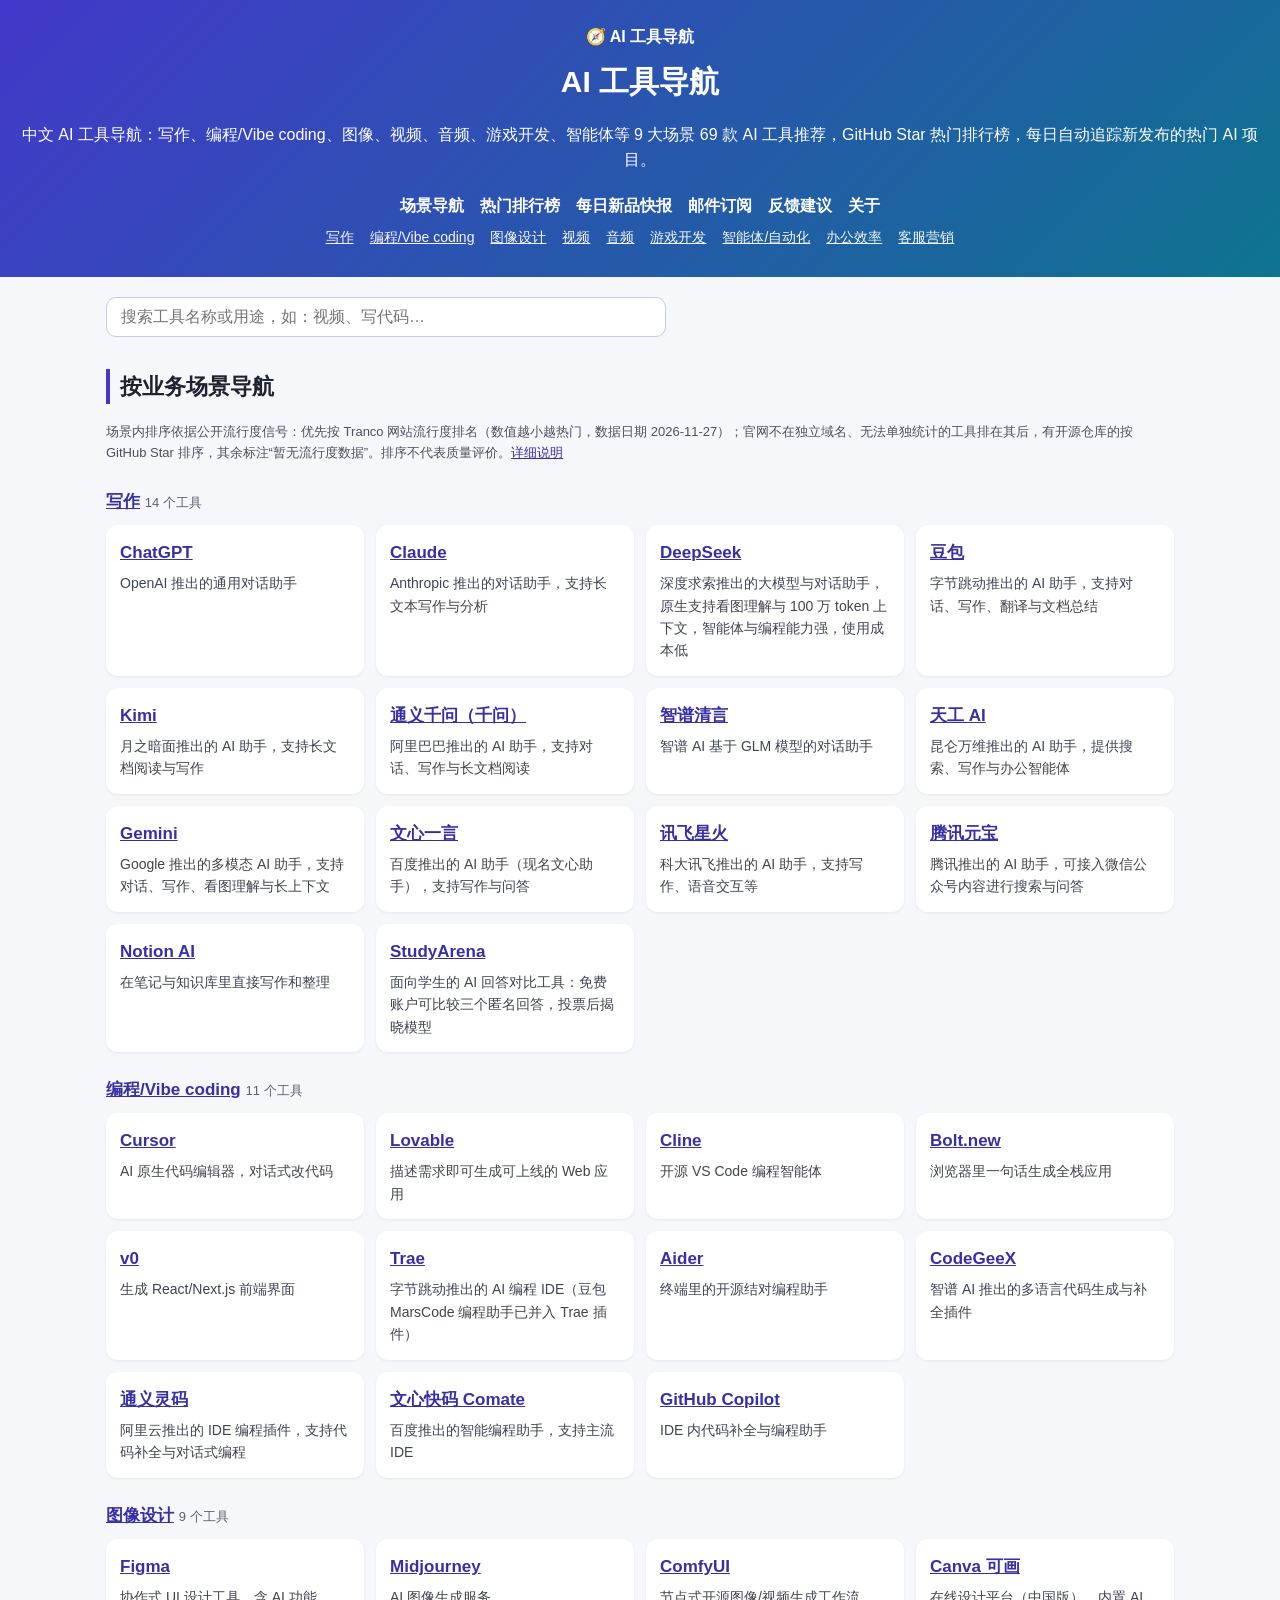
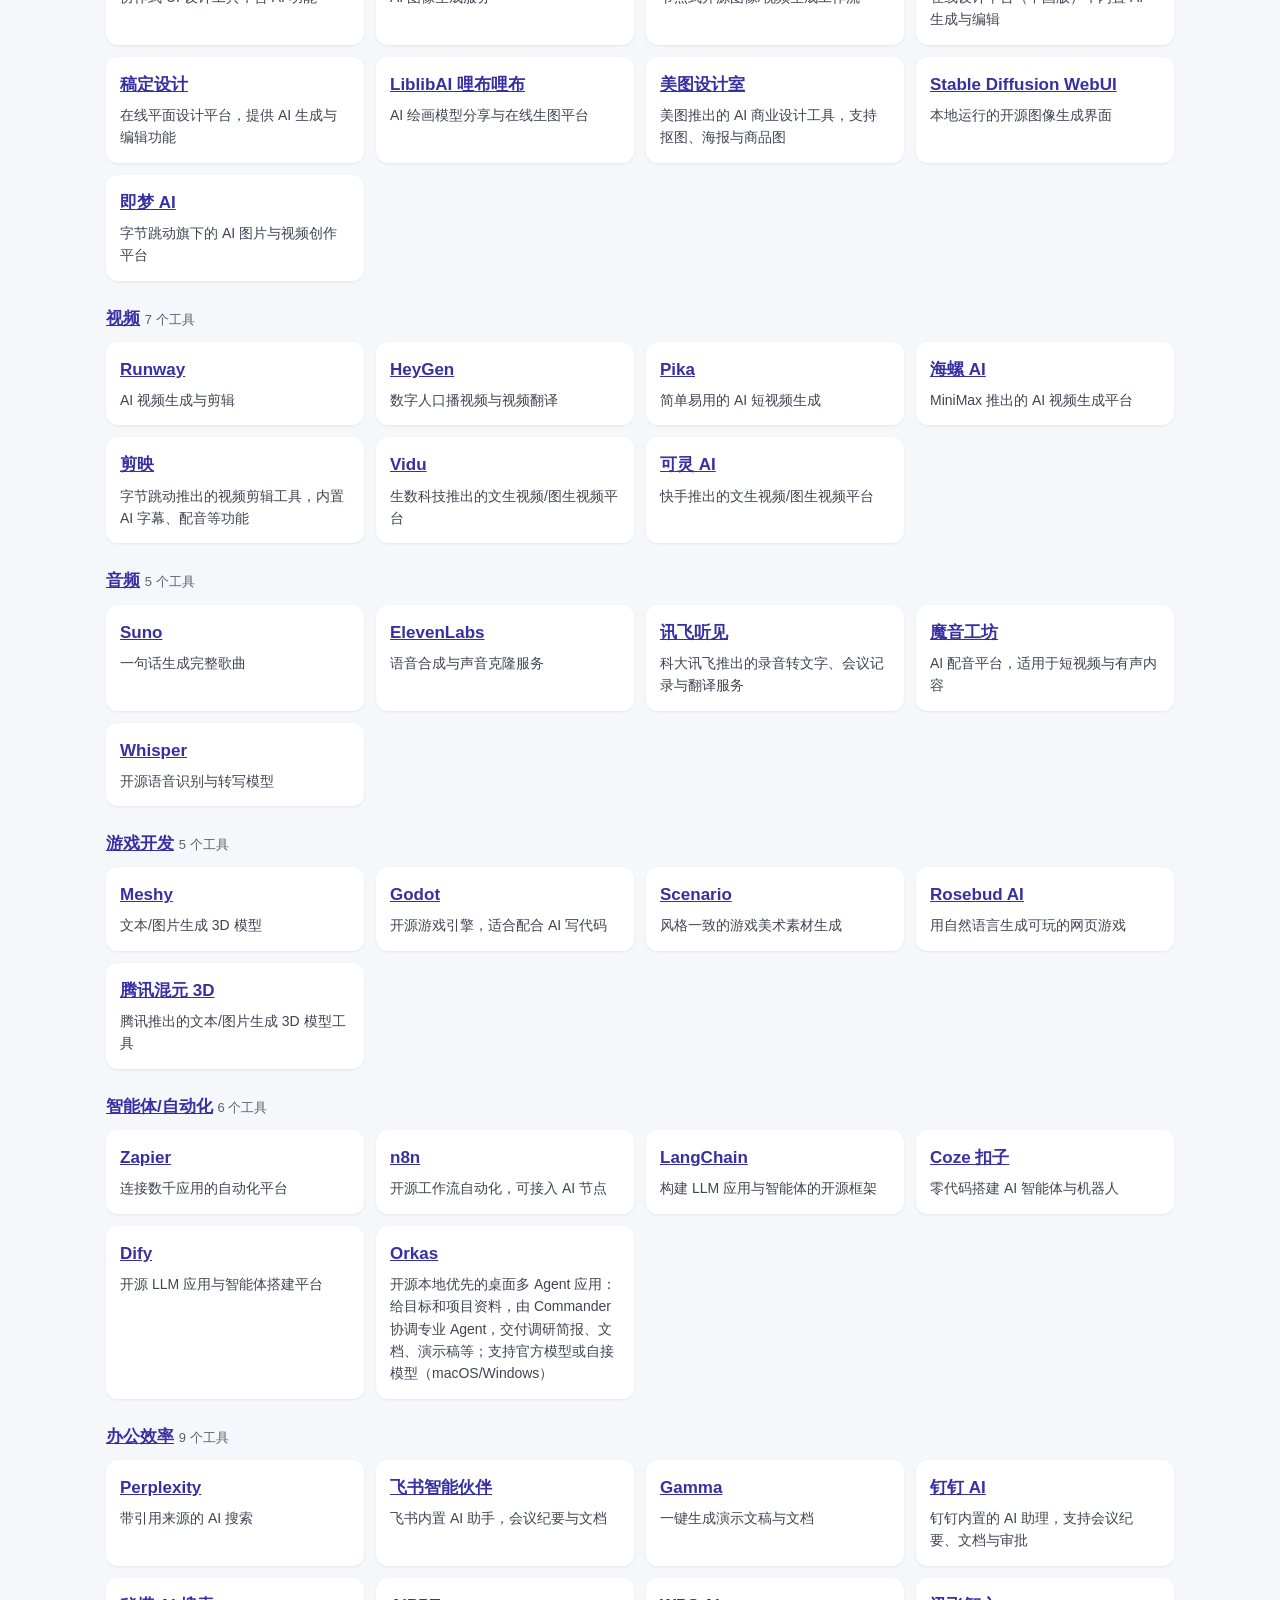
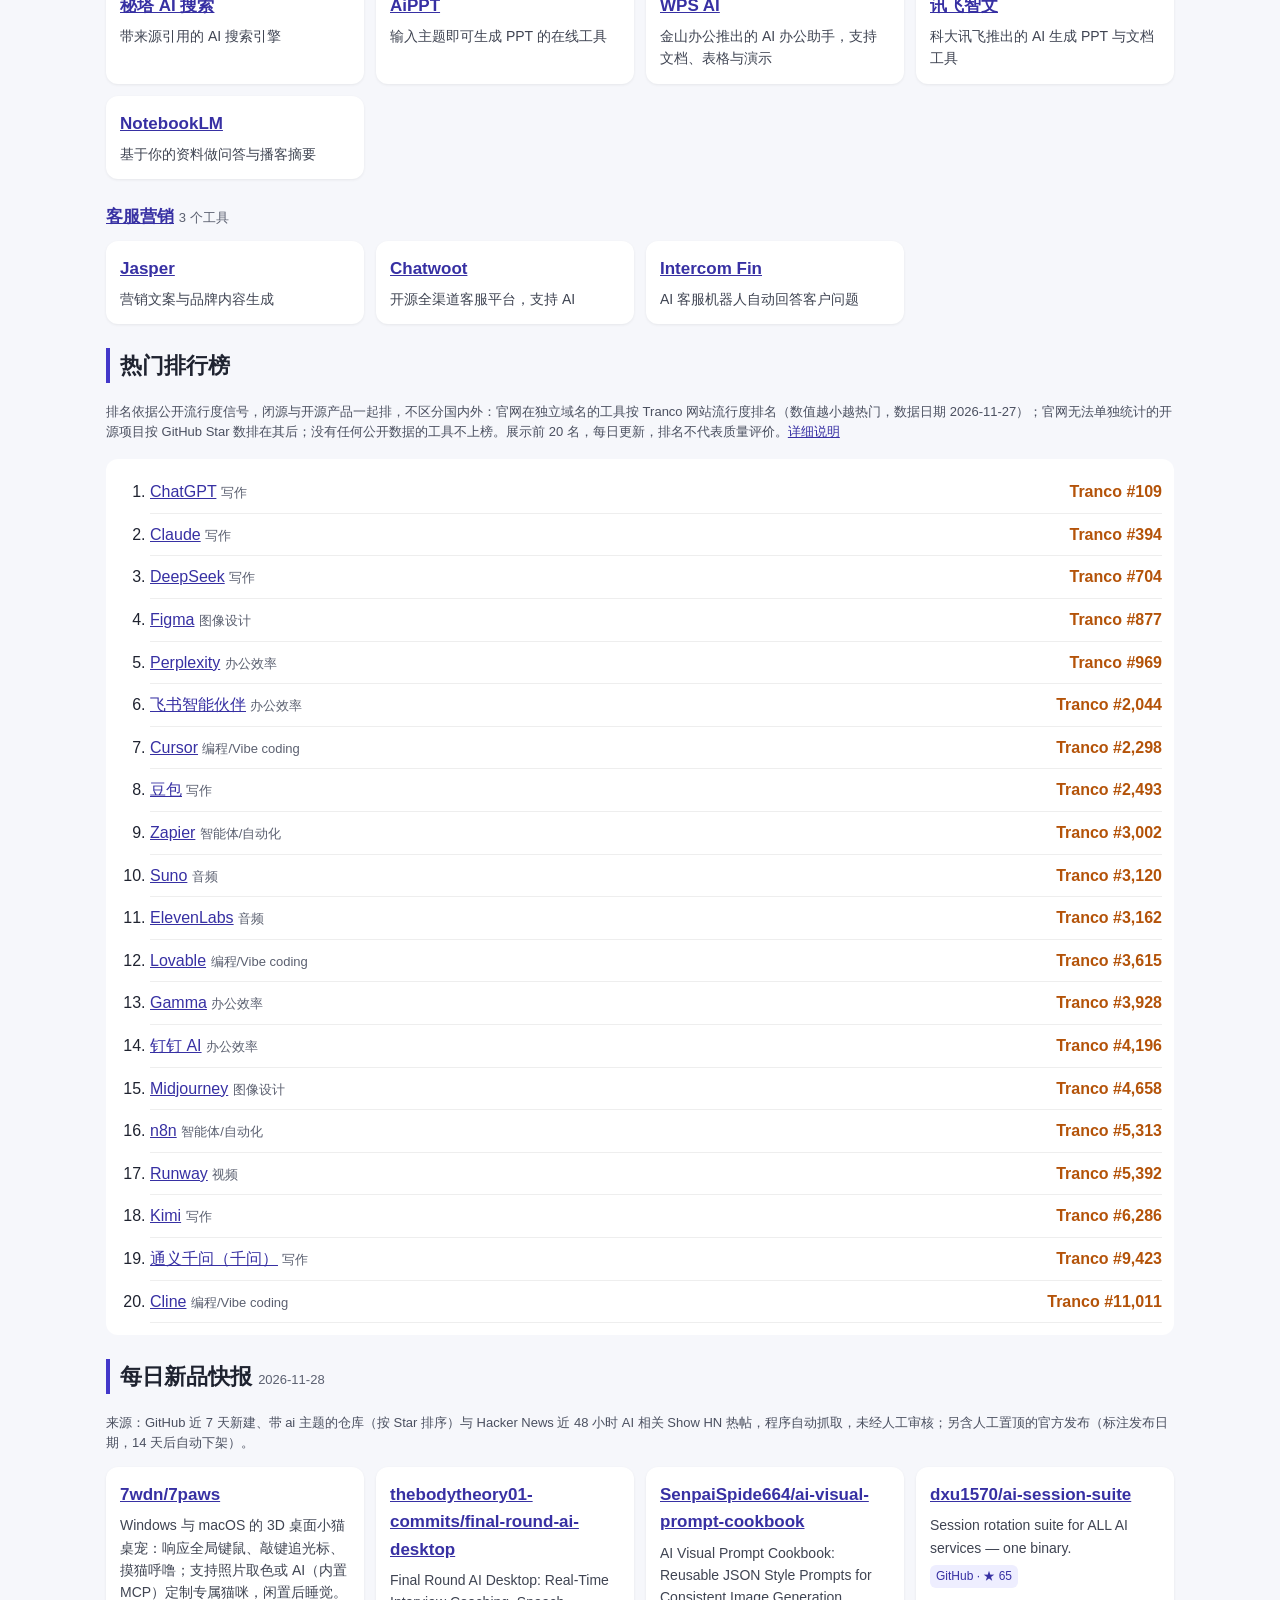
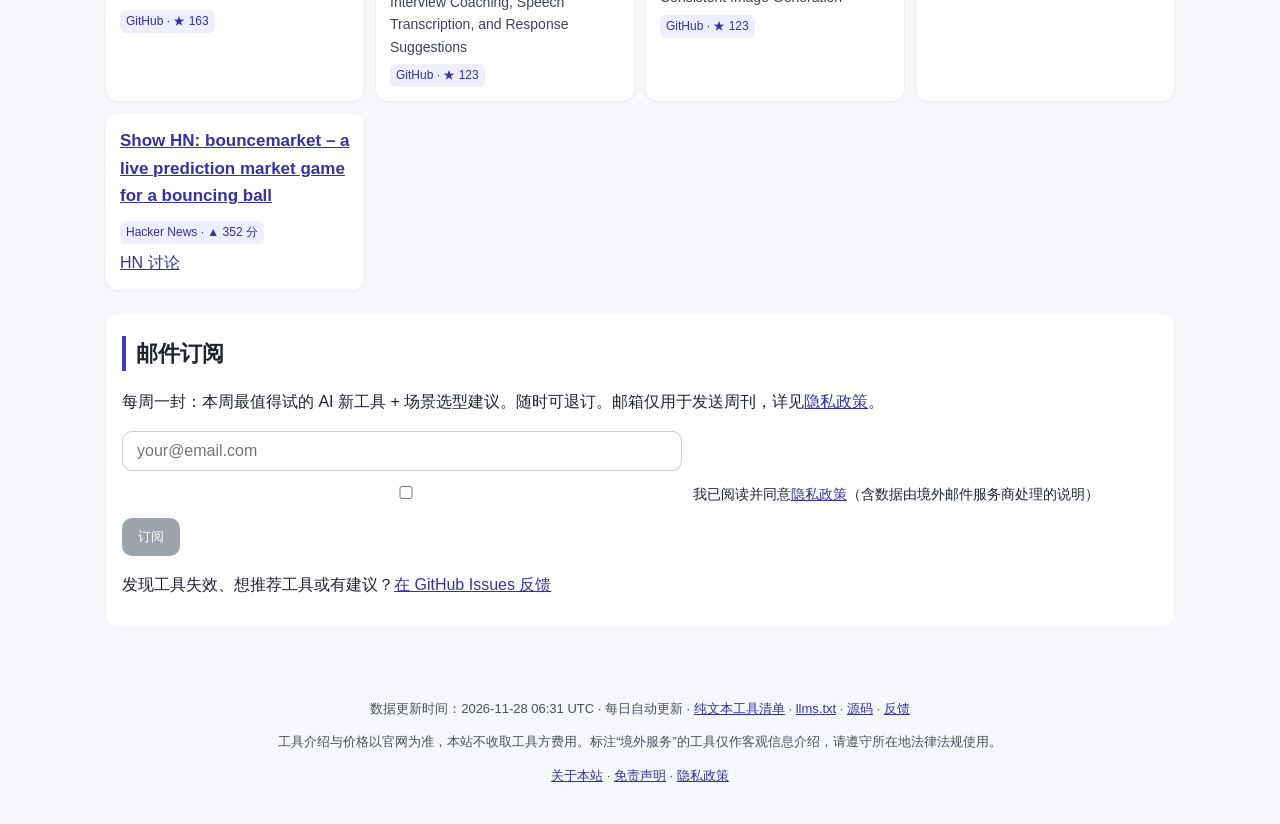
<file: index.html>
<!doctype html><html lang="zh-CN"><head><meta charset="utf-8"><meta name="viewport" content="width=device-width,initial-scale=1">
<title>AI 工具导航 | 按业务场景选 AI 工具 · 热门 AI 排行榜 · 每日新品</title><meta name="description" content="中文 AI 工具导航：写作、编程/Vibe coding、图像、视频、音频、游戏开发、智能体等 9 大场景 69 款 AI 工具推荐，GitHub Star 热门排行榜，每日自动追踪新发布的热门 AI 项目。"><meta name="keywords" content="AI工具,AI工具导航,AI工具排行榜,AI智能体,Vibe coding,AI编程工具,AI绘画,AI视频生成,AI写作,最新AI工具">
<link rel="canonical" href="https://nyxk7.github.io/ai-tools-nav/"><meta name="robots" content="index,follow"><meta name="applicable-device" content="pc,mobile">
<meta property="og:type" content="website"><meta property="og:locale" content="zh_CN"><meta property="og:site_name" content="AI 工具导航">
<meta property="og:title" content="AI 工具导航 | 按业务场景选 AI 工具 · 热门 AI 排行榜 · 每日新品"><meta property="og:description" content="中文 AI 工具导航：写作、编程/Vibe coding、图像、视频、音频、游戏开发、智能体等 9 大场景 69 款 AI 工具推荐，GitHub Star 热门排行榜，每日自动追踪新发布的热门 AI 项目。"><meta property="og:url" content="https://nyxk7.github.io/ai-tools-nav/">
<meta name="theme-color" content="#4f46e5"><link rel="icon" href="favicon.svg">
<link rel="stylesheet" href="style.css"><script type="application/ld+json">{"@context": "https://schema.org", "@type": "WebSite", "name": "AI 工具导航", "url": "https://nyxk7.github.io/ai-tools-nav/", "inLanguage": "zh-CN"}</script><script type="application/ld+json">{"@context": "https://schema.org", "@type": "ItemList", "name": "AI 工具导航", "numberOfItems": 69, "itemListElement": [{"@type": "ListItem", "position": 1, "item": {"@type": "SoftwareApplication", "name": "ChatGPT", "url": "https://chatgpt.com", "description": "OpenAI 推出的通用对话助手", "applicationCategory": "AI 工具", "offers": {"@type": "Offer", "price": "0", "priceCurrency": "CNY"}}}, {"@type": "ListItem", "position": 2, "item": {"@type": "SoftwareApplication", "name": "Claude", "url": "https://claude.ai", "description": "Anthropic 推出的对话助手，支持长文本写作与分析", "applicationCategory": "AI 工具", "offers": {"@type": "Offer", "price": "0", "priceCurrency": "CNY"}}}, {"@type": "ListItem", "position": 3, "item": {"@type": "SoftwareApplication", "name": "DeepSeek", "url": "https://www.deepseek.com", "description": "深度求索推出的大模型与对话助手，原生支持看图理解与 100 万 token 上下文，智能体与编程能力强，使用成本低", "applicationCategory": "AI 工具", "offers": {"@type": "Offer", "price": "0", "priceCurrency": "CNY"}}}, {"@type": "ListItem", "position": 4, "item": {"@type": "SoftwareApplication", "name": "豆包", "url": "https://www.doubao.com", "description": "字节跳动推出的 AI 助手，支持对话、写作、翻译与文档总结", "applicationCategory": "AI 工具", "offers": {"@type": "Offer", "price": "0", "priceCurrency": "CNY"}}}, {"@type": "ListItem", "position": 5, "item": {"@type": "SoftwareApplication", "name": "Kimi", "url": "https://www.kimi.com", "description": "月之暗面推出的 AI 助手，支持长文档阅读与写作", "applicationCategory": "AI 工具", "offers": {"@type": "Offer", "price": "0", "priceCurrency": "CNY"}}}, {"@type": "ListItem", "position": 6, "item": {"@type": "SoftwareApplication", "name": "通义千问（千问）", "url": "https://www.qianwen.com", "description": "阿里巴巴推出的 AI 助手，支持对话、写作与长文档阅读", "applicationCategory": "AI 工具", "offers": {"@type": "Offer", "price": "0", "priceCurrency": "CNY"}}}, {"@type": "ListItem", "position": 7, "item": {"@type": "SoftwareApplication", "name": "智谱清言", "url": "https://chatglm.cn", "description": "智谱 AI 基于 GLM 模型的对话助手", "applicationCategory": "AI 工具", "offers": {"@type": "Offer", "price": "0", "priceCurrency": "CNY"}}}, {"@type": "ListItem", "position": 8, "item": {"@type": "SoftwareApplication", "name": "天工 AI", "url": "https://www.tiangong.cn", "description": "昆仑万维推出的 AI 助手，提供搜索、写作与办公智能体", "applicationCategory": "AI 工具", "offers": {"@type": "Offer", "price": "0", "priceCurrency": "CNY"}}}, {"@type": "ListItem", "position": 9, "item": {"@type": "SoftwareApplication", "name": "Gemini", "url": "https://gemini.google.com", "description": "Google 推出的多模态 AI 助手，支持对话、写作、看图理解与长上下文", "applicationCategory": "AI 工具", "offers": {"@type": "Offer", "price": "0", "priceCurrency": "CNY"}}}, {"@type": "ListItem", "position": 10, "item": {"@type": "SoftwareApplication", "name": "文心一言", "url": "https://yiyan.baidu.com", "description": "百度推出的 AI 助手（现名文心助手），支持写作与问答", "applicationCategory": "AI 工具", "offers": {"@type": "Offer", "price": "0", "priceCurrency": "CNY"}}}, {"@type": "ListItem", "position": 11, "item": {"@type": "SoftwareApplication", "name": "讯飞星火", "url": "https://xinghuo.xfyun.cn", "description": "科大讯飞推出的 AI 助手，支持写作、语音交互等", "applicationCategory": "AI 工具", "offers": {"@type": "Offer", "price": "0", "priceCurrency": "CNY"}}}, {"@type": "ListItem", "position": 12, "item": {"@type": "SoftwareApplication", "name": "腾讯元宝", "url": "https://yuanbao.tencent.com", "description": "腾讯推出的 AI 助手，可接入微信公众号内容进行搜索与问答", "applicationCategory": "AI 工具", "offers": {"@type": "Offer", "price": "0", "priceCurrency": "CNY"}}}, {"@type": "ListItem", "position": 13, "item": {"@type": "SoftwareApplication", "name": "Notion AI", "url": "https://www.notion.so/product/ai", "description": "在笔记与知识库里直接写作和整理", "applicationCategory": "AI 工具"}}, {"@type": "ListItem", "position": 14, "item": {"@type": "SoftwareApplication", "name": "StudyArena", "url": "https://studyarena.com", "description": "面向学生的 AI 回答对比工具：免费账户可比较三个匿名回答，投票后揭晓模型", "applicationCategory": "AI 工具", "offers": {"@type": "Offer", "price": "0", "priceCurrency": "CNY"}}}, {"@type": "ListItem", "position": 15, "item": {"@type": "SoftwareApplication", "name": "Cursor", "url": "https://cursor.com", "description": "AI 原生代码编辑器，对话式改代码", "applicationCategory": "AI 工具", "offers": {"@type": "Offer", "price": "0", "priceCurrency": "CNY"}}}, {"@type": "ListItem", "position": 16, "item": {"@type": "SoftwareApplication", "name": "Lovable", "url": "https://lovable.dev", "description": "描述需求即可生成可上线的 Web 应用", "applicationCategory": "AI 工具", "offers": {"@type": "Offer", "price": "0", "priceCurrency": "CNY"}}}, {"@type": "ListItem", "position": 17, "item": {"@type": "SoftwareApplication", "name": "Cline", "url": "https://cline.bot", "description": "开源 VS Code 编程智能体", "applicationCategory": "AI 工具", "offers": {"@type": "Offer", "price": "0", "priceCurrency": "CNY"}}}, {"@type": "ListItem", "position": 18, "item": {"@type": "SoftwareApplication", "name": "Bolt.new", "url": "https://bolt.new", "description": "浏览器里一句话生成全栈应用", "applicationCategory": "AI 工具", "offers": {"@type": "Offer", "price": "0", "priceCurrency": "CNY"}}}, {"@type": "ListItem", "position": 19, "item": {"@type": "SoftwareApplication", "name": "v0", "url": "https://v0.dev", "description": "生成 React/Next.js 前端界面", "applicationCategory": "AI 工具", "offers": {"@type": "Offer", "price": "0", "priceCurrency": "CNY"}}}, {"@type": "ListItem", "position": 20, "item": {"@type": "SoftwareApplication", "name": "Trae", "url": "https://www.trae.cn", "description": "字节跳动推出的 AI 编程 IDE（豆包 MarsCode 编程助手已并入 Trae 插件）", "applicationCategory": "AI 工具", "offers": {"@type": "Offer", "price": "0", "priceCurrency": "CNY"}}}, {"@type": "ListItem", "position": 21, "item": {"@type": "SoftwareApplication", "name": "Aider", "url": "https://aider.chat", "description": "终端里的开源结对编程助手", "applicationCategory": "AI 工具", "offers": {"@type": "Offer", "price": "0", "priceCurrency": "CNY"}}}, {"@type": "ListItem", "position": 22, "item": {"@type": "SoftwareApplication", "name": "CodeGeeX", "url": "https://codegeex.cn", "description": "智谱 AI 推出的多语言代码生成与补全插件", "applicationCategory": "AI 工具", "offers": {"@type": "Offer", "price": "0", "priceCurrency": "CNY"}}}, {"@type": "ListItem", "position": 23, "item": {"@type": "SoftwareApplication", "name": "通义灵码", "url": "https://lingma.aliyun.com", "description": "阿里云推出的 IDE 编程插件，支持代码补全与对话式编程", "applicationCategory": "AI 工具", "offers": {"@type": "Offer", "price": "0", "priceCurrency": "CNY"}}}, {"@type": "ListItem", "position": 24, "item": {"@type": "SoftwareApplication", "name": "文心快码 Comate", "url": "https://comate.baidu.com", "description": "百度推出的智能编程助手，支持主流 IDE", "applicationCategory": "AI 工具", "offers": {"@type": "Offer", "price": "0", "priceCurrency": "CNY"}}}, {"@type": "ListItem", "position": 25, "item": {"@type": "SoftwareApplication", "name": "GitHub Copilot", "url": "https://github.com/features/copilot", "description": "IDE 内代码补全与编程助手", "applicationCategory": "AI 工具", "offers": {"@type": "Offer", "price": "0", "priceCurrency": "CNY"}}}, {"@type": "ListItem", "position": 26, "item": {"@type": "SoftwareApplication", "name": "Figma", "url": "https://www.figma.com", "description": "协作式 UI 设计工具，含 AI 功能", "applicationCategory": "AI 工具", "offers": {"@type": "Offer", "price": "0", "priceCurrency": "CNY"}}}, {"@type": "ListItem", "position": 27, "item": {"@type": "SoftwareApplication", "name": "Midjourney", "url": "https://www.midjourney.com", "description": "AI 图像生成服务", "applicationCategory": "AI 工具"}}, {"@type": "ListItem", "position": 28, "item": {"@type": "SoftwareApplication", "name": "ComfyUI", "url": "https://www.comfy.org", "description": "节点式开源图像/视频生成工作流", "applicationCategory": "AI 工具", "offers": {"@type": "Offer", "price": "0", "priceCurrency": "CNY"}}}, {"@type": "ListItem", "position": 29, "item": {"@type": "SoftwareApplication", "name": "Canva 可画", "url": "https://www.canva.cn", "description": "在线设计平台（中国版），内置 AI 生成与编辑", "applicationCategory": "AI 工具", "offers": {"@type": "Offer", "price": "0", "priceCurrency": "CNY"}}}, {"@type": "ListItem", "position": 30, "item": {"@type": "SoftwareApplication", "name": "稿定设计", "url": "https://www.gaoding.com", "description": "在线平面设计平台，提供 AI 生成与编辑功能", "applicationCategory": "AI 工具", "offers": {"@type": "Offer", "price": "0", "priceCurrency": "CNY"}}}, {"@type": "ListItem", "position": 31, "item": {"@type": "SoftwareApplication", "name": "LiblibAI 哩布哩布", "url": "https://www.liblib.art", "description": "AI 绘画模型分享与在线生图平台", "applicationCategory": "AI 工具", "offers": {"@type": "Offer", "price": "0", "priceCurrency": "CNY"}}}, {"@type": "ListItem", "position": 32, "item": {"@type": "SoftwareApplication", "name": "美图设计室", "url": "https://www.x-design.com", "description": "美图推出的 AI 商业设计工具，支持抠图、海报与商品图", "applicationCategory": "AI 工具", "offers": {"@type": "Offer", "price": "0", "priceCurrency": "CNY"}}}, {"@type": "ListItem", "position": 33, "item": {"@type": "SoftwareApplication", "name": "Stable Diffusion WebUI", "url": "https://github.com/AUTOMATIC1111/stable-diffusion-webui", "description": "本地运行的开源图像生成界面", "applicationCategory": "AI 工具", "offers": {"@type": "Offer", "price": "0", "priceCurrency": "CNY"}}}, {"@type": "ListItem", "position": 34, "item": {"@type": "SoftwareApplication", "name": "即梦 AI", "url": "https://jimeng.jianying.com", "description": "字节跳动旗下的 AI 图片与视频创作平台", "applicationCategory": "AI 工具", "offers": {"@type": "Offer", "price": "0", "priceCurrency": "CNY"}}}, {"@type": "ListItem", "position": 35, "item": {"@type": "SoftwareApplication", "name": "Runway", "url": "https://runwayml.com", "description": "AI 视频生成与剪辑", "applicationCategory": "AI 工具", "offers": {"@type": "Offer", "price": "0", "priceCurrency": "CNY"}}}, {"@type": "ListItem", "position": 36, "item": {"@type": "SoftwareApplication", "name": "HeyGen", "url": "https://www.heygen.com", "description": "数字人口播视频与视频翻译", "applicationCategory": "AI 工具", "offers": {"@type": "Offer", "price": "0", "priceCurrency": "CNY"}}}, {"@type": "ListItem", "position": 37, "item": {"@type": "SoftwareApplication", "name": "Pika", "url": "https://pika.art", "description": "简单易用的 AI 短视频生成", "applicationCategory": "AI 工具", "offers": {"@type": "Offer", "price": "0", "priceCurrency": "CNY"}}}, {"@type": "ListItem", "position": 38, "item": {"@type": "SoftwareApplication", "name": "海螺 AI", "url": "https://hailuoai.com", "description": "MiniMax 推出的 AI 视频生成平台", "applicationCategory": "AI 工具", "offers": {"@type": "Offer", "price": "0", "priceCurrency": "CNY"}}}, {"@type": "ListItem", "position": 39, "item": {"@type": "SoftwareApplication", "name": "剪映", "url": "https://www.capcut.cn", "description": "字节跳动推出的视频剪辑工具，内置 AI 字幕、配音等功能", "applicationCategory": "AI 工具", "offers": {"@type": "Offer", "price": "0", "priceCurrency": "CNY"}}}, {"@type": "ListItem", "position": 40, "item": {"@type": "SoftwareApplication", "name": "Vidu", "url": "https://www.vidu.cn", "description": "生数科技推出的文生视频/图生视频平台", "applicationCategory": "AI 工具", "offers": {"@type": "Offer", "price": "0", "priceCurrency": "CNY"}}}, {"@type": "ListItem", "position": 41, "item": {"@type": "SoftwareApplication", "name": "可灵 AI", "url": "https://klingai.kuaishou.com", "description": "快手推出的文生视频/图生视频平台", "applicationCategory": "AI 工具", "offers": {"@type": "Offer", "price": "0", "priceCurrency": "CNY"}}}, {"@type": "ListItem", "position": 42, "item": {"@type": "SoftwareApplication", "name": "Suno", "url": "https://suno.com", "description": "一句话生成完整歌曲", "applicationCategory": "AI 工具", "offers": {"@type": "Offer", "price": "0", "priceCurrency": "CNY"}}}, {"@type": "ListItem", "position": 43, "item": {"@type": "SoftwareApplication", "name": "ElevenLabs", "url": "https://elevenlabs.io", "description": "语音合成与声音克隆服务", "applicationCategory": "AI 工具", "offers": {"@type": "Offer", "price": "0", "priceCurrency": "CNY"}}}, {"@type": "ListItem", "position": 44, "item": {"@type": "SoftwareApplication", "name": "讯飞听见", "url": "https://www.iflyrec.com", "description": "科大讯飞推出的录音转文字、会议记录与翻译服务", "applicationCategory": "AI 工具", "offers": {"@type": "Offer", "price": "0", "priceCurrency": "CNY"}}}, {"@type": "ListItem", "position": 45, "item": {"@type": "SoftwareApplication", "name": "魔音工坊", "url": "https://www.moyin.com", "description": "AI 配音平台，适用于短视频与有声内容", "applicationCategory": "AI 工具", "offers": {"@type": "Offer", "price": "0", "priceCurrency": "CNY"}}}, {"@type": "ListItem", "position": 46, "item": {"@type": "SoftwareApplication", "name": "Whisper", "url": "https://github.com/openai/whisper", "description": "开源语音识别与转写模型", "applicationCategory": "AI 工具", "offers": {"@type": "Offer", "price": "0", "priceCurrency": "CNY"}}}, {"@type": "ListItem", "position": 47, "item": {"@type": "SoftwareApplication", "name": "Meshy", "url": "https://www.meshy.ai", "description": "文本/图片生成 3D 模型", "applicationCategory": "AI 工具", "offers": {"@type": "Offer", "price": "0", "priceCurrency": "CNY"}}}, {"@type": "ListItem", "position": 48, "item": {"@type": "SoftwareApplication", "name": "Godot", "url": "https://godotengine.org", "description": "开源游戏引擎，适合配合 AI 写代码", "applicationCategory": "AI 工具", "offers": {"@type": "Offer", "price": "0", "priceCurrency": "CNY"}}}, {"@type": "ListItem", "position": 49, "item": {"@type": "SoftwareApplication", "name": "Scenario", "url": "https://www.scenario.com", "description": "风格一致的游戏美术素材生成", "applicationCategory": "AI 工具"}}, {"@type": "ListItem", "position": 50, "item": {"@type": "SoftwareApplication", "name": "Rosebud AI", "url": "https://rosebud.ai", "description": "用自然语言生成可玩的网页游戏", "applicationCategory": "AI 工具", "offers": {"@type": "Offer", "price": "0", "priceCurrency": "CNY"}}}, {"@type": "ListItem", "position": 51, "item": {"@type": "SoftwareApplication", "name": "腾讯混元 3D", "url": "https://3d.hunyuan.tencent.com", "description": "腾讯推出的文本/图片生成 3D 模型工具", "applicationCategory": "AI 工具", "offers": {"@type": "Offer", "price": "0", "priceCurrency": "CNY"}}}, {"@type": "ListItem", "position": 52, "item": {"@type": "SoftwareApplication", "name": "Zapier", "url": "https://zapier.com", "description": "连接数千应用的自动化平台", "applicationCategory": "AI 工具", "offers": {"@type": "Offer", "price": "0", "priceCurrency": "CNY"}}}, {"@type": "ListItem", "position": 53, "item": {"@type": "SoftwareApplication", "name": "n8n", "url": "https://n8n.io", "description": "开源工作流自动化，可接入 AI 节点", "applicationCategory": "AI 工具"}}, {"@type": "ListItem", "position": 54, "item": {"@type": "SoftwareApplication", "name": "LangChain", "url": "https://www.langchain.com", "description": "构建 LLM 应用与智能体的开源框架", "applicationCategory": "AI 工具", "offers": {"@type": "Offer", "price": "0", "priceCurrency": "CNY"}}}, {"@type": "ListItem", "position": 55, "item": {"@type": "SoftwareApplication", "name": "Coze 扣子", "url": "https://www.coze.cn", "description": "零代码搭建 AI 智能体与机器人", "applicationCategory": "AI 工具", "offers": {"@type": "Offer", "price": "0", "priceCurrency": "CNY"}}}, {"@type": "ListItem", "position": 56, "item": {"@type": "SoftwareApplication", "name": "Dify", "url": "https://dify.ai", "description": "开源 LLM 应用与智能体搭建平台", "applicationCategory": "AI 工具"}}, {"@type": "ListItem", "position": 57, "item": {"@type": "SoftwareApplication", "name": "Orkas", "url": "https://orkas.ai", "description": "开源本地优先的桌面多 Agent 应用：给目标和项目资料，由 Commander 协调专业 Agent，交付调研简报、文档、演示稿等；支持官方模型或自接模型（macOS/Windows）", "applicationCategory": "AI 工具", "offers": {"@type": "Offer", "price": "0", "priceCurrency": "CNY"}}}, {"@type": "ListItem", "position": 58, "item": {"@type": "SoftwareApplication", "name": "Perplexity", "url": "https://www.perplexity.ai", "description": "带引用来源的 AI 搜索", "applicationCategory": "AI 工具", "offers": {"@type": "Offer", "price": "0", "priceCurrency": "CNY"}}}, {"@type": "ListItem", "position": 59, "item": {"@type": "SoftwareApplication", "name": "飞书智能伙伴", "url": "https://www.feishu.cn", "description": "飞书内置 AI 助手，会议纪要与文档", "applicationCategory": "AI 工具"}}, {"@type": "ListItem", "position": 60, "item": {"@type": "SoftwareApplication", "name": "Gamma", "url": "https://gamma.app", "description": "一键生成演示文稿与文档", "applicationCategory": "AI 工具", "offers": {"@type": "Offer", "price": "0", "priceCurrency": "CNY"}}}, {"@type": "ListItem", "position": 61, "item": {"@type": "SoftwareApplication", "name": "钉钉 AI", "url": "https://www.dingtalk.com", "description": "钉钉内置的 AI 助理，支持会议纪要、文档与审批", "applicationCategory": "AI 工具", "offers": {"@type": "Offer", "price": "0", "priceCurrency": "CNY"}}}, {"@type": "ListItem", "position": 62, "item": {"@type": "SoftwareApplication", "name": "秘塔 AI 搜索", "url": "https://metaso.cn", "description": "带来源引用的 AI 搜索引擎", "applicationCategory": "AI 工具", "offers": {"@type": "Offer", "price": "0", "priceCurrency": "CNY"}}}, {"@type": "ListItem", "position": 63, "item": {"@type": "SoftwareApplication", "name": "AiPPT", "url": "https://www.aippt.cn", "description": "输入主题即可生成 PPT 的在线工具", "applicationCategory": "AI 工具", "offers": {"@type": "Offer", "price": "0", "priceCurrency": "CNY"}}}, {"@type": "ListItem", "position": 64, "item": {"@type": "SoftwareApplication", "name": "WPS AI", "url": "https://ai.wps.cn", "description": "金山办公推出的 AI 办公助手，支持文档、表格与演示", "applicationCategory": "AI 工具", "offers": {"@type": "Offer", "price": "0", "priceCurrency": "CNY"}}}, {"@type": "ListItem", "position": 65, "item": {"@type": "SoftwareApplication", "name": "讯飞智文", "url": "https://zhiwen.xfyun.cn", "description": "科大讯飞推出的 AI 生成 PPT 与文档工具", "applicationCategory": "AI 工具", "offers": {"@type": "Offer", "price": "0", "priceCurrency": "CNY"}}}, {"@type": "ListItem", "position": 66, "item": {"@type": "SoftwareApplication", "name": "NotebookLM", "url": "https://notebooklm.google.com", "description": "基于你的资料做问答与播客摘要", "applicationCategory": "AI 工具", "offers": {"@type": "Offer", "price": "0", "priceCurrency": "CNY"}}}, {"@type": "ListItem", "position": 67, "item": {"@type": "SoftwareApplication", "name": "Jasper", "url": "https://www.jasper.ai", "description": "营销文案与品牌内容生成", "applicationCategory": "AI 工具"}}, {"@type": "ListItem", "position": 68, "item": {"@type": "SoftwareApplication", "name": "Chatwoot", "url": "https://www.chatwoot.com", "description": "开源全渠道客服平台，支持 AI", "applicationCategory": "AI 工具"}}, {"@type": "ListItem", "position": 69, "item": {"@type": "SoftwareApplication", "name": "Intercom Fin", "url": "https://www.intercom.com/fin", "description": "AI 客服机器人自动回答客户问题", "applicationCategory": "AI 工具"}}]}</script></head><body>
<a class="skip" href="#main">跳到正文</a>
<header><p class="logo"><a href="">🧭 AI 工具导航</a></p><h1>AI 工具导航</h1><p>中文 AI 工具导航：写作、编程/Vibe coding、图像、视频、音频、游戏开发、智能体等 9 大场景 69 款 AI 工具推荐，GitHub Star 热门排行榜，每日自动追踪新发布的热门 AI 项目。</p>
<nav aria-label="主导航"><a href="#scenes">场景导航</a><a href="#rank">热门排行榜</a><a href="#daily">每日新品快报</a><a href="#subscribe">邮件订阅</a><a href="https://github.com/NyxK7/ai-tools-nav/issues/new/choose" target="_blank" rel="noopener">反馈建议</a><a href="about.html">关于</a></nav>
<nav class="scn" aria-label="业务场景"><a href="s/writing.html">写作</a><a href="s/coding.html">编程/Vibe coding</a><a href="s/image.html">图像设计</a><a href="s/video.html">视频</a><a href="s/audio.html">音频</a><a href="s/gamedev.html">游戏开发</a><a href="s/agents.html">智能体/自动化</a><a href="s/productivity.html">办公效率</a><a href="s/marketing.html">客服营销</a></nav></header>
<main id="main"><div class="search"><label for="q" class="sr">搜索工具</label><input id="q" type="search" placeholder="搜索工具名称或用途，如：视频、写代码…"></div>
<section id="scenes" aria-labelledby="h-scenes"><h2 id="h-scenes">按业务场景导航</h2><p class="note">场景内排序依据公开流行度信号：优先按 Tranco 网站流行度排名（数值越小越热门，数据日期 2026-11-27）；官网不在独立域名、无法单独统计的工具排在其后，有开源仓库的按 GitHub Star 排序，其余标注“暂无流行度数据”。排序不代表质量评价。<a href="about.html#rank-method">详细说明</a></p><section class="scene" id="writing" aria-labelledby="h-writing"><h3 id="h-writing"><a href="s/writing.html">写作</a> <small>14 个工具</small></h3><ul class="grid"><li class="card" data-k="chatgpt openai 推出的通用对话助手"><h3><a href="https://chatgpt.com" target="_blank" rel="noopener">ChatGPT</a></h3><p>OpenAI 推出的通用对话助手</p></li><li class="card" data-k="claude anthropic 推出的对话助手，支持长文本写作与分析"><h3><a href="https://claude.ai" target="_blank" rel="noopener">Claude</a></h3><p>Anthropic 推出的对话助手，支持长文本写作与分析</p></li><li class="card" data-k="deepseek 深度求索推出的大模型与对话助手，原生支持看图理解与 100 万 token 上下文，智能体与编程能力强，使用成本低"><h3><a href="https://www.deepseek.com" target="_blank" rel="noopener">DeepSeek</a></h3><p>深度求索推出的大模型与对话助手，原生支持看图理解与 100 万 token 上下文，智能体与编程能力强，使用成本低</p></li><li class="card" data-k="豆包 字节跳动推出的 ai 助手，支持对话、写作、翻译与文档总结"><h3><a href="https://www.doubao.com" target="_blank" rel="noopener">豆包</a></h3><p>字节跳动推出的 AI 助手，支持对话、写作、翻译与文档总结</p></li><li class="card" data-k="kimi 月之暗面推出的 ai 助手，支持长文档阅读与写作"><h3><a href="https://www.kimi.com" target="_blank" rel="noopener">Kimi</a></h3><p>月之暗面推出的 AI 助手，支持长文档阅读与写作</p></li><li class="card" data-k="通义千问（千问） 阿里巴巴推出的 ai 助手，支持对话、写作与长文档阅读"><h3><a href="https://www.qianwen.com" target="_blank" rel="noopener">通义千问（千问）</a></h3><p>阿里巴巴推出的 AI 助手，支持对话、写作与长文档阅读</p></li><li class="card" data-k="智谱清言 智谱 ai 基于 glm 模型的对话助手"><h3><a href="https://chatglm.cn" target="_blank" rel="noopener">智谱清言</a></h3><p>智谱 AI 基于 GLM 模型的对话助手</p></li><li class="card" data-k="天工 ai 昆仑万维推出的 ai 助手，提供搜索、写作与办公智能体"><h3><a href="https://www.tiangong.cn" target="_blank" rel="noopener">天工 AI</a></h3><p>昆仑万维推出的 AI 助手，提供搜索、写作与办公智能体</p></li><li class="card" data-k="gemini google 推出的多模态 ai 助手，支持对话、写作、看图理解与长上下文"><h3><a href="https://gemini.google.com" target="_blank" rel="noopener">Gemini</a></h3><p>Google 推出的多模态 AI 助手，支持对话、写作、看图理解与长上下文</p></li><li class="card" data-k="文心一言 百度推出的 ai 助手（现名文心助手），支持写作与问答"><h3><a href="https://yiyan.baidu.com" target="_blank" rel="noopener">文心一言</a></h3><p>百度推出的 AI 助手（现名文心助手），支持写作与问答</p></li><li class="card" data-k="讯飞星火 科大讯飞推出的 ai 助手，支持写作、语音交互等"><h3><a href="https://xinghuo.xfyun.cn" target="_blank" rel="noopener">讯飞星火</a></h3><p>科大讯飞推出的 AI 助手，支持写作、语音交互等</p></li><li class="card" data-k="腾讯元宝 腾讯推出的 ai 助手，可接入微信公众号内容进行搜索与问答"><h3><a href="https://yuanbao.tencent.com" target="_blank" rel="noopener">腾讯元宝</a></h3><p>腾讯推出的 AI 助手，可接入微信公众号内容进行搜索与问答</p></li><li class="card" data-k="notion ai 在笔记与知识库里直接写作和整理"><h3><a href="https://www.notion.so/product/ai" target="_blank" rel="noopener">Notion AI</a></h3><p>在笔记与知识库里直接写作和整理</p></li><li class="card" data-k="studyarena 面向学生的 ai 回答对比工具：免费账户可比较三个匿名回答，投票后揭晓模型"><h3><a href="https://studyarena.com" target="_blank" rel="noopener">StudyArena</a></h3><p>面向学生的 AI 回答对比工具：免费账户可比较三个匿名回答，投票后揭晓模型</p></li></ul></section><section class="scene" id="coding" aria-labelledby="h-coding"><h3 id="h-coding"><a href="s/coding.html">编程/Vibe coding</a> <small>11 个工具</small></h3><ul class="grid"><li class="card" data-k="cursor ai 原生代码编辑器，对话式改代码"><h3><a href="https://cursor.com" target="_blank" rel="noopener">Cursor</a></h3><p>AI 原生代码编辑器，对话式改代码</p></li><li class="card" data-k="lovable 描述需求即可生成可上线的 web 应用"><h3><a href="https://lovable.dev" target="_blank" rel="noopener">Lovable</a></h3><p>描述需求即可生成可上线的 Web 应用</p></li><li class="card" data-k="cline 开源 vs code 编程智能体"><h3><a href="https://cline.bot" target="_blank" rel="noopener">Cline</a></h3><p>开源 VS Code 编程智能体</p></li><li class="card" data-k="bolt.new 浏览器里一句话生成全栈应用"><h3><a href="https://bolt.new" target="_blank" rel="noopener">Bolt.new</a></h3><p>浏览器里一句话生成全栈应用</p></li><li class="card" data-k="v0 生成 react/next.js 前端界面"><h3><a href="https://v0.dev" target="_blank" rel="noopener">v0</a></h3><p>生成 React/Next.js 前端界面</p></li><li class="card" data-k="trae 字节跳动推出的 ai 编程 ide（豆包 marscode 编程助手已并入 trae 插件）"><h3><a href="https://www.trae.cn" target="_blank" rel="noopener">Trae</a></h3><p>字节跳动推出的 AI 编程 IDE（豆包 MarsCode 编程助手已并入 Trae 插件）</p></li><li class="card" data-k="aider 终端里的开源结对编程助手"><h3><a href="https://aider.chat" target="_blank" rel="noopener">Aider</a></h3><p>终端里的开源结对编程助手</p></li><li class="card" data-k="codegeex 智谱 ai 推出的多语言代码生成与补全插件"><h3><a href="https://codegeex.cn" target="_blank" rel="noopener">CodeGeeX</a></h3><p>智谱 AI 推出的多语言代码生成与补全插件</p></li><li class="card" data-k="通义灵码 阿里云推出的 ide 编程插件，支持代码补全与对话式编程"><h3><a href="https://lingma.aliyun.com" target="_blank" rel="noopener">通义灵码</a></h3><p>阿里云推出的 IDE 编程插件，支持代码补全与对话式编程</p></li><li class="card" data-k="文心快码 comate 百度推出的智能编程助手，支持主流 ide"><h3><a href="https://comate.baidu.com" target="_blank" rel="noopener">文心快码 Comate</a></h3><p>百度推出的智能编程助手，支持主流 IDE</p></li><li class="card" data-k="github copilot ide 内代码补全与编程助手"><h3><a href="https://github.com/features/copilot" target="_blank" rel="noopener">GitHub Copilot</a></h3><p>IDE 内代码补全与编程助手</p></li></ul></section><section class="scene" id="image" aria-labelledby="h-image"><h3 id="h-image"><a href="s/image.html">图像设计</a> <small>9 个工具</small></h3><ul class="grid"><li class="card" data-k="figma 协作式 ui 设计工具，含 ai 功能"><h3><a href="https://www.figma.com" target="_blank" rel="noopener">Figma</a></h3><p>协作式 UI 设计工具，含 AI 功能</p></li><li class="card" data-k="midjourney ai 图像生成服务"><h3><a href="https://www.midjourney.com" target="_blank" rel="noopener">Midjourney</a></h3><p>AI 图像生成服务</p></li><li class="card" data-k="comfyui 节点式开源图像/视频生成工作流"><h3><a href="https://www.comfy.org" target="_blank" rel="noopener">ComfyUI</a></h3><p>节点式开源图像/视频生成工作流</p></li><li class="card" data-k="canva 可画 在线设计平台（中国版），内置 ai 生成与编辑"><h3><a href="https://www.canva.cn" target="_blank" rel="noopener">Canva 可画</a></h3><p>在线设计平台（中国版），内置 AI 生成与编辑</p></li><li class="card" data-k="稿定设计 在线平面设计平台，提供 ai 生成与编辑功能"><h3><a href="https://www.gaoding.com" target="_blank" rel="noopener">稿定设计</a></h3><p>在线平面设计平台，提供 AI 生成与编辑功能</p></li><li class="card" data-k="liblibai 哩布哩布 ai 绘画模型分享与在线生图平台"><h3><a href="https://www.liblib.art" target="_blank" rel="noopener">LiblibAI 哩布哩布</a></h3><p>AI 绘画模型分享与在线生图平台</p></li><li class="card" data-k="美图设计室 美图推出的 ai 商业设计工具，支持抠图、海报与商品图"><h3><a href="https://www.x-design.com" target="_blank" rel="noopener">美图设计室</a></h3><p>美图推出的 AI 商业设计工具，支持抠图、海报与商品图</p></li><li class="card" data-k="stable diffusion webui 本地运行的开源图像生成界面"><h3><a href="https://github.com/AUTOMATIC1111/stable-diffusion-webui" target="_blank" rel="noopener">Stable Diffusion WebUI</a></h3><p>本地运行的开源图像生成界面</p></li><li class="card" data-k="即梦 ai 字节跳动旗下的 ai 图片与视频创作平台"><h3><a href="https://jimeng.jianying.com" target="_blank" rel="noopener">即梦 AI</a></h3><p>字节跳动旗下的 AI 图片与视频创作平台</p></li></ul></section><section class="scene" id="video" aria-labelledby="h-video"><h3 id="h-video"><a href="s/video.html">视频</a> <small>7 个工具</small></h3><ul class="grid"><li class="card" data-k="runway ai 视频生成与剪辑"><h3><a href="https://runwayml.com" target="_blank" rel="noopener">Runway</a></h3><p>AI 视频生成与剪辑</p></li><li class="card" data-k="heygen 数字人口播视频与视频翻译"><h3><a href="https://www.heygen.com" target="_blank" rel="noopener">HeyGen</a></h3><p>数字人口播视频与视频翻译</p></li><li class="card" data-k="pika 简单易用的 ai 短视频生成"><h3><a href="https://pika.art" target="_blank" rel="noopener">Pika</a></h3><p>简单易用的 AI 短视频生成</p></li><li class="card" data-k="海螺 ai minimax 推出的 ai 视频生成平台"><h3><a href="https://hailuoai.com" target="_blank" rel="noopener">海螺 AI</a></h3><p>MiniMax 推出的 AI 视频生成平台</p></li><li class="card" data-k="剪映 字节跳动推出的视频剪辑工具，内置 ai 字幕、配音等功能"><h3><a href="https://www.capcut.cn" target="_blank" rel="noopener">剪映</a></h3><p>字节跳动推出的视频剪辑工具，内置 AI 字幕、配音等功能</p></li><li class="card" data-k="vidu 生数科技推出的文生视频/图生视频平台"><h3><a href="https://www.vidu.cn" target="_blank" rel="noopener">Vidu</a></h3><p>生数科技推出的文生视频/图生视频平台</p></li><li class="card" data-k="可灵 ai 快手推出的文生视频/图生视频平台"><h3><a href="https://klingai.kuaishou.com" target="_blank" rel="noopener">可灵 AI</a></h3><p>快手推出的文生视频/图生视频平台</p></li></ul></section><section class="scene" id="audio" aria-labelledby="h-audio"><h3 id="h-audio"><a href="s/audio.html">音频</a> <small>5 个工具</small></h3><ul class="grid"><li class="card" data-k="suno 一句话生成完整歌曲"><h3><a href="https://suno.com" target="_blank" rel="noopener">Suno</a></h3><p>一句话生成完整歌曲</p></li><li class="card" data-k="elevenlabs 语音合成与声音克隆服务"><h3><a href="https://elevenlabs.io" target="_blank" rel="noopener">ElevenLabs</a></h3><p>语音合成与声音克隆服务</p></li><li class="card" data-k="讯飞听见 科大讯飞推出的录音转文字、会议记录与翻译服务"><h3><a href="https://www.iflyrec.com" target="_blank" rel="noopener">讯飞听见</a></h3><p>科大讯飞推出的录音转文字、会议记录与翻译服务</p></li><li class="card" data-k="魔音工坊 ai 配音平台，适用于短视频与有声内容"><h3><a href="https://www.moyin.com" target="_blank" rel="noopener">魔音工坊</a></h3><p>AI 配音平台，适用于短视频与有声内容</p></li><li class="card" data-k="whisper 开源语音识别与转写模型"><h3><a href="https://github.com/openai/whisper" target="_blank" rel="noopener">Whisper</a></h3><p>开源语音识别与转写模型</p></li></ul></section><section class="scene" id="gamedev" aria-labelledby="h-gamedev"><h3 id="h-gamedev"><a href="s/gamedev.html">游戏开发</a> <small>5 个工具</small></h3><ul class="grid"><li class="card" data-k="meshy 文本/图片生成 3d 模型"><h3><a href="https://www.meshy.ai" target="_blank" rel="noopener">Meshy</a></h3><p>文本/图片生成 3D 模型</p></li><li class="card" data-k="godot 开源游戏引擎，适合配合 ai 写代码"><h3><a href="https://godotengine.org" target="_blank" rel="noopener">Godot</a></h3><p>开源游戏引擎，适合配合 AI 写代码</p></li><li class="card" data-k="scenario 风格一致的游戏美术素材生成"><h3><a href="https://www.scenario.com" target="_blank" rel="noopener">Scenario</a></h3><p>风格一致的游戏美术素材生成</p></li><li class="card" data-k="rosebud ai 用自然语言生成可玩的网页游戏"><h3><a href="https://rosebud.ai" target="_blank" rel="noopener">Rosebud AI</a></h3><p>用自然语言生成可玩的网页游戏</p></li><li class="card" data-k="腾讯混元 3d 腾讯推出的文本/图片生成 3d 模型工具"><h3><a href="https://3d.hunyuan.tencent.com" target="_blank" rel="noopener">腾讯混元 3D</a></h3><p>腾讯推出的文本/图片生成 3D 模型工具</p></li></ul></section><section class="scene" id="agents" aria-labelledby="h-agents"><h3 id="h-agents"><a href="s/agents.html">智能体/自动化</a> <small>6 个工具</small></h3><ul class="grid"><li class="card" data-k="zapier 连接数千应用的自动化平台"><h3><a href="https://zapier.com" target="_blank" rel="noopener">Zapier</a></h3><p>连接数千应用的自动化平台</p></li><li class="card" data-k="n8n 开源工作流自动化，可接入 ai 节点"><h3><a href="https://n8n.io" target="_blank" rel="noopener">n8n</a></h3><p>开源工作流自动化，可接入 AI 节点</p></li><li class="card" data-k="langchain 构建 llm 应用与智能体的开源框架"><h3><a href="https://www.langchain.com" target="_blank" rel="noopener">LangChain</a></h3><p>构建 LLM 应用与智能体的开源框架</p></li><li class="card" data-k="coze 扣子 零代码搭建 ai 智能体与机器人"><h3><a href="https://www.coze.cn" target="_blank" rel="noopener">Coze 扣子</a></h3><p>零代码搭建 AI 智能体与机器人</p></li><li class="card" data-k="dify 开源 llm 应用与智能体搭建平台"><h3><a href="https://dify.ai" target="_blank" rel="noopener">Dify</a></h3><p>开源 LLM 应用与智能体搭建平台</p></li><li class="card" data-k="orkas 开源本地优先的桌面多 agent 应用：给目标和项目资料，由 commander 协调专业 agent，交付调研简报、文档、演示稿等；支持官方模型或自接模型（macos/windows）"><h3><a href="https://orkas.ai" target="_blank" rel="noopener">Orkas</a></h3><p>开源本地优先的桌面多 Agent 应用：给目标和项目资料，由 Commander 协调专业 Agent，交付调研简报、文档、演示稿等；支持官方模型或自接模型（macOS/Windows）</p></li></ul></section><section class="scene" id="productivity" aria-labelledby="h-productivity"><h3 id="h-productivity"><a href="s/productivity.html">办公效率</a> <small>9 个工具</small></h3><ul class="grid"><li class="card" data-k="perplexity 带引用来源的 ai 搜索"><h3><a href="https://www.perplexity.ai" target="_blank" rel="noopener">Perplexity</a></h3><p>带引用来源的 AI 搜索</p></li><li class="card" data-k="飞书智能伙伴 飞书内置 ai 助手，会议纪要与文档"><h3><a href="https://www.feishu.cn" target="_blank" rel="noopener">飞书智能伙伴</a></h3><p>飞书内置 AI 助手，会议纪要与文档</p></li><li class="card" data-k="gamma 一键生成演示文稿与文档"><h3><a href="https://gamma.app" target="_blank" rel="noopener">Gamma</a></h3><p>一键生成演示文稿与文档</p></li><li class="card" data-k="钉钉 ai 钉钉内置的 ai 助理，支持会议纪要、文档与审批"><h3><a href="https://www.dingtalk.com" target="_blank" rel="noopener">钉钉 AI</a></h3><p>钉钉内置的 AI 助理，支持会议纪要、文档与审批</p></li><li class="card" data-k="秘塔 ai 搜索 带来源引用的 ai 搜索引擎"><h3><a href="https://metaso.cn" target="_blank" rel="noopener">秘塔 AI 搜索</a></h3><p>带来源引用的 AI 搜索引擎</p></li><li class="card" data-k="aippt 输入主题即可生成 ppt 的在线工具"><h3><a href="https://www.aippt.cn" target="_blank" rel="noopener">AiPPT</a></h3><p>输入主题即可生成 PPT 的在线工具</p></li><li class="card" data-k="wps ai 金山办公推出的 ai 办公助手，支持文档、表格与演示"><h3><a href="https://ai.wps.cn" target="_blank" rel="noopener">WPS AI</a></h3><p>金山办公推出的 AI 办公助手，支持文档、表格与演示</p></li><li class="card" data-k="讯飞智文 科大讯飞推出的 ai 生成 ppt 与文档工具"><h3><a href="https://zhiwen.xfyun.cn" target="_blank" rel="noopener">讯飞智文</a></h3><p>科大讯飞推出的 AI 生成 PPT 与文档工具</p></li><li class="card" data-k="notebooklm 基于你的资料做问答与播客摘要"><h3><a href="https://notebooklm.google.com" target="_blank" rel="noopener">NotebookLM</a></h3><p>基于你的资料做问答与播客摘要</p></li></ul></section><section class="scene" id="marketing" aria-labelledby="h-marketing"><h3 id="h-marketing"><a href="s/marketing.html">客服营销</a> <small>3 个工具</small></h3><ul class="grid"><li class="card" data-k="jasper 营销文案与品牌内容生成"><h3><a href="https://www.jasper.ai" target="_blank" rel="noopener">Jasper</a></h3><p>营销文案与品牌内容生成</p></li><li class="card" data-k="chatwoot 开源全渠道客服平台，支持 ai"><h3><a href="https://www.chatwoot.com" target="_blank" rel="noopener">Chatwoot</a></h3><p>开源全渠道客服平台，支持 AI</p></li><li class="card" data-k="intercom fin ai 客服机器人自动回答客户问题"><h3><a href="https://www.intercom.com/fin" target="_blank" rel="noopener">Intercom Fin</a></h3><p>AI 客服机器人自动回答客户问题</p></li></ul></section><p id="none" hidden>没有找到匹配的工具</p></section>
<section id="rank" aria-labelledby="h-rank"><h2 id="h-rank">热门排行榜</h2><p class="note">排名依据公开流行度信号，闭源与开源产品一起排，不区分国内外：官网在独立域名的工具按 Tranco 网站流行度排名（数值越小越热门，数据日期 2026-11-27）；官网无法单独统计的开源项目按 GitHub Star 数排在其后；没有任何公开数据的工具不上榜。展示前 20 名，每日更新，排名不代表质量评价。<a href="about.html#rank-method">详细说明</a></p><ol class="rank"><li><a href="https://chatgpt.com" target="_blank" rel="noopener">ChatGPT</a> <small>写作</small><span>Tranco #109</span></li><li><a href="https://claude.ai" target="_blank" rel="noopener">Claude</a> <small>写作</small><span>Tranco #394</span></li><li><a href="https://www.deepseek.com" target="_blank" rel="noopener">DeepSeek</a> <small>写作</small><span>Tranco #704</span></li><li><a href="https://www.figma.com" target="_blank" rel="noopener">Figma</a> <small>图像设计</small><span>Tranco #877</span></li><li><a href="https://www.perplexity.ai" target="_blank" rel="noopener">Perplexity</a> <small>办公效率</small><span>Tranco #969</span></li><li><a href="https://www.feishu.cn" target="_blank" rel="noopener">飞书智能伙伴</a> <small>办公效率</small><span>Tranco #2,044</span></li><li><a href="https://cursor.com" target="_blank" rel="noopener">Cursor</a> <small>编程/Vibe coding</small><span>Tranco #2,298</span></li><li><a href="https://www.doubao.com" target="_blank" rel="noopener">豆包</a> <small>写作</small><span>Tranco #2,493</span></li><li><a href="https://zapier.com" target="_blank" rel="noopener">Zapier</a> <small>智能体/自动化</small><span>Tranco #3,002</span></li><li><a href="https://suno.com" target="_blank" rel="noopener">Suno</a> <small>音频</small><span>Tranco #3,120</span></li><li><a href="https://elevenlabs.io" target="_blank" rel="noopener">ElevenLabs</a> <small>音频</small><span>Tranco #3,162</span></li><li><a href="https://lovable.dev" target="_blank" rel="noopener">Lovable</a> <small>编程/Vibe coding</small><span>Tranco #3,615</span></li><li><a href="https://gamma.app" target="_blank" rel="noopener">Gamma</a> <small>办公效率</small><span>Tranco #3,928</span></li><li><a href="https://www.dingtalk.com" target="_blank" rel="noopener">钉钉 AI</a> <small>办公效率</small><span>Tranco #4,196</span></li><li><a href="https://www.midjourney.com" target="_blank" rel="noopener">Midjourney</a> <small>图像设计</small><span>Tranco #4,658</span></li><li><a href="https://n8n.io" target="_blank" rel="noopener">n8n</a> <small>智能体/自动化</small><span>Tranco #5,313</span></li><li><a href="https://runwayml.com" target="_blank" rel="noopener">Runway</a> <small>视频</small><span>Tranco #5,392</span></li><li><a href="https://www.kimi.com" target="_blank" rel="noopener">Kimi</a> <small>写作</small><span>Tranco #6,286</span></li><li><a href="https://www.qianwen.com" target="_blank" rel="noopener">通义千问（千问）</a> <small>写作</small><span>Tranco #9,423</span></li><li><a href="https://cline.bot" target="_blank" rel="noopener">Cline</a> <small>编程/Vibe coding</small><span>Tranco #11,011</span></li></ol></section>
<section id="daily" aria-labelledby="h-daily"><h2 id="h-daily">每日新品快报 <small>2026-11-28</small></h2><p class="note">来源：GitHub 近 7 天新建、带 ai 主题的仓库（按 Star 排序）与 Hacker News 近 48 小时 AI 相关 Show HN 热帖，程序自动抓取，未经人工审核；另含人工置顶的官方发布（标注发布日期，14 天后自动下架）。</p><ul class="grid"><li class="card"><h3><a href="https://github.com/7wdn/7paws" target="_blank" rel="noopener nofollow">7wdn/7paws</a></h3><p>Windows 与 macOS 的 3D 桌面小猫桌宠：响应全局键鼠、敲键追光标、摸猫呼噜；支持照片取色或 AI（内置 MCP）定制专属猫咪，闲置后睡觉。</p><span class="tag">GitHub · ★ 163</span></li><li class="card"><h3><a href="https://github.com/thebodytheory01-commits/final-round-ai-desktop" target="_blank" rel="noopener nofollow">thebodytheory01-commits/final-round-ai-desktop</a></h3><p>Final Round AI Desktop: Real-Time Interview Coaching, Speech Transcription, and Response Suggestions</p><span class="tag">GitHub · ★ 123</span></li><li class="card"><h3><a href="https://github.com/SenpaiSpide664/ai-visual-prompt-cookbook" target="_blank" rel="noopener nofollow">SenpaiSpide664/ai-visual-prompt-cookbook</a></h3><p>AI Visual Prompt Cookbook: Reusable JSON Style Prompts for Consistent Image Generation</p><span class="tag">GitHub · ★ 123</span></li><li class="card"><h3><a href="https://github.com/dxu1570/ai-session-suite" target="_blank" rel="noopener nofollow">dxu1570/ai-session-suite</a></h3><p>Session rotation suite for ALL AI services — one binary.</p><span class="tag">GitHub · ★ 65</span></li><li class="card"><h3><a href="https://bouncemarket.minhanhday.com/" target="_blank" rel="noopener nofollow">Show HN: bouncemarket – a live prediction market game for a bouncing ball</a></h3><p></p><span class="tag">Hacker News · ▲ 352 分</span> <a href="https://news.ycombinator.com/item?id=50667726" target="_blank" rel="noopener nofollow">HN 讨论</a></li></ul></section><section id="subscribe" aria-labelledby="h-sub"><h2 id="h-sub">邮件订阅</h2><p>每周一封：本周最值得试的 AI 新工具 + 场景选型建议。随时可退订。邮箱仅用于发送周刊，详见<a href="privacy.html">隐私政策</a>。</p>
<form class="sub" id="subf" action="https://ai-tools-nav-seven-pearl.vercel.app/api/subscribe" method="post"><label for="em" class="sr">邮箱地址</label><input id="em" name="email" type="email" placeholder="your@email.com" required maxlength="254" autocomplete="email"><input type="text" name="website" tabindex="-1" autocomplete="off" aria-hidden="true" style="position:absolute;left:-9999px" title="请勿填写"><label class="agree"><input type="checkbox" name="agree" required> 我已阅读并同意<a href="privacy.html">隐私政策</a>（含数据由境外邮件服务商处理的说明）</label><button type="submit">订阅</button></form>
<p id="subm" role="status" aria-live="polite"></p>
<p>发现工具失效、想推荐工具或有建议？<a href="https://github.com/NyxK7/ai-tools-nav/issues/new/choose" target="_blank" rel="noopener">在 GitHub Issues 反馈</a></p></section></main>
<footer><p>数据更新时间：2026-11-28 06:31 UTC · 每日自动更新 · <a href="tools.md">纯文本工具清单</a> · <a href="llms.txt">llms.txt</a> · <a href="https://github.com/NyxK7/ai-tools-nav">源码</a> · <a href="https://github.com/NyxK7/ai-tools-nav/issues/new/choose" target="_blank" rel="noopener">反馈</a></p>
<p>工具介绍与价格以官网为准，本站不收取工具方费用。标注“境外服务”的工具仅作客观信息介绍，请遵守所在地法律法规使用。</p><p><a href="about.html">关于本站</a> · <a href="disclaimer.html">免责声明</a> · <a href="privacy.html">隐私政策</a></p></footer><script src="app.js" defer></script><script>if(/\.vercel\.app$/.test(location.hostname)){var s=document.createElement("script");s.defer=1;s.src="/_vercel/insights/script.js";document.head.appendChild(s)}</script></body></html>
</file>
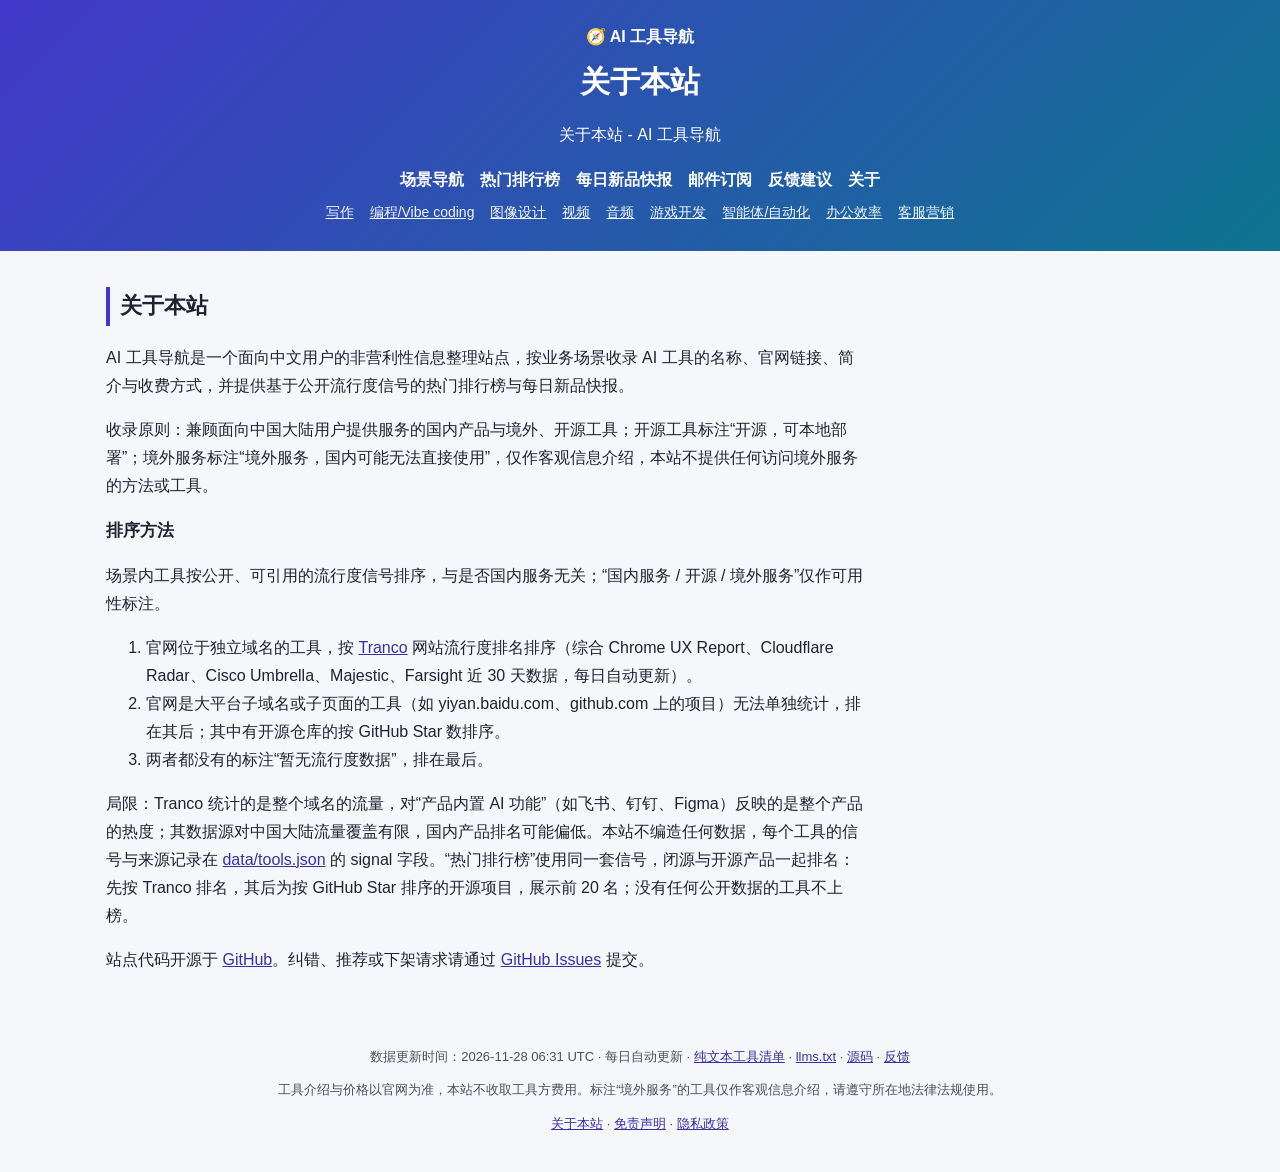
<file: about.html>
<!doctype html><html lang="zh-CN"><head><meta charset="utf-8"><meta name="viewport" content="width=device-width,initial-scale=1">
<title>关于本站 | AI 工具导航</title><meta name="description" content="关于本站 - AI 工具导航"><meta name="keywords" content="关于本站">
<link rel="canonical" href="https://nyxk7.github.io/ai-tools-nav/about.html"><meta name="robots" content="index,follow"><meta name="applicable-device" content="pc,mobile">
<meta property="og:type" content="website"><meta property="og:locale" content="zh_CN"><meta property="og:site_name" content="AI 工具导航">
<meta property="og:title" content="关于本站 | AI 工具导航"><meta property="og:description" content="关于本站 - AI 工具导航"><meta property="og:url" content="https://nyxk7.github.io/ai-tools-nav/about.html">
<meta name="theme-color" content="#4f46e5"><link rel="icon" href="favicon.svg">
<link rel="stylesheet" href="style.css"></head><body>
<a class="skip" href="#main">跳到正文</a>
<header><p class="logo"><a href="">🧭 AI 工具导航</a></p><h1>关于本站</h1><p>关于本站 - AI 工具导航</p>
<nav aria-label="主导航"><a href="#scenes">场景导航</a><a href="#rank">热门排行榜</a><a href="#daily">每日新品快报</a><a href="#subscribe">邮件订阅</a><a href="https://github.com/NyxK7/ai-tools-nav/issues/new/choose" target="_blank" rel="noopener">反馈建议</a><a href="about.html">关于</a></nav>
<nav class="scn" aria-label="业务场景"><a href="s/writing.html">写作</a><a href="s/coding.html">编程/Vibe coding</a><a href="s/image.html">图像设计</a><a href="s/video.html">视频</a><a href="s/audio.html">音频</a><a href="s/gamedev.html">游戏开发</a><a href="s/agents.html">智能体/自动化</a><a href="s/productivity.html">办公效率</a><a href="s/marketing.html">客服营销</a></nav></header>
<main id="main"><section class="doc"><h2>关于本站</h2><p>AI 工具导航是一个面向中文用户的非营利性信息整理站点，按业务场景收录 AI 工具的名称、官网链接、简介与收费方式，并提供基于公开流行度信号的热门排行榜与每日新品快报。</p>
<p>收录原则：兼顾面向中国大陆用户提供服务的国内产品与境外、开源工具；开源工具标注“开源，可本地部署”；境外服务标注“境外服务，国内可能无法直接使用”，仅作客观信息介绍，本站不提供任何访问境外服务的方法或工具。</p>
<h3 id="rank-method">排序方法</h3><p>场景内工具按公开、可引用的流行度信号排序，与是否国内服务无关；“国内服务 / 开源 / 境外服务”仅作可用性标注。</p><ol>
<li>官网位于独立域名的工具，按 <a href="https://tranco-list.eu/">Tranco</a> 网站流行度排名排序（综合 Chrome UX Report、Cloudflare Radar、Cisco Umbrella、Majestic、Farsight 近 30 天数据，每日自动更新）。</li>
<li>官网是大平台子域名或子页面的工具（如 yiyan.baidu.com、github.com 上的项目）无法单独统计，排在其后；其中有开源仓库的按 GitHub Star 数排序。</li>
<li>两者都没有的标注“暂无流行度数据”，排在最后。</li></ol>
<p>局限：Tranco 统计的是整个域名的流量，对“产品内置 AI 功能”（如飞书、钉钉、Figma）反映的是整个产品的热度；其数据源对中国大陆流量覆盖有限，国内产品排名可能偏低。本站不编造任何数据，每个工具的信号与来源记录在 <a href="data/tools.json">data/tools.json</a> 的 signal 字段。“热门排行榜”使用同一套信号，闭源与开源产品一起排名：先按 Tranco 排名，其后为按 GitHub Star 排序的开源项目，展示前 20 名；没有任何公开数据的工具不上榜。</p>
<p>站点代码开源于 <a href="https://github.com/NyxK7/ai-tools-nav">GitHub</a>。纠错、推荐或下架请求请通过 <a href="https://github.com/NyxK7/ai-tools-nav/issues/new/choose">GitHub Issues</a> 提交。</p></section></main>
<footer><p>数据更新时间：2026-11-28 06:31 UTC · 每日自动更新 · <a href="tools.md">纯文本工具清单</a> · <a href="llms.txt">llms.txt</a> · <a href="https://github.com/NyxK7/ai-tools-nav">源码</a> · <a href="https://github.com/NyxK7/ai-tools-nav/issues/new/choose" target="_blank" rel="noopener">反馈</a></p>
<p>工具介绍与价格以官网为准，本站不收取工具方费用。标注“境外服务”的工具仅作客观信息介绍，请遵守所在地法律法规使用。</p><p><a href="about.html">关于本站</a> · <a href="disclaimer.html">免责声明</a> · <a href="privacy.html">隐私政策</a></p></footer><script src="app.js" defer></script><script>if(/\.vercel\.app$/.test(location.hostname)){var s=document.createElement("script");s.defer=1;s.src="/_vercel/insights/script.js";document.head.appendChild(s)}</script></body></html>
</file>
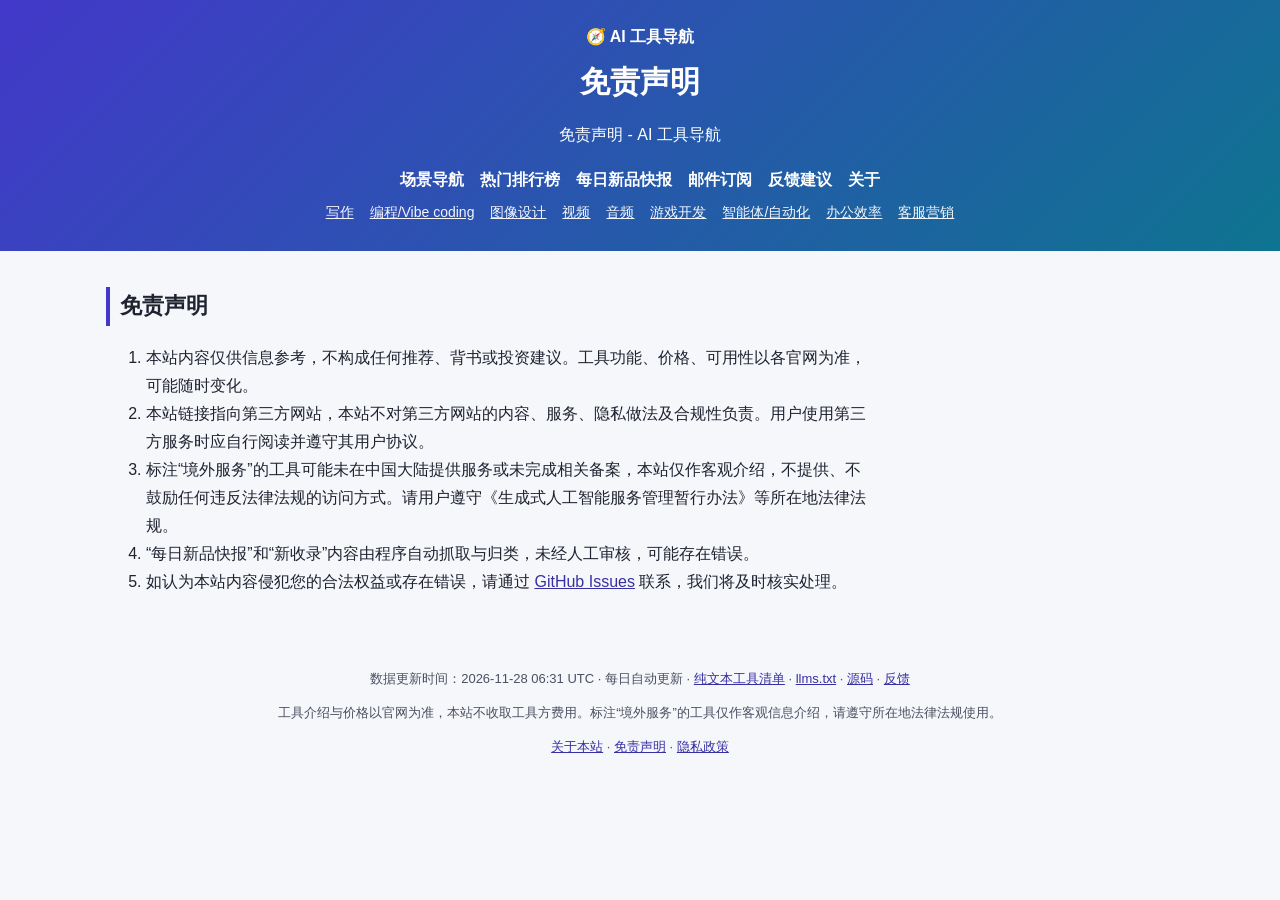
<file: disclaimer.html>
<!doctype html><html lang="zh-CN"><head><meta charset="utf-8"><meta name="viewport" content="width=device-width,initial-scale=1">
<title>免责声明 | AI 工具导航</title><meta name="description" content="免责声明 - AI 工具导航"><meta name="keywords" content="免责声明">
<link rel="canonical" href="https://nyxk7.github.io/ai-tools-nav/disclaimer.html"><meta name="robots" content="index,follow"><meta name="applicable-device" content="pc,mobile">
<meta property="og:type" content="website"><meta property="og:locale" content="zh_CN"><meta property="og:site_name" content="AI 工具导航">
<meta property="og:title" content="免责声明 | AI 工具导航"><meta property="og:description" content="免责声明 - AI 工具导航"><meta property="og:url" content="https://nyxk7.github.io/ai-tools-nav/disclaimer.html">
<meta name="theme-color" content="#4f46e5"><link rel="icon" href="favicon.svg">
<link rel="stylesheet" href="style.css"></head><body>
<a class="skip" href="#main">跳到正文</a>
<header><p class="logo"><a href="">🧭 AI 工具导航</a></p><h1>免责声明</h1><p>免责声明 - AI 工具导航</p>
<nav aria-label="主导航"><a href="#scenes">场景导航</a><a href="#rank">热门排行榜</a><a href="#daily">每日新品快报</a><a href="#subscribe">邮件订阅</a><a href="https://github.com/NyxK7/ai-tools-nav/issues/new/choose" target="_blank" rel="noopener">反馈建议</a><a href="about.html">关于</a></nav>
<nav class="scn" aria-label="业务场景"><a href="s/writing.html">写作</a><a href="s/coding.html">编程/Vibe coding</a><a href="s/image.html">图像设计</a><a href="s/video.html">视频</a><a href="s/audio.html">音频</a><a href="s/gamedev.html">游戏开发</a><a href="s/agents.html">智能体/自动化</a><a href="s/productivity.html">办公效率</a><a href="s/marketing.html">客服营销</a></nav></header>
<main id="main"><section class="doc"><h2>免责声明</h2><ol>
<li>本站内容仅供信息参考，不构成任何推荐、背书或投资建议。工具功能、价格、可用性以各官网为准，可能随时变化。</li>
<li>本站链接指向第三方网站，本站不对第三方网站的内容、服务、隐私做法及合规性负责。用户使用第三方服务时应自行阅读并遵守其用户协议。</li>
<li>标注“境外服务”的工具可能未在中国大陆提供服务或未完成相关备案，本站仅作客观介绍，不提供、不鼓励任何违反法律法规的访问方式。请用户遵守《生成式人工智能服务管理暂行办法》等所在地法律法规。</li>
<li>“每日新品快报”和“新收录”内容由程序自动抓取与归类，未经人工审核，可能存在错误。</li>
<li>如认为本站内容侵犯您的合法权益或存在错误，请通过 <a href="https://github.com/NyxK7/ai-tools-nav/issues/new/choose">GitHub Issues</a> 联系，我们将及时核实处理。</li></ol></section></main>
<footer><p>数据更新时间：2026-11-28 06:31 UTC · 每日自动更新 · <a href="tools.md">纯文本工具清单</a> · <a href="llms.txt">llms.txt</a> · <a href="https://github.com/NyxK7/ai-tools-nav">源码</a> · <a href="https://github.com/NyxK7/ai-tools-nav/issues/new/choose" target="_blank" rel="noopener">反馈</a></p>
<p>工具介绍与价格以官网为准，本站不收取工具方费用。标注“境外服务”的工具仅作客观信息介绍，请遵守所在地法律法规使用。</p><p><a href="about.html">关于本站</a> · <a href="disclaimer.html">免责声明</a> · <a href="privacy.html">隐私政策</a></p></footer><script src="app.js" defer></script><script>if(/\.vercel\.app$/.test(location.hostname)){var s=document.createElement("script");s.defer=1;s.src="/_vercel/insights/script.js";document.head.appendChild(s)}</script></body></html>
</file>
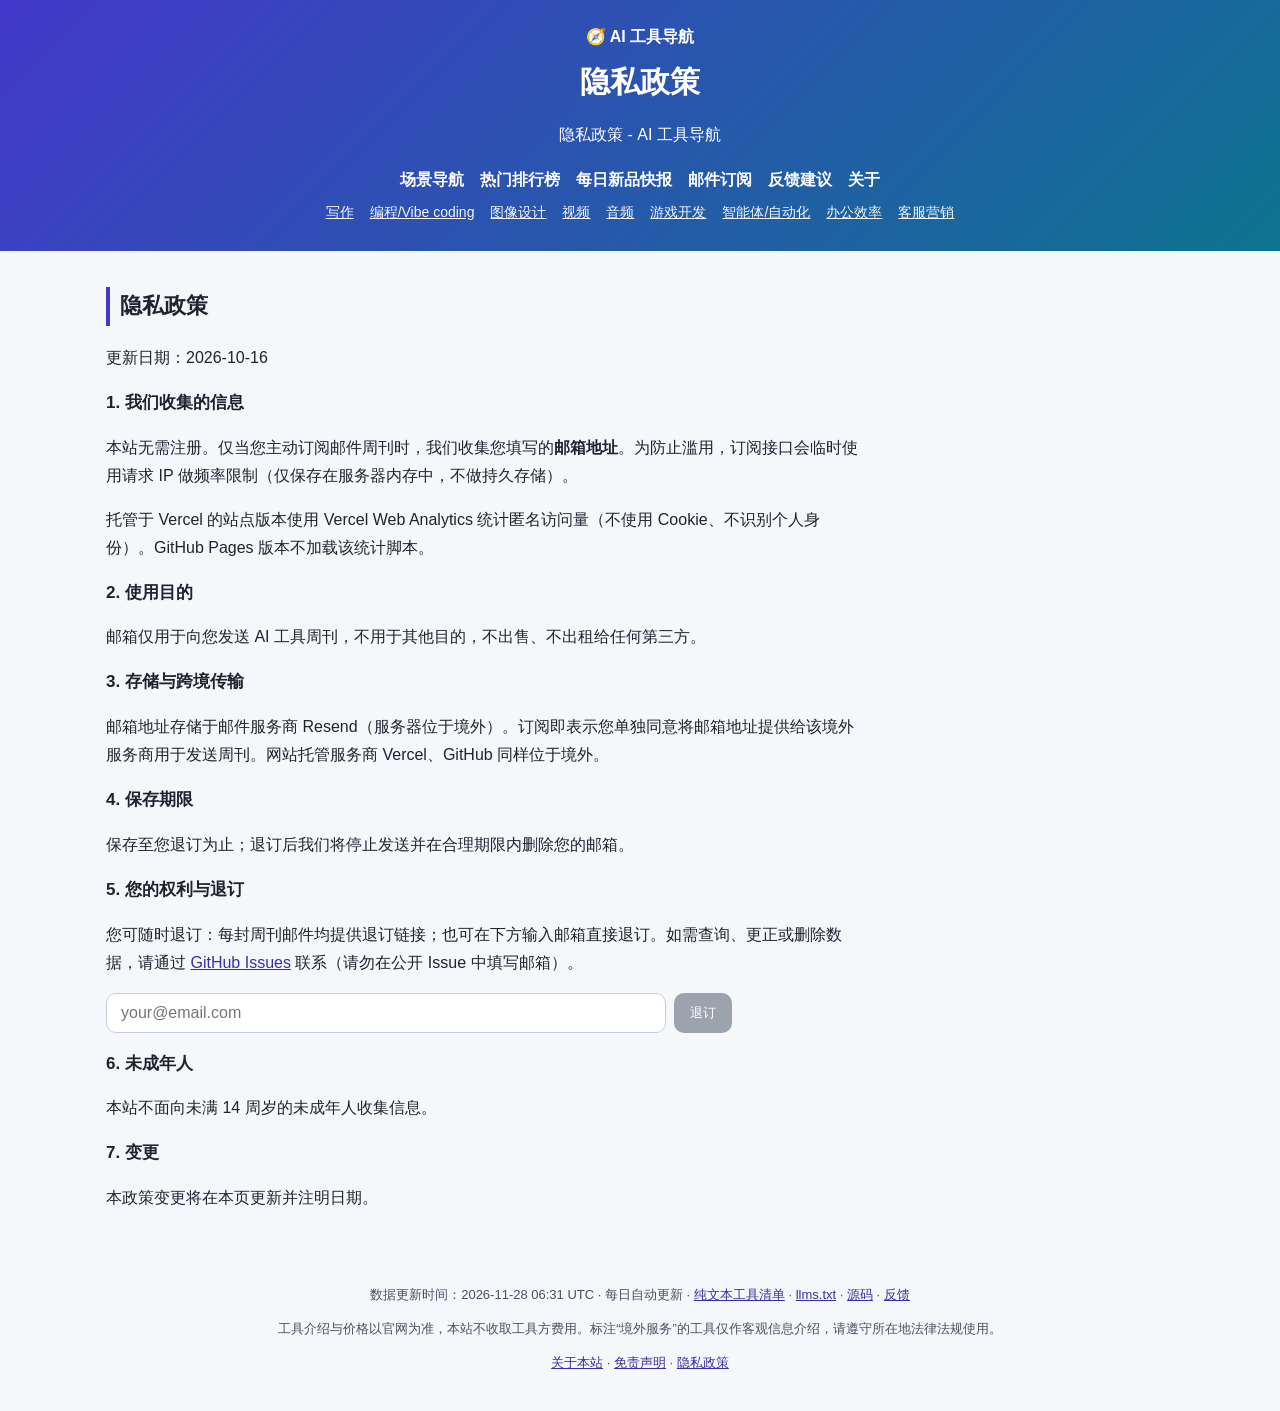
<file: privacy.html>
<!doctype html><html lang="zh-CN"><head><meta charset="utf-8"><meta name="viewport" content="width=device-width,initial-scale=1">
<title>隐私政策 | AI 工具导航</title><meta name="description" content="隐私政策 - AI 工具导航"><meta name="keywords" content="隐私政策">
<link rel="canonical" href="https://nyxk7.github.io/ai-tools-nav/privacy.html"><meta name="robots" content="index,follow"><meta name="applicable-device" content="pc,mobile">
<meta property="og:type" content="website"><meta property="og:locale" content="zh_CN"><meta property="og:site_name" content="AI 工具导航">
<meta property="og:title" content="隐私政策 | AI 工具导航"><meta property="og:description" content="隐私政策 - AI 工具导航"><meta property="og:url" content="https://nyxk7.github.io/ai-tools-nav/privacy.html">
<meta name="theme-color" content="#4f46e5"><link rel="icon" href="favicon.svg">
<link rel="stylesheet" href="style.css"></head><body>
<a class="skip" href="#main">跳到正文</a>
<header><p class="logo"><a href="">🧭 AI 工具导航</a></p><h1>隐私政策</h1><p>隐私政策 - AI 工具导航</p>
<nav aria-label="主导航"><a href="#scenes">场景导航</a><a href="#rank">热门排行榜</a><a href="#daily">每日新品快报</a><a href="#subscribe">邮件订阅</a><a href="https://github.com/NyxK7/ai-tools-nav/issues/new/choose" target="_blank" rel="noopener">反馈建议</a><a href="about.html">关于</a></nav>
<nav class="scn" aria-label="业务场景"><a href="s/writing.html">写作</a><a href="s/coding.html">编程/Vibe coding</a><a href="s/image.html">图像设计</a><a href="s/video.html">视频</a><a href="s/audio.html">音频</a><a href="s/gamedev.html">游戏开发</a><a href="s/agents.html">智能体/自动化</a><a href="s/productivity.html">办公效率</a><a href="s/marketing.html">客服营销</a></nav></header>
<main id="main"><section class="doc"><h2>隐私政策</h2><p>更新日期：2026-10-16</p>
<h3>1. 我们收集的信息</h3><p>本站无需注册。仅当您主动订阅邮件周刊时，我们收集您填写的<strong>邮箱地址</strong>。为防止滥用，订阅接口会临时使用请求 IP 做频率限制（仅保存在服务器内存中，不做持久存储）。</p>
<p>托管于 Vercel 的站点版本使用 Vercel Web Analytics 统计匿名访问量（不使用 Cookie、不识别个人身份）。GitHub Pages 版本不加载该统计脚本。</p>
<h3>2. 使用目的</h3><p>邮箱仅用于向您发送 AI 工具周刊，不用于其他目的，不出售、不出租给任何第三方。</p>
<h3>3. 存储与跨境传输</h3><p>邮箱地址存储于邮件服务商 Resend（服务器位于境外）。订阅即表示您单独同意将邮箱地址提供给该境外服务商用于发送周刊。网站托管服务商 Vercel、GitHub 同样位于境外。</p>
<h3>4. 保存期限</h3><p>保存至您退订为止；退订后我们将停止发送并在合理期限内删除您的邮箱。</p>
<h3>5. 您的权利与退订</h3><p>您可随时退订：每封周刊邮件均提供退订链接；也可在下方输入邮箱直接退订。如需查询、更正或删除数据，请通过 <a href="https://github.com/NyxK7/ai-tools-nav/issues/new/choose">GitHub Issues</a> 联系（请勿在公开 Issue 中填写邮箱）。</p>
<form class="sub" id="unsubf" action="https://ai-tools-nav-seven-pearl.vercel.app/api/unsubscribe" method="post"><label for="uem" class="sr">邮箱地址</label><input id="uem" name="email" type="email" placeholder="your@email.com" required maxlength="254"><input type="text" name="website" tabindex="-1" autocomplete="off" aria-hidden="true" style="position:absolute;left:-9999px"><button type="submit">退订</button></form><p id="unsubm" role="status" aria-live="polite"></p>
<h3>6. 未成年人</h3><p>本站不面向未满 14 周岁的未成年人收集信息。</p>
<h3>7. 变更</h3><p>本政策变更将在本页更新并注明日期。</p></section></main>
<footer><p>数据更新时间：2026-11-28 06:31 UTC · 每日自动更新 · <a href="tools.md">纯文本工具清单</a> · <a href="llms.txt">llms.txt</a> · <a href="https://github.com/NyxK7/ai-tools-nav">源码</a> · <a href="https://github.com/NyxK7/ai-tools-nav/issues/new/choose" target="_blank" rel="noopener">反馈</a></p>
<p>工具介绍与价格以官网为准，本站不收取工具方费用。标注“境外服务”的工具仅作客观信息介绍，请遵守所在地法律法规使用。</p><p><a href="about.html">关于本站</a> · <a href="disclaimer.html">免责声明</a> · <a href="privacy.html">隐私政策</a></p></footer><script src="app.js" defer></script><script>if(/\.vercel\.app$/.test(location.hostname)){var s=document.createElement("script");s.defer=1;s.src="/_vercel/insights/script.js";document.head.appendChild(s)}</script></body></html>
</file>
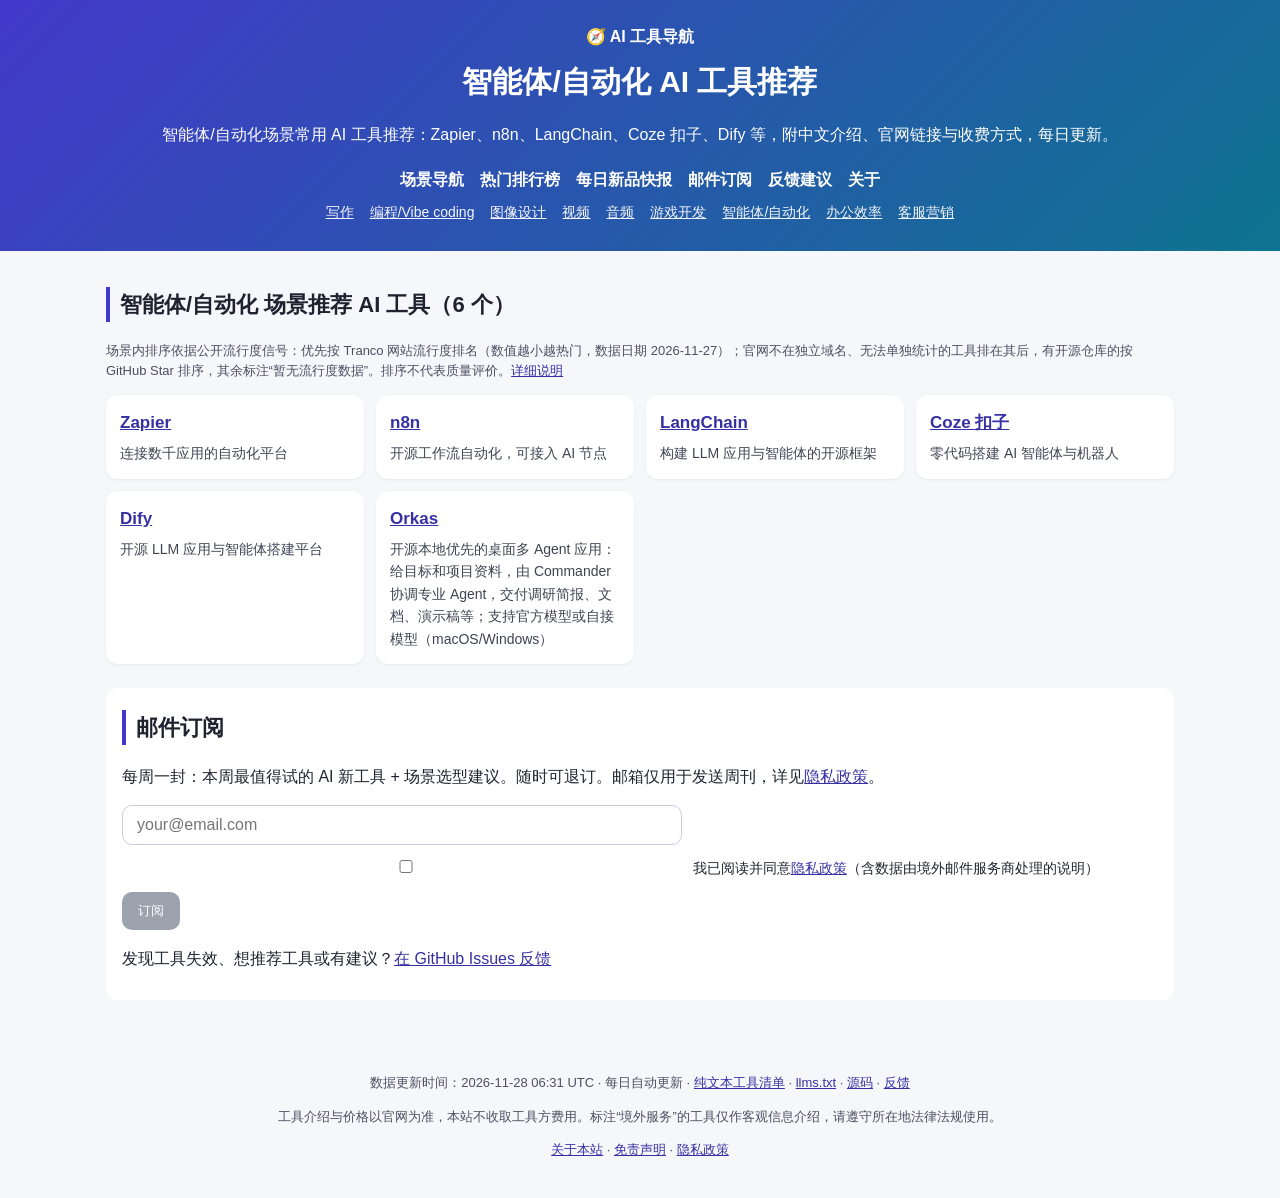
<file: s/agents.html>
<!doctype html><html lang="zh-CN"><head><meta charset="utf-8"><meta name="viewport" content="width=device-width,initial-scale=1">
<title>智能体/自动化 AI 工具推荐 | AI 工具导航</title><meta name="description" content="智能体/自动化场景常用 AI 工具推荐：Zapier、n8n、LangChain、Coze 扣子、Dify 等，附中文介绍、官网链接与收费方式，每日更新。"><meta name="keywords" content="智能体/自动化AI工具,智能体/自动化AI,AI工具推荐,AI工具导航">
<link rel="canonical" href="https://nyxk7.github.io/ai-tools-nav/s/agents.html"><meta name="robots" content="index,follow"><meta name="applicable-device" content="pc,mobile">
<meta property="og:type" content="website"><meta property="og:locale" content="zh_CN"><meta property="og:site_name" content="AI 工具导航">
<meta property="og:title" content="智能体/自动化 AI 工具推荐 | AI 工具导航"><meta property="og:description" content="智能体/自动化场景常用 AI 工具推荐：Zapier、n8n、LangChain、Coze 扣子、Dify 等，附中文介绍、官网链接与收费方式，每日更新。"><meta property="og:url" content="https://nyxk7.github.io/ai-tools-nav/s/agents.html">
<meta name="theme-color" content="#4f46e5"><link rel="icon" href="../favicon.svg">
<link rel="stylesheet" href="../style.css"><script type="application/ld+json">{"@context": "https://schema.org", "@type": "BreadcrumbList", "itemListElement": [{"@type": "ListItem", "position": 1, "name": "AI 工具导航", "item": "https://nyxk7.github.io/ai-tools-nav/"}, {"@type": "ListItem", "position": 2, "name": "智能体/自动化", "item": "https://nyxk7.github.io/ai-tools-nav/s/agents.html"}]}</script><script type="application/ld+json">{"@context": "https://schema.org", "@type": "ItemList", "name": "智能体/自动化 AI 工具", "numberOfItems": 6, "itemListElement": [{"@type": "ListItem", "position": 1, "item": {"@type": "SoftwareApplication", "name": "Zapier", "url": "https://zapier.com", "description": "连接数千应用的自动化平台", "applicationCategory": "AI 工具", "offers": {"@type": "Offer", "price": "0", "priceCurrency": "CNY"}}}, {"@type": "ListItem", "position": 2, "item": {"@type": "SoftwareApplication", "name": "n8n", "url": "https://n8n.io", "description": "开源工作流自动化，可接入 AI 节点", "applicationCategory": "AI 工具"}}, {"@type": "ListItem", "position": 3, "item": {"@type": "SoftwareApplication", "name": "LangChain", "url": "https://www.langchain.com", "description": "构建 LLM 应用与智能体的开源框架", "applicationCategory": "AI 工具", "offers": {"@type": "Offer", "price": "0", "priceCurrency": "CNY"}}}, {"@type": "ListItem", "position": 4, "item": {"@type": "SoftwareApplication", "name": "Coze 扣子", "url": "https://www.coze.cn", "description": "零代码搭建 AI 智能体与机器人", "applicationCategory": "AI 工具", "offers": {"@type": "Offer", "price": "0", "priceCurrency": "CNY"}}}, {"@type": "ListItem", "position": 5, "item": {"@type": "SoftwareApplication", "name": "Dify", "url": "https://dify.ai", "description": "开源 LLM 应用与智能体搭建平台", "applicationCategory": "AI 工具"}}, {"@type": "ListItem", "position": 6, "item": {"@type": "SoftwareApplication", "name": "Orkas", "url": "https://orkas.ai", "description": "开源本地优先的桌面多 Agent 应用：给目标和项目资料，由 Commander 协调专业 Agent，交付调研简报、文档、演示稿等；支持官方模型或自接模型（macOS/Windows）", "applicationCategory": "AI 工具", "offers": {"@type": "Offer", "price": "0", "priceCurrency": "CNY"}}}]}</script></head><body>
<a class="skip" href="#main">跳到正文</a>
<header><p class="logo"><a href="../">🧭 AI 工具导航</a></p><h1>智能体/自动化 AI 工具推荐</h1><p>智能体/自动化场景常用 AI 工具推荐：Zapier、n8n、LangChain、Coze 扣子、Dify 等，附中文介绍、官网链接与收费方式，每日更新。</p>
<nav aria-label="主导航"><a href="../#scenes">场景导航</a><a href="../#rank">热门排行榜</a><a href="../#daily">每日新品快报</a><a href="../#subscribe">邮件订阅</a><a href="https://github.com/NyxK7/ai-tools-nav/issues/new/choose" target="_blank" rel="noopener">反馈建议</a><a href="../about.html">关于</a></nav>
<nav class="scn" aria-label="业务场景"><a href="../s/writing.html">写作</a><a href="../s/coding.html">编程/Vibe coding</a><a href="../s/image.html">图像设计</a><a href="../s/video.html">视频</a><a href="../s/audio.html">音频</a><a href="../s/gamedev.html">游戏开发</a><a href="../s/agents.html">智能体/自动化</a><a href="../s/productivity.html">办公效率</a><a href="../s/marketing.html">客服营销</a></nav></header>
<main id="main"><section aria-labelledby="h-s"><h2 id="h-s">智能体/自动化 场景推荐 AI 工具（6 个）</h2><p class="note">场景内排序依据公开流行度信号：优先按 Tranco 网站流行度排名（数值越小越热门，数据日期 2026-11-27）；官网不在独立域名、无法单独统计的工具排在其后，有开源仓库的按 GitHub Star 排序，其余标注“暂无流行度数据”。排序不代表质量评价。<a href="../about.html#rank-method">详细说明</a></p><ul class="grid"><li class="card" data-k="zapier 连接数千应用的自动化平台"><h3><a href="https://zapier.com" target="_blank" rel="noopener">Zapier</a></h3><p>连接数千应用的自动化平台</p></li><li class="card" data-k="n8n 开源工作流自动化，可接入 ai 节点"><h3><a href="https://n8n.io" target="_blank" rel="noopener">n8n</a></h3><p>开源工作流自动化，可接入 AI 节点</p></li><li class="card" data-k="langchain 构建 llm 应用与智能体的开源框架"><h3><a href="https://www.langchain.com" target="_blank" rel="noopener">LangChain</a></h3><p>构建 LLM 应用与智能体的开源框架</p></li><li class="card" data-k="coze 扣子 零代码搭建 ai 智能体与机器人"><h3><a href="https://www.coze.cn" target="_blank" rel="noopener">Coze 扣子</a></h3><p>零代码搭建 AI 智能体与机器人</p></li><li class="card" data-k="dify 开源 llm 应用与智能体搭建平台"><h3><a href="https://dify.ai" target="_blank" rel="noopener">Dify</a></h3><p>开源 LLM 应用与智能体搭建平台</p></li><li class="card" data-k="orkas 开源本地优先的桌面多 agent 应用：给目标和项目资料，由 commander 协调专业 agent，交付调研简报、文档、演示稿等；支持官方模型或自接模型（macos/windows）"><h3><a href="https://orkas.ai" target="_blank" rel="noopener">Orkas</a></h3><p>开源本地优先的桌面多 Agent 应用：给目标和项目资料，由 Commander 协调专业 Agent，交付调研简报、文档、演示稿等；支持官方模型或自接模型（macOS/Windows）</p></li></ul></section><section id="subscribe" aria-labelledby="h-sub"><h2 id="h-sub">邮件订阅</h2><p>每周一封：本周最值得试的 AI 新工具 + 场景选型建议。随时可退订。邮箱仅用于发送周刊，详见<a href="../privacy.html">隐私政策</a>。</p>
<form class="sub" id="subf" action="https://ai-tools-nav-seven-pearl.vercel.app/api/subscribe" method="post"><label for="em" class="sr">邮箱地址</label><input id="em" name="email" type="email" placeholder="your@email.com" required maxlength="254" autocomplete="email"><input type="text" name="website" tabindex="-1" autocomplete="off" aria-hidden="true" style="position:absolute;left:-9999px" title="请勿填写"><label class="agree"><input type="checkbox" name="agree" required> 我已阅读并同意<a href="../privacy.html">隐私政策</a>（含数据由境外邮件服务商处理的说明）</label><button type="submit">订阅</button></form>
<p id="subm" role="status" aria-live="polite"></p>
<p>发现工具失效、想推荐工具或有建议？<a href="https://github.com/NyxK7/ai-tools-nav/issues/new/choose" target="_blank" rel="noopener">在 GitHub Issues 反馈</a></p></section></main>
<footer><p>数据更新时间：2026-11-28 06:31 UTC · 每日自动更新 · <a href="../tools.md">纯文本工具清单</a> · <a href="../llms.txt">llms.txt</a> · <a href="https://github.com/NyxK7/ai-tools-nav">源码</a> · <a href="https://github.com/NyxK7/ai-tools-nav/issues/new/choose" target="_blank" rel="noopener">反馈</a></p>
<p>工具介绍与价格以官网为准，本站不收取工具方费用。标注“境外服务”的工具仅作客观信息介绍，请遵守所在地法律法规使用。</p><p><a href="../about.html">关于本站</a> · <a href="../disclaimer.html">免责声明</a> · <a href="../privacy.html">隐私政策</a></p></footer><script src="../app.js" defer></script><script>if(/\.vercel\.app$/.test(location.hostname)){var s=document.createElement("script");s.defer=1;s.src="/_vercel/insights/script.js";document.head.appendChild(s)}</script></body></html>
</file>
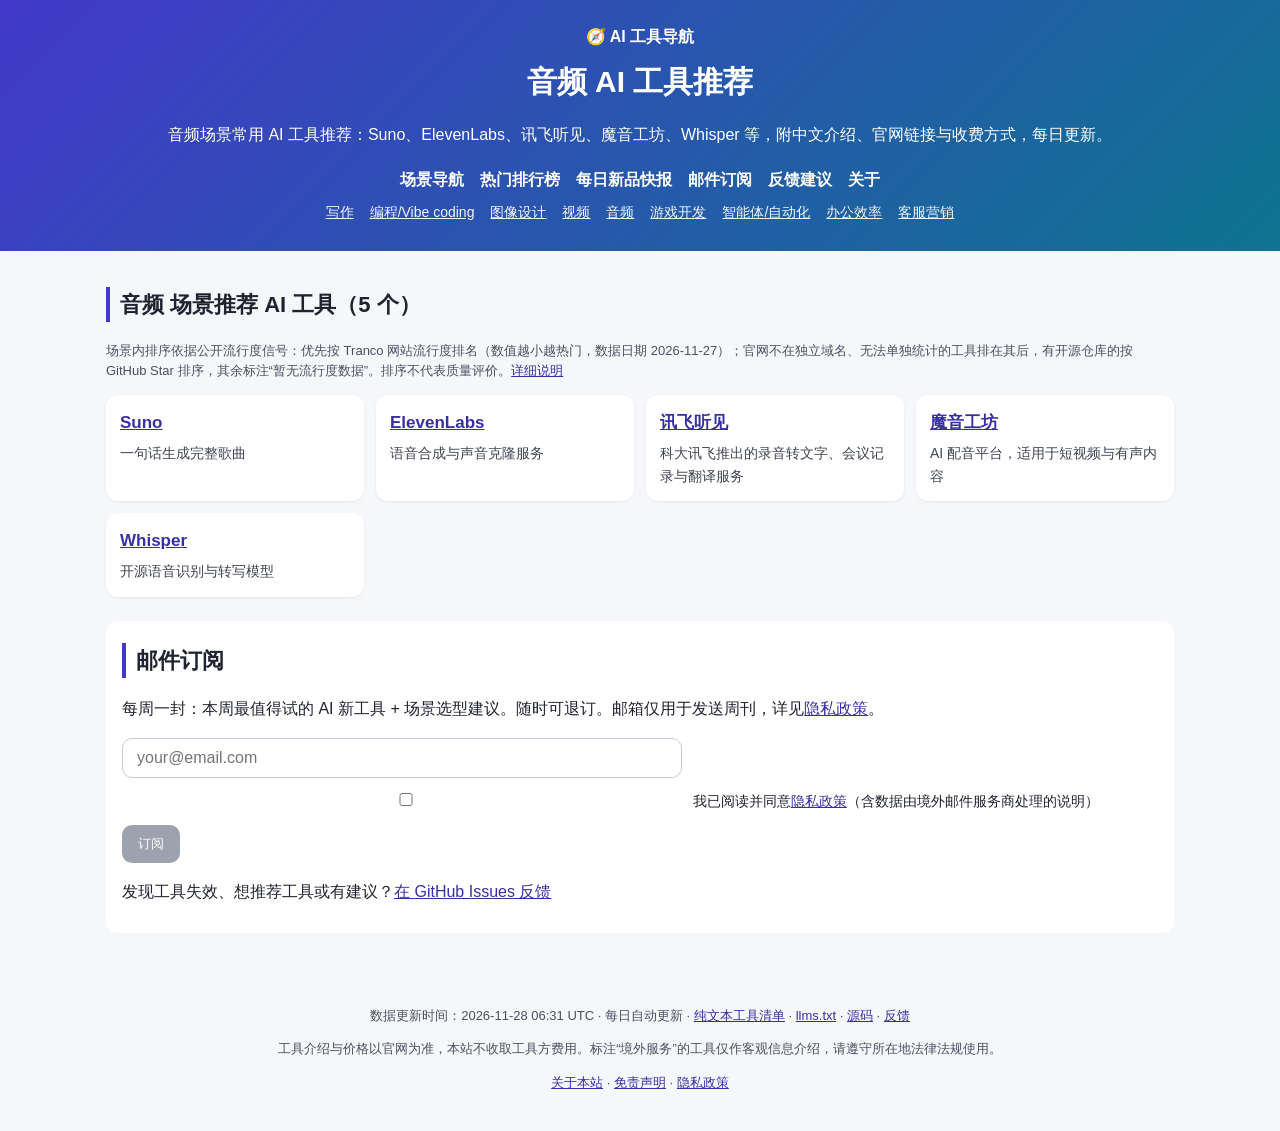
<file: s/audio.html>
<!doctype html><html lang="zh-CN"><head><meta charset="utf-8"><meta name="viewport" content="width=device-width,initial-scale=1">
<title>音频 AI 工具推荐 | AI 工具导航</title><meta name="description" content="音频场景常用 AI 工具推荐：Suno、ElevenLabs、讯飞听见、魔音工坊、Whisper 等，附中文介绍、官网链接与收费方式，每日更新。"><meta name="keywords" content="音频AI工具,音频AI,AI工具推荐,AI工具导航">
<link rel="canonical" href="https://nyxk7.github.io/ai-tools-nav/s/audio.html"><meta name="robots" content="index,follow"><meta name="applicable-device" content="pc,mobile">
<meta property="og:type" content="website"><meta property="og:locale" content="zh_CN"><meta property="og:site_name" content="AI 工具导航">
<meta property="og:title" content="音频 AI 工具推荐 | AI 工具导航"><meta property="og:description" content="音频场景常用 AI 工具推荐：Suno、ElevenLabs、讯飞听见、魔音工坊、Whisper 等，附中文介绍、官网链接与收费方式，每日更新。"><meta property="og:url" content="https://nyxk7.github.io/ai-tools-nav/s/audio.html">
<meta name="theme-color" content="#4f46e5"><link rel="icon" href="../favicon.svg">
<link rel="stylesheet" href="../style.css"><script type="application/ld+json">{"@context": "https://schema.org", "@type": "BreadcrumbList", "itemListElement": [{"@type": "ListItem", "position": 1, "name": "AI 工具导航", "item": "https://nyxk7.github.io/ai-tools-nav/"}, {"@type": "ListItem", "position": 2, "name": "音频", "item": "https://nyxk7.github.io/ai-tools-nav/s/audio.html"}]}</script><script type="application/ld+json">{"@context": "https://schema.org", "@type": "ItemList", "name": "音频 AI 工具", "numberOfItems": 5, "itemListElement": [{"@type": "ListItem", "position": 1, "item": {"@type": "SoftwareApplication", "name": "Suno", "url": "https://suno.com", "description": "一句话生成完整歌曲", "applicationCategory": "AI 工具", "offers": {"@type": "Offer", "price": "0", "priceCurrency": "CNY"}}}, {"@type": "ListItem", "position": 2, "item": {"@type": "SoftwareApplication", "name": "ElevenLabs", "url": "https://elevenlabs.io", "description": "语音合成与声音克隆服务", "applicationCategory": "AI 工具", "offers": {"@type": "Offer", "price": "0", "priceCurrency": "CNY"}}}, {"@type": "ListItem", "position": 3, "item": {"@type": "SoftwareApplication", "name": "讯飞听见", "url": "https://www.iflyrec.com", "description": "科大讯飞推出的录音转文字、会议记录与翻译服务", "applicationCategory": "AI 工具", "offers": {"@type": "Offer", "price": "0", "priceCurrency": "CNY"}}}, {"@type": "ListItem", "position": 4, "item": {"@type": "SoftwareApplication", "name": "魔音工坊", "url": "https://www.moyin.com", "description": "AI 配音平台，适用于短视频与有声内容", "applicationCategory": "AI 工具", "offers": {"@type": "Offer", "price": "0", "priceCurrency": "CNY"}}}, {"@type": "ListItem", "position": 5, "item": {"@type": "SoftwareApplication", "name": "Whisper", "url": "https://github.com/openai/whisper", "description": "开源语音识别与转写模型", "applicationCategory": "AI 工具", "offers": {"@type": "Offer", "price": "0", "priceCurrency": "CNY"}}}]}</script></head><body>
<a class="skip" href="#main">跳到正文</a>
<header><p class="logo"><a href="../">🧭 AI 工具导航</a></p><h1>音频 AI 工具推荐</h1><p>音频场景常用 AI 工具推荐：Suno、ElevenLabs、讯飞听见、魔音工坊、Whisper 等，附中文介绍、官网链接与收费方式，每日更新。</p>
<nav aria-label="主导航"><a href="../#scenes">场景导航</a><a href="../#rank">热门排行榜</a><a href="../#daily">每日新品快报</a><a href="../#subscribe">邮件订阅</a><a href="https://github.com/NyxK7/ai-tools-nav/issues/new/choose" target="_blank" rel="noopener">反馈建议</a><a href="../about.html">关于</a></nav>
<nav class="scn" aria-label="业务场景"><a href="../s/writing.html">写作</a><a href="../s/coding.html">编程/Vibe coding</a><a href="../s/image.html">图像设计</a><a href="../s/video.html">视频</a><a href="../s/audio.html">音频</a><a href="../s/gamedev.html">游戏开发</a><a href="../s/agents.html">智能体/自动化</a><a href="../s/productivity.html">办公效率</a><a href="../s/marketing.html">客服营销</a></nav></header>
<main id="main"><section aria-labelledby="h-s"><h2 id="h-s">音频 场景推荐 AI 工具（5 个）</h2><p class="note">场景内排序依据公开流行度信号：优先按 Tranco 网站流行度排名（数值越小越热门，数据日期 2026-11-27）；官网不在独立域名、无法单独统计的工具排在其后，有开源仓库的按 GitHub Star 排序，其余标注“暂无流行度数据”。排序不代表质量评价。<a href="../about.html#rank-method">详细说明</a></p><ul class="grid"><li class="card" data-k="suno 一句话生成完整歌曲"><h3><a href="https://suno.com" target="_blank" rel="noopener">Suno</a></h3><p>一句话生成完整歌曲</p></li><li class="card" data-k="elevenlabs 语音合成与声音克隆服务"><h3><a href="https://elevenlabs.io" target="_blank" rel="noopener">ElevenLabs</a></h3><p>语音合成与声音克隆服务</p></li><li class="card" data-k="讯飞听见 科大讯飞推出的录音转文字、会议记录与翻译服务"><h3><a href="https://www.iflyrec.com" target="_blank" rel="noopener">讯飞听见</a></h3><p>科大讯飞推出的录音转文字、会议记录与翻译服务</p></li><li class="card" data-k="魔音工坊 ai 配音平台，适用于短视频与有声内容"><h3><a href="https://www.moyin.com" target="_blank" rel="noopener">魔音工坊</a></h3><p>AI 配音平台，适用于短视频与有声内容</p></li><li class="card" data-k="whisper 开源语音识别与转写模型"><h3><a href="https://github.com/openai/whisper" target="_blank" rel="noopener">Whisper</a></h3><p>开源语音识别与转写模型</p></li></ul></section><section id="subscribe" aria-labelledby="h-sub"><h2 id="h-sub">邮件订阅</h2><p>每周一封：本周最值得试的 AI 新工具 + 场景选型建议。随时可退订。邮箱仅用于发送周刊，详见<a href="../privacy.html">隐私政策</a>。</p>
<form class="sub" id="subf" action="https://ai-tools-nav-seven-pearl.vercel.app/api/subscribe" method="post"><label for="em" class="sr">邮箱地址</label><input id="em" name="email" type="email" placeholder="your@email.com" required maxlength="254" autocomplete="email"><input type="text" name="website" tabindex="-1" autocomplete="off" aria-hidden="true" style="position:absolute;left:-9999px" title="请勿填写"><label class="agree"><input type="checkbox" name="agree" required> 我已阅读并同意<a href="../privacy.html">隐私政策</a>（含数据由境外邮件服务商处理的说明）</label><button type="submit">订阅</button></form>
<p id="subm" role="status" aria-live="polite"></p>
<p>发现工具失效、想推荐工具或有建议？<a href="https://github.com/NyxK7/ai-tools-nav/issues/new/choose" target="_blank" rel="noopener">在 GitHub Issues 反馈</a></p></section></main>
<footer><p>数据更新时间：2026-11-28 06:31 UTC · 每日自动更新 · <a href="../tools.md">纯文本工具清单</a> · <a href="../llms.txt">llms.txt</a> · <a href="https://github.com/NyxK7/ai-tools-nav">源码</a> · <a href="https://github.com/NyxK7/ai-tools-nav/issues/new/choose" target="_blank" rel="noopener">反馈</a></p>
<p>工具介绍与价格以官网为准，本站不收取工具方费用。标注“境外服务”的工具仅作客观信息介绍，请遵守所在地法律法规使用。</p><p><a href="../about.html">关于本站</a> · <a href="../disclaimer.html">免责声明</a> · <a href="../privacy.html">隐私政策</a></p></footer><script src="../app.js" defer></script><script>if(/\.vercel\.app$/.test(location.hostname)){var s=document.createElement("script");s.defer=1;s.src="/_vercel/insights/script.js";document.head.appendChild(s)}</script></body></html>
</file>
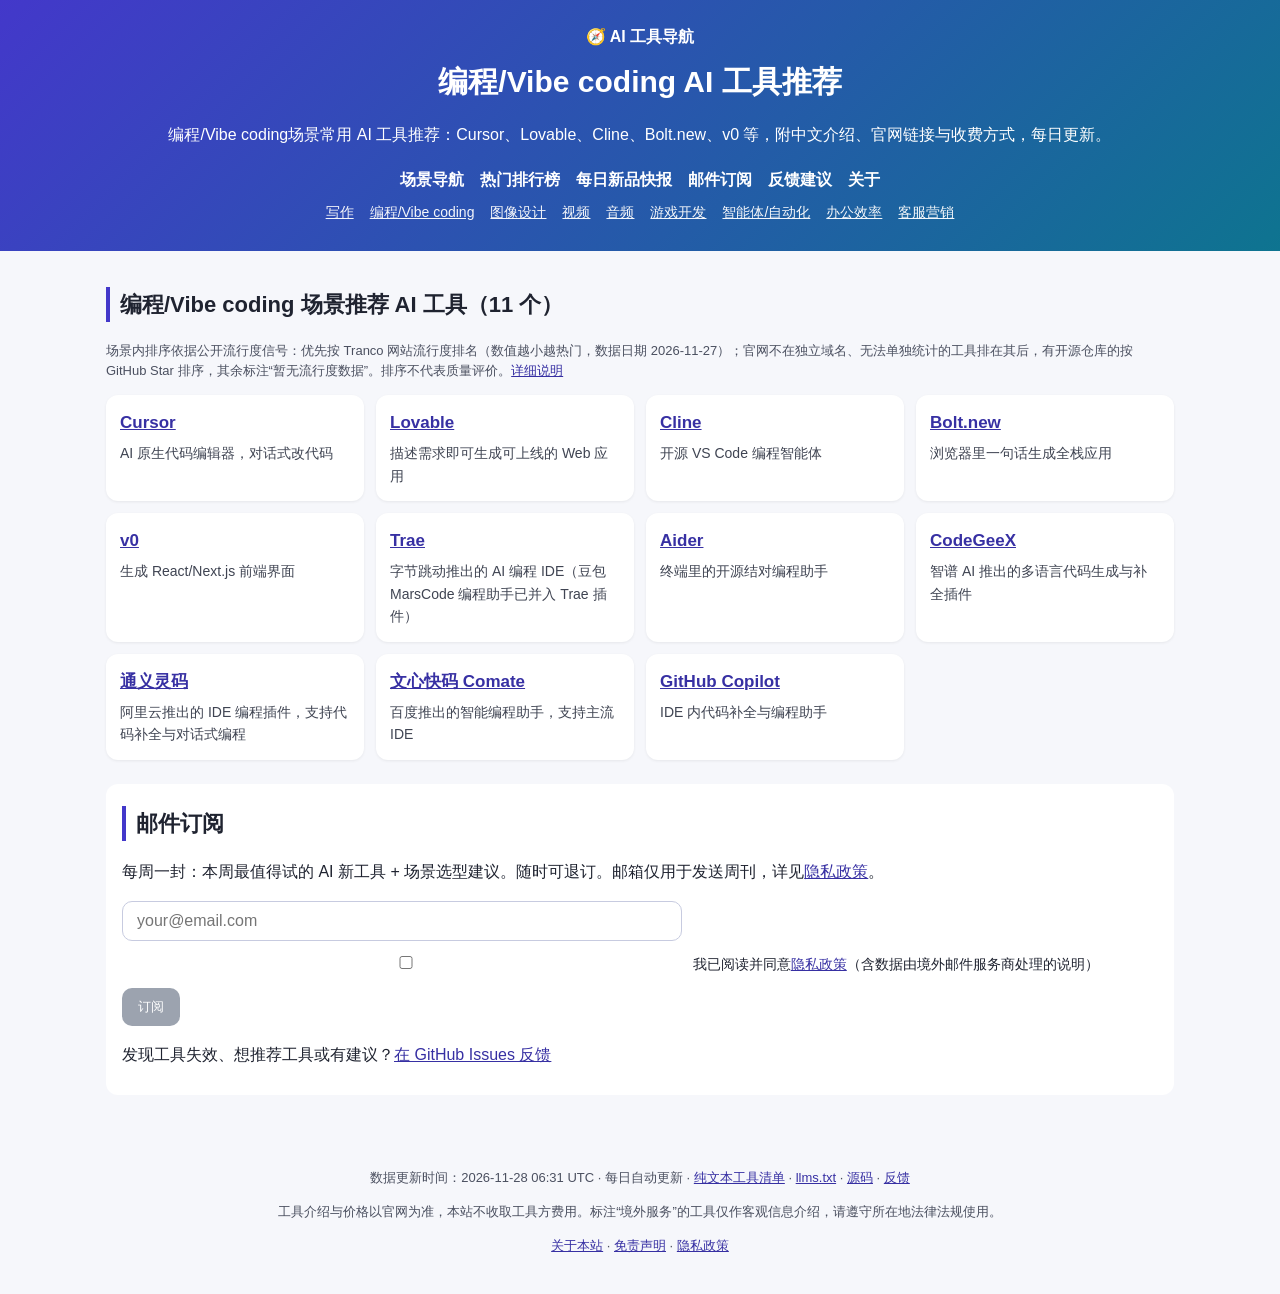
<file: s/coding.html>
<!doctype html><html lang="zh-CN"><head><meta charset="utf-8"><meta name="viewport" content="width=device-width,initial-scale=1">
<title>编程/Vibe coding AI 工具推荐 | AI 工具导航</title><meta name="description" content="编程/Vibe coding场景常用 AI 工具推荐：Cursor、Lovable、Cline、Bolt.new、v0 等，附中文介绍、官网链接与收费方式，每日更新。"><meta name="keywords" content="编程/Vibe codingAI工具,编程/Vibe codingAI,AI工具推荐,AI工具导航">
<link rel="canonical" href="https://nyxk7.github.io/ai-tools-nav/s/coding.html"><meta name="robots" content="index,follow"><meta name="applicable-device" content="pc,mobile">
<meta property="og:type" content="website"><meta property="og:locale" content="zh_CN"><meta property="og:site_name" content="AI 工具导航">
<meta property="og:title" content="编程/Vibe coding AI 工具推荐 | AI 工具导航"><meta property="og:description" content="编程/Vibe coding场景常用 AI 工具推荐：Cursor、Lovable、Cline、Bolt.new、v0 等，附中文介绍、官网链接与收费方式，每日更新。"><meta property="og:url" content="https://nyxk7.github.io/ai-tools-nav/s/coding.html">
<meta name="theme-color" content="#4f46e5"><link rel="icon" href="../favicon.svg">
<link rel="stylesheet" href="../style.css"><script type="application/ld+json">{"@context": "https://schema.org", "@type": "BreadcrumbList", "itemListElement": [{"@type": "ListItem", "position": 1, "name": "AI 工具导航", "item": "https://nyxk7.github.io/ai-tools-nav/"}, {"@type": "ListItem", "position": 2, "name": "编程/Vibe coding", "item": "https://nyxk7.github.io/ai-tools-nav/s/coding.html"}]}</script><script type="application/ld+json">{"@context": "https://schema.org", "@type": "ItemList", "name": "编程/Vibe coding AI 工具", "numberOfItems": 11, "itemListElement": [{"@type": "ListItem", "position": 1, "item": {"@type": "SoftwareApplication", "name": "Cursor", "url": "https://cursor.com", "description": "AI 原生代码编辑器，对话式改代码", "applicationCategory": "AI 工具", "offers": {"@type": "Offer", "price": "0", "priceCurrency": "CNY"}}}, {"@type": "ListItem", "position": 2, "item": {"@type": "SoftwareApplication", "name": "Lovable", "url": "https://lovable.dev", "description": "描述需求即可生成可上线的 Web 应用", "applicationCategory": "AI 工具", "offers": {"@type": "Offer", "price": "0", "priceCurrency": "CNY"}}}, {"@type": "ListItem", "position": 3, "item": {"@type": "SoftwareApplication", "name": "Cline", "url": "https://cline.bot", "description": "开源 VS Code 编程智能体", "applicationCategory": "AI 工具", "offers": {"@type": "Offer", "price": "0", "priceCurrency": "CNY"}}}, {"@type": "ListItem", "position": 4, "item": {"@type": "SoftwareApplication", "name": "Bolt.new", "url": "https://bolt.new", "description": "浏览器里一句话生成全栈应用", "applicationCategory": "AI 工具", "offers": {"@type": "Offer", "price": "0", "priceCurrency": "CNY"}}}, {"@type": "ListItem", "position": 5, "item": {"@type": "SoftwareApplication", "name": "v0", "url": "https://v0.dev", "description": "生成 React/Next.js 前端界面", "applicationCategory": "AI 工具", "offers": {"@type": "Offer", "price": "0", "priceCurrency": "CNY"}}}, {"@type": "ListItem", "position": 6, "item": {"@type": "SoftwareApplication", "name": "Trae", "url": "https://www.trae.cn", "description": "字节跳动推出的 AI 编程 IDE（豆包 MarsCode 编程助手已并入 Trae 插件）", "applicationCategory": "AI 工具", "offers": {"@type": "Offer", "price": "0", "priceCurrency": "CNY"}}}, {"@type": "ListItem", "position": 7, "item": {"@type": "SoftwareApplication", "name": "Aider", "url": "https://aider.chat", "description": "终端里的开源结对编程助手", "applicationCategory": "AI 工具", "offers": {"@type": "Offer", "price": "0", "priceCurrency": "CNY"}}}, {"@type": "ListItem", "position": 8, "item": {"@type": "SoftwareApplication", "name": "CodeGeeX", "url": "https://codegeex.cn", "description": "智谱 AI 推出的多语言代码生成与补全插件", "applicationCategory": "AI 工具", "offers": {"@type": "Offer", "price": "0", "priceCurrency": "CNY"}}}, {"@type": "ListItem", "position": 9, "item": {"@type": "SoftwareApplication", "name": "通义灵码", "url": "https://lingma.aliyun.com", "description": "阿里云推出的 IDE 编程插件，支持代码补全与对话式编程", "applicationCategory": "AI 工具", "offers": {"@type": "Offer", "price": "0", "priceCurrency": "CNY"}}}, {"@type": "ListItem", "position": 10, "item": {"@type": "SoftwareApplication", "name": "文心快码 Comate", "url": "https://comate.baidu.com", "description": "百度推出的智能编程助手，支持主流 IDE", "applicationCategory": "AI 工具", "offers": {"@type": "Offer", "price": "0", "priceCurrency": "CNY"}}}, {"@type": "ListItem", "position": 11, "item": {"@type": "SoftwareApplication", "name": "GitHub Copilot", "url": "https://github.com/features/copilot", "description": "IDE 内代码补全与编程助手", "applicationCategory": "AI 工具", "offers": {"@type": "Offer", "price": "0", "priceCurrency": "CNY"}}}]}</script></head><body>
<a class="skip" href="#main">跳到正文</a>
<header><p class="logo"><a href="../">🧭 AI 工具导航</a></p><h1>编程/Vibe coding AI 工具推荐</h1><p>编程/Vibe coding场景常用 AI 工具推荐：Cursor、Lovable、Cline、Bolt.new、v0 等，附中文介绍、官网链接与收费方式，每日更新。</p>
<nav aria-label="主导航"><a href="../#scenes">场景导航</a><a href="../#rank">热门排行榜</a><a href="../#daily">每日新品快报</a><a href="../#subscribe">邮件订阅</a><a href="https://github.com/NyxK7/ai-tools-nav/issues/new/choose" target="_blank" rel="noopener">反馈建议</a><a href="../about.html">关于</a></nav>
<nav class="scn" aria-label="业务场景"><a href="../s/writing.html">写作</a><a href="../s/coding.html">编程/Vibe coding</a><a href="../s/image.html">图像设计</a><a href="../s/video.html">视频</a><a href="../s/audio.html">音频</a><a href="../s/gamedev.html">游戏开发</a><a href="../s/agents.html">智能体/自动化</a><a href="../s/productivity.html">办公效率</a><a href="../s/marketing.html">客服营销</a></nav></header>
<main id="main"><section aria-labelledby="h-s"><h2 id="h-s">编程/Vibe coding 场景推荐 AI 工具（11 个）</h2><p class="note">场景内排序依据公开流行度信号：优先按 Tranco 网站流行度排名（数值越小越热门，数据日期 2026-11-27）；官网不在独立域名、无法单独统计的工具排在其后，有开源仓库的按 GitHub Star 排序，其余标注“暂无流行度数据”。排序不代表质量评价。<a href="../about.html#rank-method">详细说明</a></p><ul class="grid"><li class="card" data-k="cursor ai 原生代码编辑器，对话式改代码"><h3><a href="https://cursor.com" target="_blank" rel="noopener">Cursor</a></h3><p>AI 原生代码编辑器，对话式改代码</p></li><li class="card" data-k="lovable 描述需求即可生成可上线的 web 应用"><h3><a href="https://lovable.dev" target="_blank" rel="noopener">Lovable</a></h3><p>描述需求即可生成可上线的 Web 应用</p></li><li class="card" data-k="cline 开源 vs code 编程智能体"><h3><a href="https://cline.bot" target="_blank" rel="noopener">Cline</a></h3><p>开源 VS Code 编程智能体</p></li><li class="card" data-k="bolt.new 浏览器里一句话生成全栈应用"><h3><a href="https://bolt.new" target="_blank" rel="noopener">Bolt.new</a></h3><p>浏览器里一句话生成全栈应用</p></li><li class="card" data-k="v0 生成 react/next.js 前端界面"><h3><a href="https://v0.dev" target="_blank" rel="noopener">v0</a></h3><p>生成 React/Next.js 前端界面</p></li><li class="card" data-k="trae 字节跳动推出的 ai 编程 ide（豆包 marscode 编程助手已并入 trae 插件）"><h3><a href="https://www.trae.cn" target="_blank" rel="noopener">Trae</a></h3><p>字节跳动推出的 AI 编程 IDE（豆包 MarsCode 编程助手已并入 Trae 插件）</p></li><li class="card" data-k="aider 终端里的开源结对编程助手"><h3><a href="https://aider.chat" target="_blank" rel="noopener">Aider</a></h3><p>终端里的开源结对编程助手</p></li><li class="card" data-k="codegeex 智谱 ai 推出的多语言代码生成与补全插件"><h3><a href="https://codegeex.cn" target="_blank" rel="noopener">CodeGeeX</a></h3><p>智谱 AI 推出的多语言代码生成与补全插件</p></li><li class="card" data-k="通义灵码 阿里云推出的 ide 编程插件，支持代码补全与对话式编程"><h3><a href="https://lingma.aliyun.com" target="_blank" rel="noopener">通义灵码</a></h3><p>阿里云推出的 IDE 编程插件，支持代码补全与对话式编程</p></li><li class="card" data-k="文心快码 comate 百度推出的智能编程助手，支持主流 ide"><h3><a href="https://comate.baidu.com" target="_blank" rel="noopener">文心快码 Comate</a></h3><p>百度推出的智能编程助手，支持主流 IDE</p></li><li class="card" data-k="github copilot ide 内代码补全与编程助手"><h3><a href="https://github.com/features/copilot" target="_blank" rel="noopener">GitHub Copilot</a></h3><p>IDE 内代码补全与编程助手</p></li></ul></section><section id="subscribe" aria-labelledby="h-sub"><h2 id="h-sub">邮件订阅</h2><p>每周一封：本周最值得试的 AI 新工具 + 场景选型建议。随时可退订。邮箱仅用于发送周刊，详见<a href="../privacy.html">隐私政策</a>。</p>
<form class="sub" id="subf" action="https://ai-tools-nav-seven-pearl.vercel.app/api/subscribe" method="post"><label for="em" class="sr">邮箱地址</label><input id="em" name="email" type="email" placeholder="your@email.com" required maxlength="254" autocomplete="email"><input type="text" name="website" tabindex="-1" autocomplete="off" aria-hidden="true" style="position:absolute;left:-9999px" title="请勿填写"><label class="agree"><input type="checkbox" name="agree" required> 我已阅读并同意<a href="../privacy.html">隐私政策</a>（含数据由境外邮件服务商处理的说明）</label><button type="submit">订阅</button></form>
<p id="subm" role="status" aria-live="polite"></p>
<p>发现工具失效、想推荐工具或有建议？<a href="https://github.com/NyxK7/ai-tools-nav/issues/new/choose" target="_blank" rel="noopener">在 GitHub Issues 反馈</a></p></section></main>
<footer><p>数据更新时间：2026-11-28 06:31 UTC · 每日自动更新 · <a href="../tools.md">纯文本工具清单</a> · <a href="../llms.txt">llms.txt</a> · <a href="https://github.com/NyxK7/ai-tools-nav">源码</a> · <a href="https://github.com/NyxK7/ai-tools-nav/issues/new/choose" target="_blank" rel="noopener">反馈</a></p>
<p>工具介绍与价格以官网为准，本站不收取工具方费用。标注“境外服务”的工具仅作客观信息介绍，请遵守所在地法律法规使用。</p><p><a href="../about.html">关于本站</a> · <a href="../disclaimer.html">免责声明</a> · <a href="../privacy.html">隐私政策</a></p></footer><script src="../app.js" defer></script><script>if(/\.vercel\.app$/.test(location.hostname)){var s=document.createElement("script");s.defer=1;s.src="/_vercel/insights/script.js";document.head.appendChild(s)}</script></body></html>
</file>
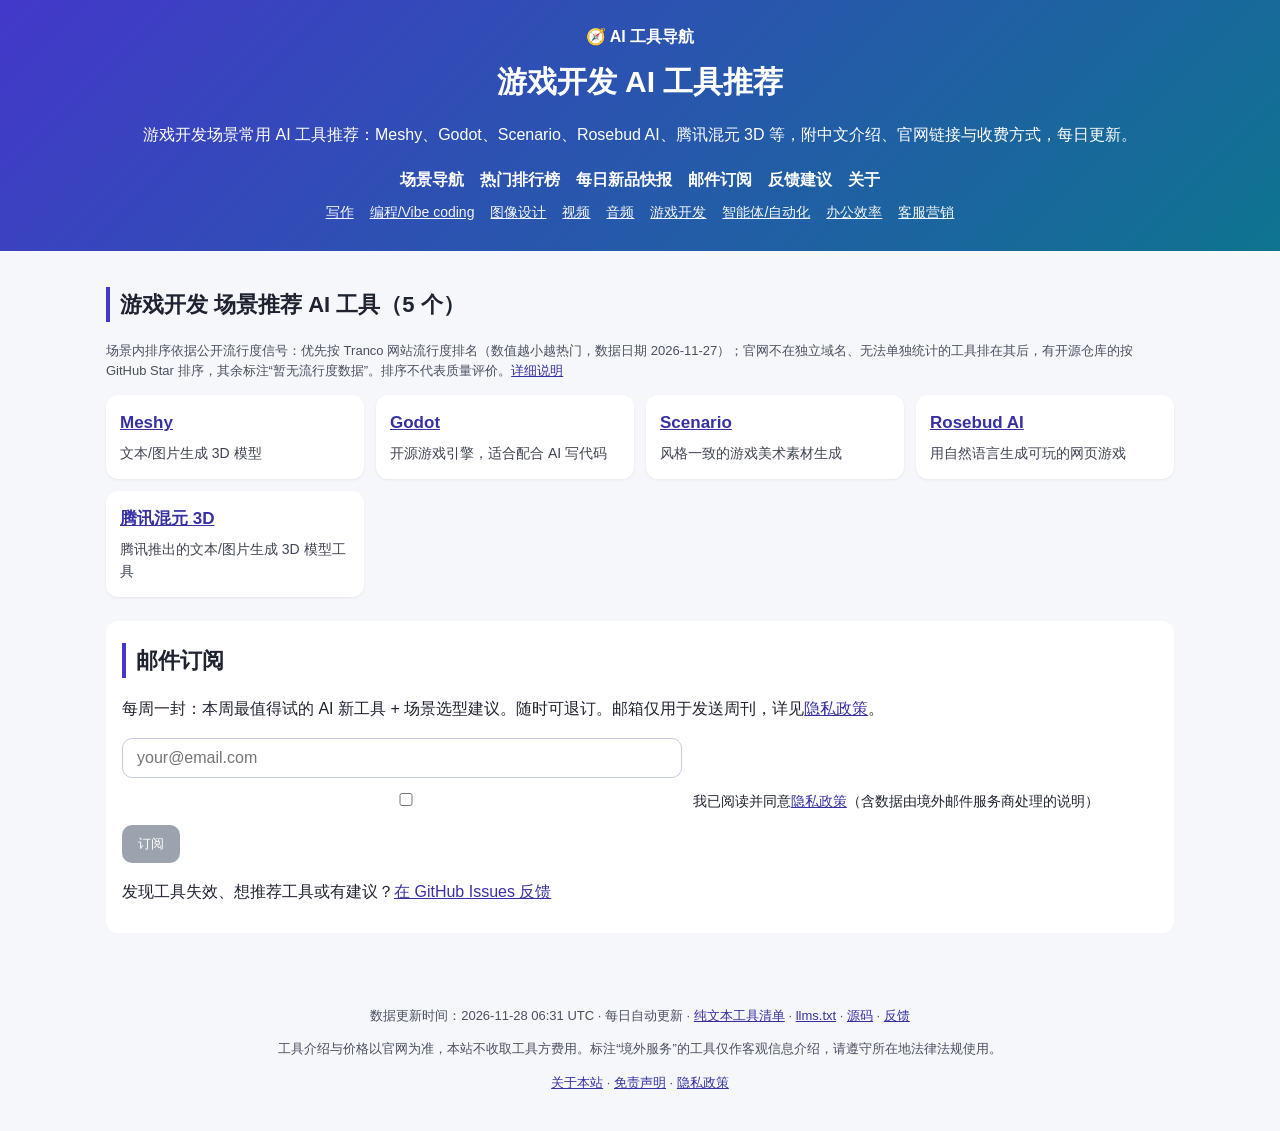
<file: s/gamedev.html>
<!doctype html><html lang="zh-CN"><head><meta charset="utf-8"><meta name="viewport" content="width=device-width,initial-scale=1">
<title>游戏开发 AI 工具推荐 | AI 工具导航</title><meta name="description" content="游戏开发场景常用 AI 工具推荐：Meshy、Godot、Scenario、Rosebud AI、腾讯混元 3D 等，附中文介绍、官网链接与收费方式，每日更新。"><meta name="keywords" content="游戏开发AI工具,游戏开发AI,AI工具推荐,AI工具导航">
<link rel="canonical" href="https://nyxk7.github.io/ai-tools-nav/s/gamedev.html"><meta name="robots" content="index,follow"><meta name="applicable-device" content="pc,mobile">
<meta property="og:type" content="website"><meta property="og:locale" content="zh_CN"><meta property="og:site_name" content="AI 工具导航">
<meta property="og:title" content="游戏开发 AI 工具推荐 | AI 工具导航"><meta property="og:description" content="游戏开发场景常用 AI 工具推荐：Meshy、Godot、Scenario、Rosebud AI、腾讯混元 3D 等，附中文介绍、官网链接与收费方式，每日更新。"><meta property="og:url" content="https://nyxk7.github.io/ai-tools-nav/s/gamedev.html">
<meta name="theme-color" content="#4f46e5"><link rel="icon" href="../favicon.svg">
<link rel="stylesheet" href="../style.css"><script type="application/ld+json">{"@context": "https://schema.org", "@type": "BreadcrumbList", "itemListElement": [{"@type": "ListItem", "position": 1, "name": "AI 工具导航", "item": "https://nyxk7.github.io/ai-tools-nav/"}, {"@type": "ListItem", "position": 2, "name": "游戏开发", "item": "https://nyxk7.github.io/ai-tools-nav/s/gamedev.html"}]}</script><script type="application/ld+json">{"@context": "https://schema.org", "@type": "ItemList", "name": "游戏开发 AI 工具", "numberOfItems": 5, "itemListElement": [{"@type": "ListItem", "position": 1, "item": {"@type": "SoftwareApplication", "name": "Meshy", "url": "https://www.meshy.ai", "description": "文本/图片生成 3D 模型", "applicationCategory": "AI 工具", "offers": {"@type": "Offer", "price": "0", "priceCurrency": "CNY"}}}, {"@type": "ListItem", "position": 2, "item": {"@type": "SoftwareApplication", "name": "Godot", "url": "https://godotengine.org", "description": "开源游戏引擎，适合配合 AI 写代码", "applicationCategory": "AI 工具", "offers": {"@type": "Offer", "price": "0", "priceCurrency": "CNY"}}}, {"@type": "ListItem", "position": 3, "item": {"@type": "SoftwareApplication", "name": "Scenario", "url": "https://www.scenario.com", "description": "风格一致的游戏美术素材生成", "applicationCategory": "AI 工具"}}, {"@type": "ListItem", "position": 4, "item": {"@type": "SoftwareApplication", "name": "Rosebud AI", "url": "https://rosebud.ai", "description": "用自然语言生成可玩的网页游戏", "applicationCategory": "AI 工具", "offers": {"@type": "Offer", "price": "0", "priceCurrency": "CNY"}}}, {"@type": "ListItem", "position": 5, "item": {"@type": "SoftwareApplication", "name": "腾讯混元 3D", "url": "https://3d.hunyuan.tencent.com", "description": "腾讯推出的文本/图片生成 3D 模型工具", "applicationCategory": "AI 工具", "offers": {"@type": "Offer", "price": "0", "priceCurrency": "CNY"}}}]}</script></head><body>
<a class="skip" href="#main">跳到正文</a>
<header><p class="logo"><a href="../">🧭 AI 工具导航</a></p><h1>游戏开发 AI 工具推荐</h1><p>游戏开发场景常用 AI 工具推荐：Meshy、Godot、Scenario、Rosebud AI、腾讯混元 3D 等，附中文介绍、官网链接与收费方式，每日更新。</p>
<nav aria-label="主导航"><a href="../#scenes">场景导航</a><a href="../#rank">热门排行榜</a><a href="../#daily">每日新品快报</a><a href="../#subscribe">邮件订阅</a><a href="https://github.com/NyxK7/ai-tools-nav/issues/new/choose" target="_blank" rel="noopener">反馈建议</a><a href="../about.html">关于</a></nav>
<nav class="scn" aria-label="业务场景"><a href="../s/writing.html">写作</a><a href="../s/coding.html">编程/Vibe coding</a><a href="../s/image.html">图像设计</a><a href="../s/video.html">视频</a><a href="../s/audio.html">音频</a><a href="../s/gamedev.html">游戏开发</a><a href="../s/agents.html">智能体/自动化</a><a href="../s/productivity.html">办公效率</a><a href="../s/marketing.html">客服营销</a></nav></header>
<main id="main"><section aria-labelledby="h-s"><h2 id="h-s">游戏开发 场景推荐 AI 工具（5 个）</h2><p class="note">场景内排序依据公开流行度信号：优先按 Tranco 网站流行度排名（数值越小越热门，数据日期 2026-11-27）；官网不在独立域名、无法单独统计的工具排在其后，有开源仓库的按 GitHub Star 排序，其余标注“暂无流行度数据”。排序不代表质量评价。<a href="../about.html#rank-method">详细说明</a></p><ul class="grid"><li class="card" data-k="meshy 文本/图片生成 3d 模型"><h3><a href="https://www.meshy.ai" target="_blank" rel="noopener">Meshy</a></h3><p>文本/图片生成 3D 模型</p></li><li class="card" data-k="godot 开源游戏引擎，适合配合 ai 写代码"><h3><a href="https://godotengine.org" target="_blank" rel="noopener">Godot</a></h3><p>开源游戏引擎，适合配合 AI 写代码</p></li><li class="card" data-k="scenario 风格一致的游戏美术素材生成"><h3><a href="https://www.scenario.com" target="_blank" rel="noopener">Scenario</a></h3><p>风格一致的游戏美术素材生成</p></li><li class="card" data-k="rosebud ai 用自然语言生成可玩的网页游戏"><h3><a href="https://rosebud.ai" target="_blank" rel="noopener">Rosebud AI</a></h3><p>用自然语言生成可玩的网页游戏</p></li><li class="card" data-k="腾讯混元 3d 腾讯推出的文本/图片生成 3d 模型工具"><h3><a href="https://3d.hunyuan.tencent.com" target="_blank" rel="noopener">腾讯混元 3D</a></h3><p>腾讯推出的文本/图片生成 3D 模型工具</p></li></ul></section><section id="subscribe" aria-labelledby="h-sub"><h2 id="h-sub">邮件订阅</h2><p>每周一封：本周最值得试的 AI 新工具 + 场景选型建议。随时可退订。邮箱仅用于发送周刊，详见<a href="../privacy.html">隐私政策</a>。</p>
<form class="sub" id="subf" action="https://ai-tools-nav-seven-pearl.vercel.app/api/subscribe" method="post"><label for="em" class="sr">邮箱地址</label><input id="em" name="email" type="email" placeholder="your@email.com" required maxlength="254" autocomplete="email"><input type="text" name="website" tabindex="-1" autocomplete="off" aria-hidden="true" style="position:absolute;left:-9999px" title="请勿填写"><label class="agree"><input type="checkbox" name="agree" required> 我已阅读并同意<a href="../privacy.html">隐私政策</a>（含数据由境外邮件服务商处理的说明）</label><button type="submit">订阅</button></form>
<p id="subm" role="status" aria-live="polite"></p>
<p>发现工具失效、想推荐工具或有建议？<a href="https://github.com/NyxK7/ai-tools-nav/issues/new/choose" target="_blank" rel="noopener">在 GitHub Issues 反馈</a></p></section></main>
<footer><p>数据更新时间：2026-11-28 06:31 UTC · 每日自动更新 · <a href="../tools.md">纯文本工具清单</a> · <a href="../llms.txt">llms.txt</a> · <a href="https://github.com/NyxK7/ai-tools-nav">源码</a> · <a href="https://github.com/NyxK7/ai-tools-nav/issues/new/choose" target="_blank" rel="noopener">反馈</a></p>
<p>工具介绍与价格以官网为准，本站不收取工具方费用。标注“境外服务”的工具仅作客观信息介绍，请遵守所在地法律法规使用。</p><p><a href="../about.html">关于本站</a> · <a href="../disclaimer.html">免责声明</a> · <a href="../privacy.html">隐私政策</a></p></footer><script src="../app.js" defer></script><script>if(/\.vercel\.app$/.test(location.hostname)){var s=document.createElement("script");s.defer=1;s.src="/_vercel/insights/script.js";document.head.appendChild(s)}</script></body></html>
</file>
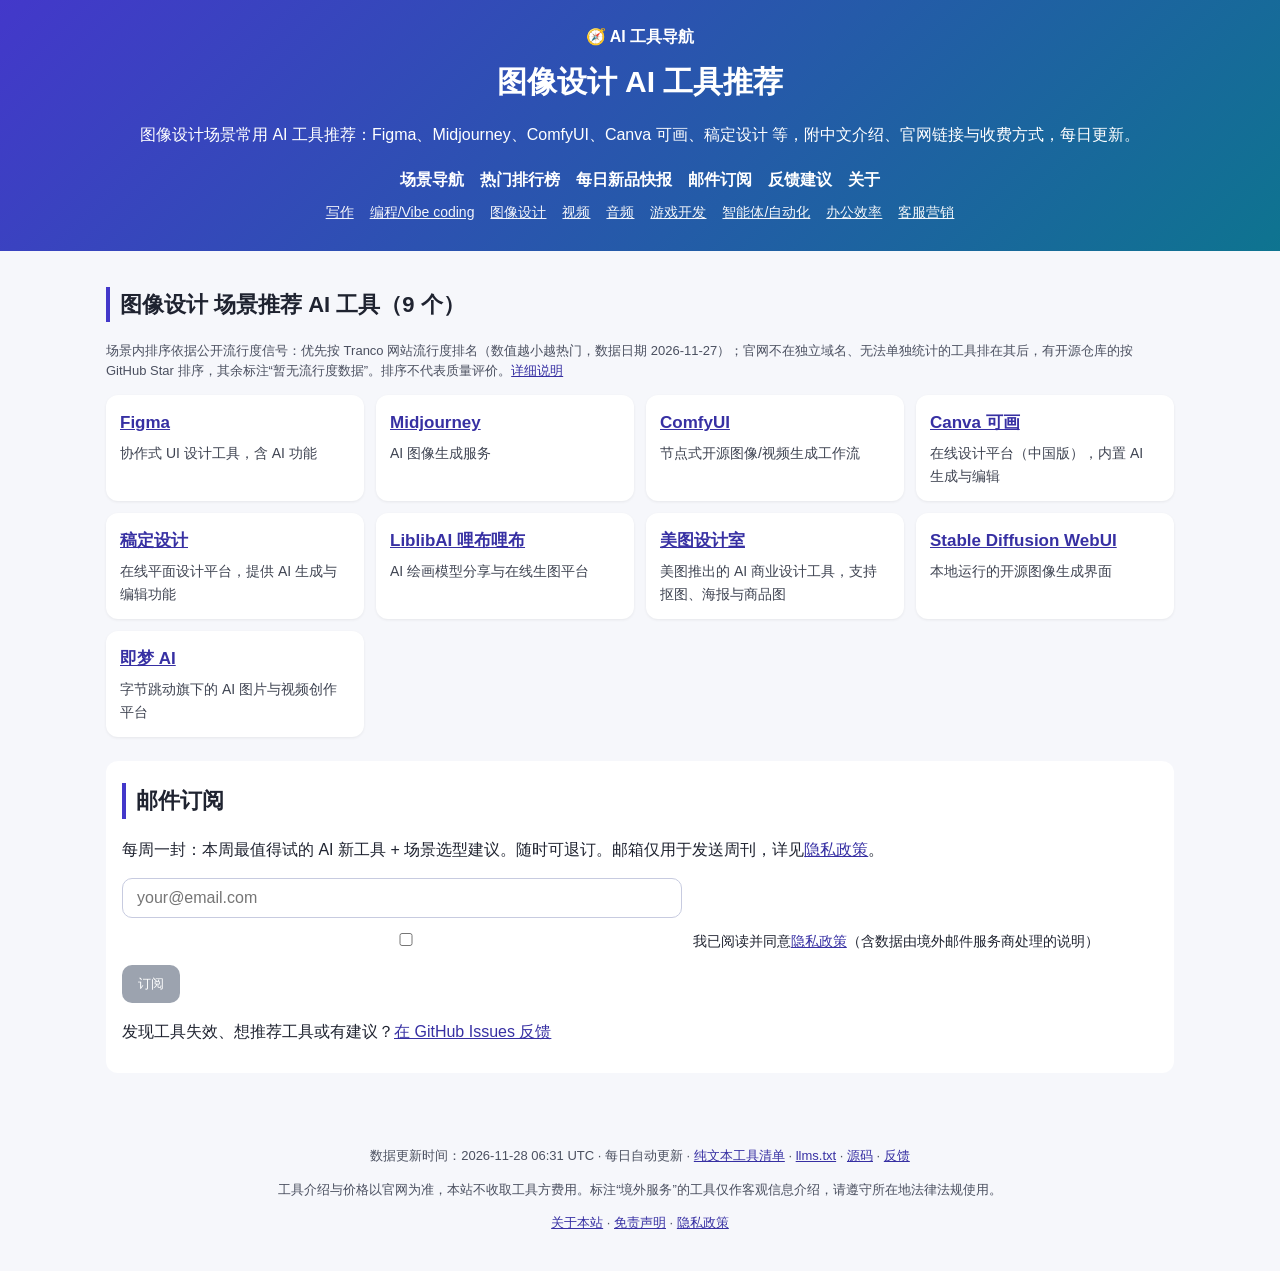
<file: s/image.html>
<!doctype html><html lang="zh-CN"><head><meta charset="utf-8"><meta name="viewport" content="width=device-width,initial-scale=1">
<title>图像设计 AI 工具推荐 | AI 工具导航</title><meta name="description" content="图像设计场景常用 AI 工具推荐：Figma、Midjourney、ComfyUI、Canva 可画、稿定设计 等，附中文介绍、官网链接与收费方式，每日更新。"><meta name="keywords" content="图像设计AI工具,图像设计AI,AI工具推荐,AI工具导航">
<link rel="canonical" href="https://nyxk7.github.io/ai-tools-nav/s/image.html"><meta name="robots" content="index,follow"><meta name="applicable-device" content="pc,mobile">
<meta property="og:type" content="website"><meta property="og:locale" content="zh_CN"><meta property="og:site_name" content="AI 工具导航">
<meta property="og:title" content="图像设计 AI 工具推荐 | AI 工具导航"><meta property="og:description" content="图像设计场景常用 AI 工具推荐：Figma、Midjourney、ComfyUI、Canva 可画、稿定设计 等，附中文介绍、官网链接与收费方式，每日更新。"><meta property="og:url" content="https://nyxk7.github.io/ai-tools-nav/s/image.html">
<meta name="theme-color" content="#4f46e5"><link rel="icon" href="../favicon.svg">
<link rel="stylesheet" href="../style.css"><script type="application/ld+json">{"@context": "https://schema.org", "@type": "BreadcrumbList", "itemListElement": [{"@type": "ListItem", "position": 1, "name": "AI 工具导航", "item": "https://nyxk7.github.io/ai-tools-nav/"}, {"@type": "ListItem", "position": 2, "name": "图像设计", "item": "https://nyxk7.github.io/ai-tools-nav/s/image.html"}]}</script><script type="application/ld+json">{"@context": "https://schema.org", "@type": "ItemList", "name": "图像设计 AI 工具", "numberOfItems": 9, "itemListElement": [{"@type": "ListItem", "position": 1, "item": {"@type": "SoftwareApplication", "name": "Figma", "url": "https://www.figma.com", "description": "协作式 UI 设计工具，含 AI 功能", "applicationCategory": "AI 工具", "offers": {"@type": "Offer", "price": "0", "priceCurrency": "CNY"}}}, {"@type": "ListItem", "position": 2, "item": {"@type": "SoftwareApplication", "name": "Midjourney", "url": "https://www.midjourney.com", "description": "AI 图像生成服务", "applicationCategory": "AI 工具"}}, {"@type": "ListItem", "position": 3, "item": {"@type": "SoftwareApplication", "name": "ComfyUI", "url": "https://www.comfy.org", "description": "节点式开源图像/视频生成工作流", "applicationCategory": "AI 工具", "offers": {"@type": "Offer", "price": "0", "priceCurrency": "CNY"}}}, {"@type": "ListItem", "position": 4, "item": {"@type": "SoftwareApplication", "name": "Canva 可画", "url": "https://www.canva.cn", "description": "在线设计平台（中国版），内置 AI 生成与编辑", "applicationCategory": "AI 工具", "offers": {"@type": "Offer", "price": "0", "priceCurrency": "CNY"}}}, {"@type": "ListItem", "position": 5, "item": {"@type": "SoftwareApplication", "name": "稿定设计", "url": "https://www.gaoding.com", "description": "在线平面设计平台，提供 AI 生成与编辑功能", "applicationCategory": "AI 工具", "offers": {"@type": "Offer", "price": "0", "priceCurrency": "CNY"}}}, {"@type": "ListItem", "position": 6, "item": {"@type": "SoftwareApplication", "name": "LiblibAI 哩布哩布", "url": "https://www.liblib.art", "description": "AI 绘画模型分享与在线生图平台", "applicationCategory": "AI 工具", "offers": {"@type": "Offer", "price": "0", "priceCurrency": "CNY"}}}, {"@type": "ListItem", "position": 7, "item": {"@type": "SoftwareApplication", "name": "美图设计室", "url": "https://www.x-design.com", "description": "美图推出的 AI 商业设计工具，支持抠图、海报与商品图", "applicationCategory": "AI 工具", "offers": {"@type": "Offer", "price": "0", "priceCurrency": "CNY"}}}, {"@type": "ListItem", "position": 8, "item": {"@type": "SoftwareApplication", "name": "Stable Diffusion WebUI", "url": "https://github.com/AUTOMATIC1111/stable-diffusion-webui", "description": "本地运行的开源图像生成界面", "applicationCategory": "AI 工具", "offers": {"@type": "Offer", "price": "0", "priceCurrency": "CNY"}}}, {"@type": "ListItem", "position": 9, "item": {"@type": "SoftwareApplication", "name": "即梦 AI", "url": "https://jimeng.jianying.com", "description": "字节跳动旗下的 AI 图片与视频创作平台", "applicationCategory": "AI 工具", "offers": {"@type": "Offer", "price": "0", "priceCurrency": "CNY"}}}]}</script></head><body>
<a class="skip" href="#main">跳到正文</a>
<header><p class="logo"><a href="../">🧭 AI 工具导航</a></p><h1>图像设计 AI 工具推荐</h1><p>图像设计场景常用 AI 工具推荐：Figma、Midjourney、ComfyUI、Canva 可画、稿定设计 等，附中文介绍、官网链接与收费方式，每日更新。</p>
<nav aria-label="主导航"><a href="../#scenes">场景导航</a><a href="../#rank">热门排行榜</a><a href="../#daily">每日新品快报</a><a href="../#subscribe">邮件订阅</a><a href="https://github.com/NyxK7/ai-tools-nav/issues/new/choose" target="_blank" rel="noopener">反馈建议</a><a href="../about.html">关于</a></nav>
<nav class="scn" aria-label="业务场景"><a href="../s/writing.html">写作</a><a href="../s/coding.html">编程/Vibe coding</a><a href="../s/image.html">图像设计</a><a href="../s/video.html">视频</a><a href="../s/audio.html">音频</a><a href="../s/gamedev.html">游戏开发</a><a href="../s/agents.html">智能体/自动化</a><a href="../s/productivity.html">办公效率</a><a href="../s/marketing.html">客服营销</a></nav></header>
<main id="main"><section aria-labelledby="h-s"><h2 id="h-s">图像设计 场景推荐 AI 工具（9 个）</h2><p class="note">场景内排序依据公开流行度信号：优先按 Tranco 网站流行度排名（数值越小越热门，数据日期 2026-11-27）；官网不在独立域名、无法单独统计的工具排在其后，有开源仓库的按 GitHub Star 排序，其余标注“暂无流行度数据”。排序不代表质量评价。<a href="../about.html#rank-method">详细说明</a></p><ul class="grid"><li class="card" data-k="figma 协作式 ui 设计工具，含 ai 功能"><h3><a href="https://www.figma.com" target="_blank" rel="noopener">Figma</a></h3><p>协作式 UI 设计工具，含 AI 功能</p></li><li class="card" data-k="midjourney ai 图像生成服务"><h3><a href="https://www.midjourney.com" target="_blank" rel="noopener">Midjourney</a></h3><p>AI 图像生成服务</p></li><li class="card" data-k="comfyui 节点式开源图像/视频生成工作流"><h3><a href="https://www.comfy.org" target="_blank" rel="noopener">ComfyUI</a></h3><p>节点式开源图像/视频生成工作流</p></li><li class="card" data-k="canva 可画 在线设计平台（中国版），内置 ai 生成与编辑"><h3><a href="https://www.canva.cn" target="_blank" rel="noopener">Canva 可画</a></h3><p>在线设计平台（中国版），内置 AI 生成与编辑</p></li><li class="card" data-k="稿定设计 在线平面设计平台，提供 ai 生成与编辑功能"><h3><a href="https://www.gaoding.com" target="_blank" rel="noopener">稿定设计</a></h3><p>在线平面设计平台，提供 AI 生成与编辑功能</p></li><li class="card" data-k="liblibai 哩布哩布 ai 绘画模型分享与在线生图平台"><h3><a href="https://www.liblib.art" target="_blank" rel="noopener">LiblibAI 哩布哩布</a></h3><p>AI 绘画模型分享与在线生图平台</p></li><li class="card" data-k="美图设计室 美图推出的 ai 商业设计工具，支持抠图、海报与商品图"><h3><a href="https://www.x-design.com" target="_blank" rel="noopener">美图设计室</a></h3><p>美图推出的 AI 商业设计工具，支持抠图、海报与商品图</p></li><li class="card" data-k="stable diffusion webui 本地运行的开源图像生成界面"><h3><a href="https://github.com/AUTOMATIC1111/stable-diffusion-webui" target="_blank" rel="noopener">Stable Diffusion WebUI</a></h3><p>本地运行的开源图像生成界面</p></li><li class="card" data-k="即梦 ai 字节跳动旗下的 ai 图片与视频创作平台"><h3><a href="https://jimeng.jianying.com" target="_blank" rel="noopener">即梦 AI</a></h3><p>字节跳动旗下的 AI 图片与视频创作平台</p></li></ul></section><section id="subscribe" aria-labelledby="h-sub"><h2 id="h-sub">邮件订阅</h2><p>每周一封：本周最值得试的 AI 新工具 + 场景选型建议。随时可退订。邮箱仅用于发送周刊，详见<a href="../privacy.html">隐私政策</a>。</p>
<form class="sub" id="subf" action="https://ai-tools-nav-seven-pearl.vercel.app/api/subscribe" method="post"><label for="em" class="sr">邮箱地址</label><input id="em" name="email" type="email" placeholder="your@email.com" required maxlength="254" autocomplete="email"><input type="text" name="website" tabindex="-1" autocomplete="off" aria-hidden="true" style="position:absolute;left:-9999px" title="请勿填写"><label class="agree"><input type="checkbox" name="agree" required> 我已阅读并同意<a href="../privacy.html">隐私政策</a>（含数据由境外邮件服务商处理的说明）</label><button type="submit">订阅</button></form>
<p id="subm" role="status" aria-live="polite"></p>
<p>发现工具失效、想推荐工具或有建议？<a href="https://github.com/NyxK7/ai-tools-nav/issues/new/choose" target="_blank" rel="noopener">在 GitHub Issues 反馈</a></p></section></main>
<footer><p>数据更新时间：2026-11-28 06:31 UTC · 每日自动更新 · <a href="../tools.md">纯文本工具清单</a> · <a href="../llms.txt">llms.txt</a> · <a href="https://github.com/NyxK7/ai-tools-nav">源码</a> · <a href="https://github.com/NyxK7/ai-tools-nav/issues/new/choose" target="_blank" rel="noopener">反馈</a></p>
<p>工具介绍与价格以官网为准，本站不收取工具方费用。标注“境外服务”的工具仅作客观信息介绍，请遵守所在地法律法规使用。</p><p><a href="../about.html">关于本站</a> · <a href="../disclaimer.html">免责声明</a> · <a href="../privacy.html">隐私政策</a></p></footer><script src="../app.js" defer></script><script>if(/\.vercel\.app$/.test(location.hostname)){var s=document.createElement("script");s.defer=1;s.src="/_vercel/insights/script.js";document.head.appendChild(s)}</script></body></html>
</file>
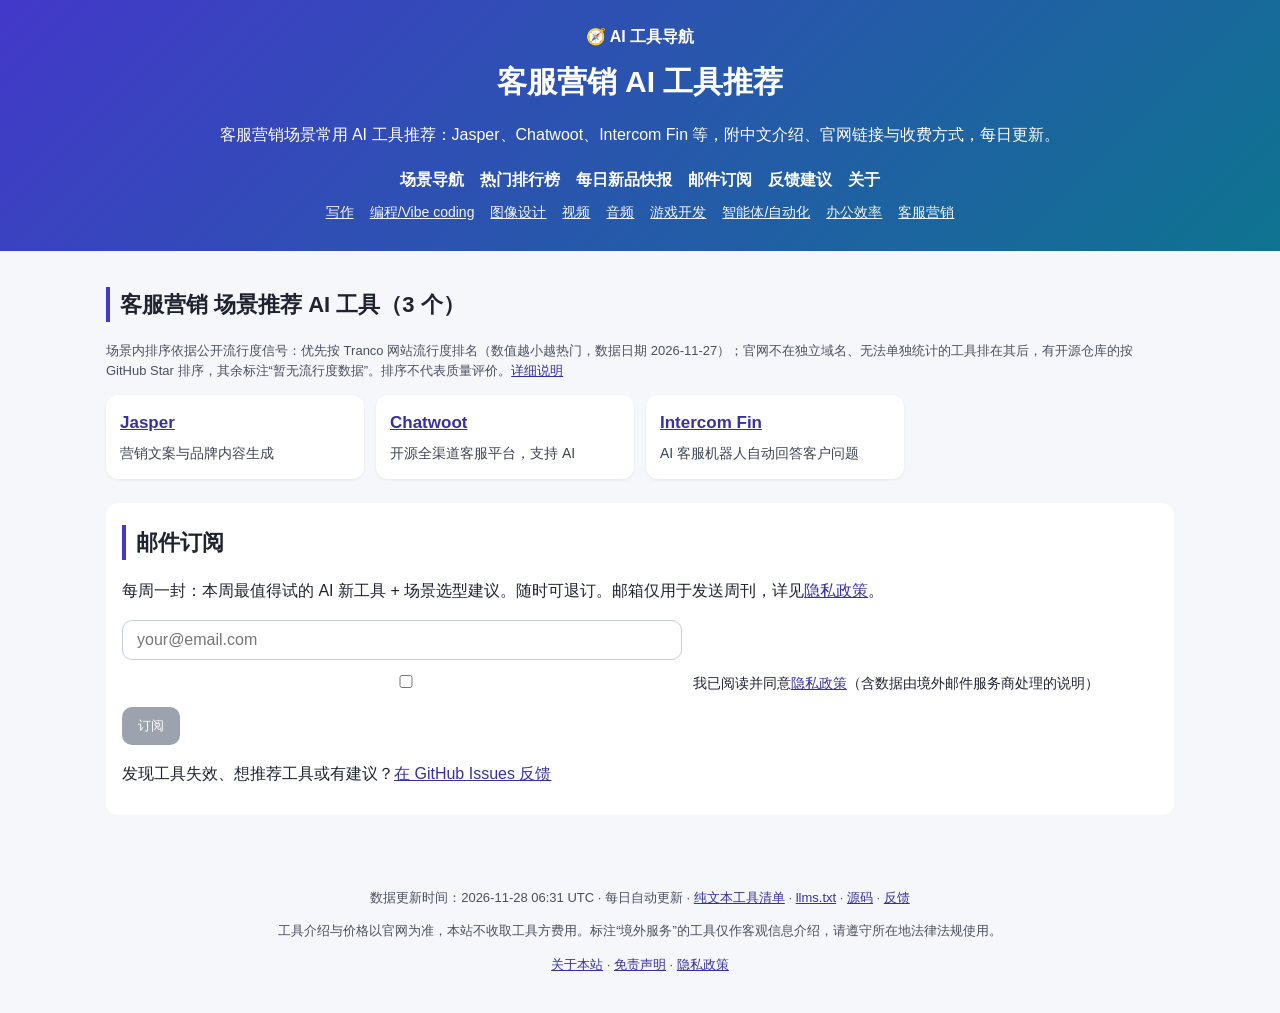
<file: s/marketing.html>
<!doctype html><html lang="zh-CN"><head><meta charset="utf-8"><meta name="viewport" content="width=device-width,initial-scale=1">
<title>客服营销 AI 工具推荐 | AI 工具导航</title><meta name="description" content="客服营销场景常用 AI 工具推荐：Jasper、Chatwoot、Intercom Fin 等，附中文介绍、官网链接与收费方式，每日更新。"><meta name="keywords" content="客服营销AI工具,客服营销AI,AI工具推荐,AI工具导航">
<link rel="canonical" href="https://nyxk7.github.io/ai-tools-nav/s/marketing.html"><meta name="robots" content="index,follow"><meta name="applicable-device" content="pc,mobile">
<meta property="og:type" content="website"><meta property="og:locale" content="zh_CN"><meta property="og:site_name" content="AI 工具导航">
<meta property="og:title" content="客服营销 AI 工具推荐 | AI 工具导航"><meta property="og:description" content="客服营销场景常用 AI 工具推荐：Jasper、Chatwoot、Intercom Fin 等，附中文介绍、官网链接与收费方式，每日更新。"><meta property="og:url" content="https://nyxk7.github.io/ai-tools-nav/s/marketing.html">
<meta name="theme-color" content="#4f46e5"><link rel="icon" href="../favicon.svg">
<link rel="stylesheet" href="../style.css"><script type="application/ld+json">{"@context": "https://schema.org", "@type": "BreadcrumbList", "itemListElement": [{"@type": "ListItem", "position": 1, "name": "AI 工具导航", "item": "https://nyxk7.github.io/ai-tools-nav/"}, {"@type": "ListItem", "position": 2, "name": "客服营销", "item": "https://nyxk7.github.io/ai-tools-nav/s/marketing.html"}]}</script><script type="application/ld+json">{"@context": "https://schema.org", "@type": "ItemList", "name": "客服营销 AI 工具", "numberOfItems": 3, "itemListElement": [{"@type": "ListItem", "position": 1, "item": {"@type": "SoftwareApplication", "name": "Jasper", "url": "https://www.jasper.ai", "description": "营销文案与品牌内容生成", "applicationCategory": "AI 工具"}}, {"@type": "ListItem", "position": 2, "item": {"@type": "SoftwareApplication", "name": "Chatwoot", "url": "https://www.chatwoot.com", "description": "开源全渠道客服平台，支持 AI", "applicationCategory": "AI 工具"}}, {"@type": "ListItem", "position": 3, "item": {"@type": "SoftwareApplication", "name": "Intercom Fin", "url": "https://www.intercom.com/fin", "description": "AI 客服机器人自动回答客户问题", "applicationCategory": "AI 工具"}}]}</script></head><body>
<a class="skip" href="#main">跳到正文</a>
<header><p class="logo"><a href="../">🧭 AI 工具导航</a></p><h1>客服营销 AI 工具推荐</h1><p>客服营销场景常用 AI 工具推荐：Jasper、Chatwoot、Intercom Fin 等，附中文介绍、官网链接与收费方式，每日更新。</p>
<nav aria-label="主导航"><a href="../#scenes">场景导航</a><a href="../#rank">热门排行榜</a><a href="../#daily">每日新品快报</a><a href="../#subscribe">邮件订阅</a><a href="https://github.com/NyxK7/ai-tools-nav/issues/new/choose" target="_blank" rel="noopener">反馈建议</a><a href="../about.html">关于</a></nav>
<nav class="scn" aria-label="业务场景"><a href="../s/writing.html">写作</a><a href="../s/coding.html">编程/Vibe coding</a><a href="../s/image.html">图像设计</a><a href="../s/video.html">视频</a><a href="../s/audio.html">音频</a><a href="../s/gamedev.html">游戏开发</a><a href="../s/agents.html">智能体/自动化</a><a href="../s/productivity.html">办公效率</a><a href="../s/marketing.html">客服营销</a></nav></header>
<main id="main"><section aria-labelledby="h-s"><h2 id="h-s">客服营销 场景推荐 AI 工具（3 个）</h2><p class="note">场景内排序依据公开流行度信号：优先按 Tranco 网站流行度排名（数值越小越热门，数据日期 2026-11-27）；官网不在独立域名、无法单独统计的工具排在其后，有开源仓库的按 GitHub Star 排序，其余标注“暂无流行度数据”。排序不代表质量评价。<a href="../about.html#rank-method">详细说明</a></p><ul class="grid"><li class="card" data-k="jasper 营销文案与品牌内容生成"><h3><a href="https://www.jasper.ai" target="_blank" rel="noopener">Jasper</a></h3><p>营销文案与品牌内容生成</p></li><li class="card" data-k="chatwoot 开源全渠道客服平台，支持 ai"><h3><a href="https://www.chatwoot.com" target="_blank" rel="noopener">Chatwoot</a></h3><p>开源全渠道客服平台，支持 AI</p></li><li class="card" data-k="intercom fin ai 客服机器人自动回答客户问题"><h3><a href="https://www.intercom.com/fin" target="_blank" rel="noopener">Intercom Fin</a></h3><p>AI 客服机器人自动回答客户问题</p></li></ul></section><section id="subscribe" aria-labelledby="h-sub"><h2 id="h-sub">邮件订阅</h2><p>每周一封：本周最值得试的 AI 新工具 + 场景选型建议。随时可退订。邮箱仅用于发送周刊，详见<a href="../privacy.html">隐私政策</a>。</p>
<form class="sub" id="subf" action="https://ai-tools-nav-seven-pearl.vercel.app/api/subscribe" method="post"><label for="em" class="sr">邮箱地址</label><input id="em" name="email" type="email" placeholder="your@email.com" required maxlength="254" autocomplete="email"><input type="text" name="website" tabindex="-1" autocomplete="off" aria-hidden="true" style="position:absolute;left:-9999px" title="请勿填写"><label class="agree"><input type="checkbox" name="agree" required> 我已阅读并同意<a href="../privacy.html">隐私政策</a>（含数据由境外邮件服务商处理的说明）</label><button type="submit">订阅</button></form>
<p id="subm" role="status" aria-live="polite"></p>
<p>发现工具失效、想推荐工具或有建议？<a href="https://github.com/NyxK7/ai-tools-nav/issues/new/choose" target="_blank" rel="noopener">在 GitHub Issues 反馈</a></p></section></main>
<footer><p>数据更新时间：2026-11-28 06:31 UTC · 每日自动更新 · <a href="../tools.md">纯文本工具清单</a> · <a href="../llms.txt">llms.txt</a> · <a href="https://github.com/NyxK7/ai-tools-nav">源码</a> · <a href="https://github.com/NyxK7/ai-tools-nav/issues/new/choose" target="_blank" rel="noopener">反馈</a></p>
<p>工具介绍与价格以官网为准，本站不收取工具方费用。标注“境外服务”的工具仅作客观信息介绍，请遵守所在地法律法规使用。</p><p><a href="../about.html">关于本站</a> · <a href="../disclaimer.html">免责声明</a> · <a href="../privacy.html">隐私政策</a></p></footer><script src="../app.js" defer></script><script>if(/\.vercel\.app$/.test(location.hostname)){var s=document.createElement("script");s.defer=1;s.src="/_vercel/insights/script.js";document.head.appendChild(s)}</script></body></html>
</file>
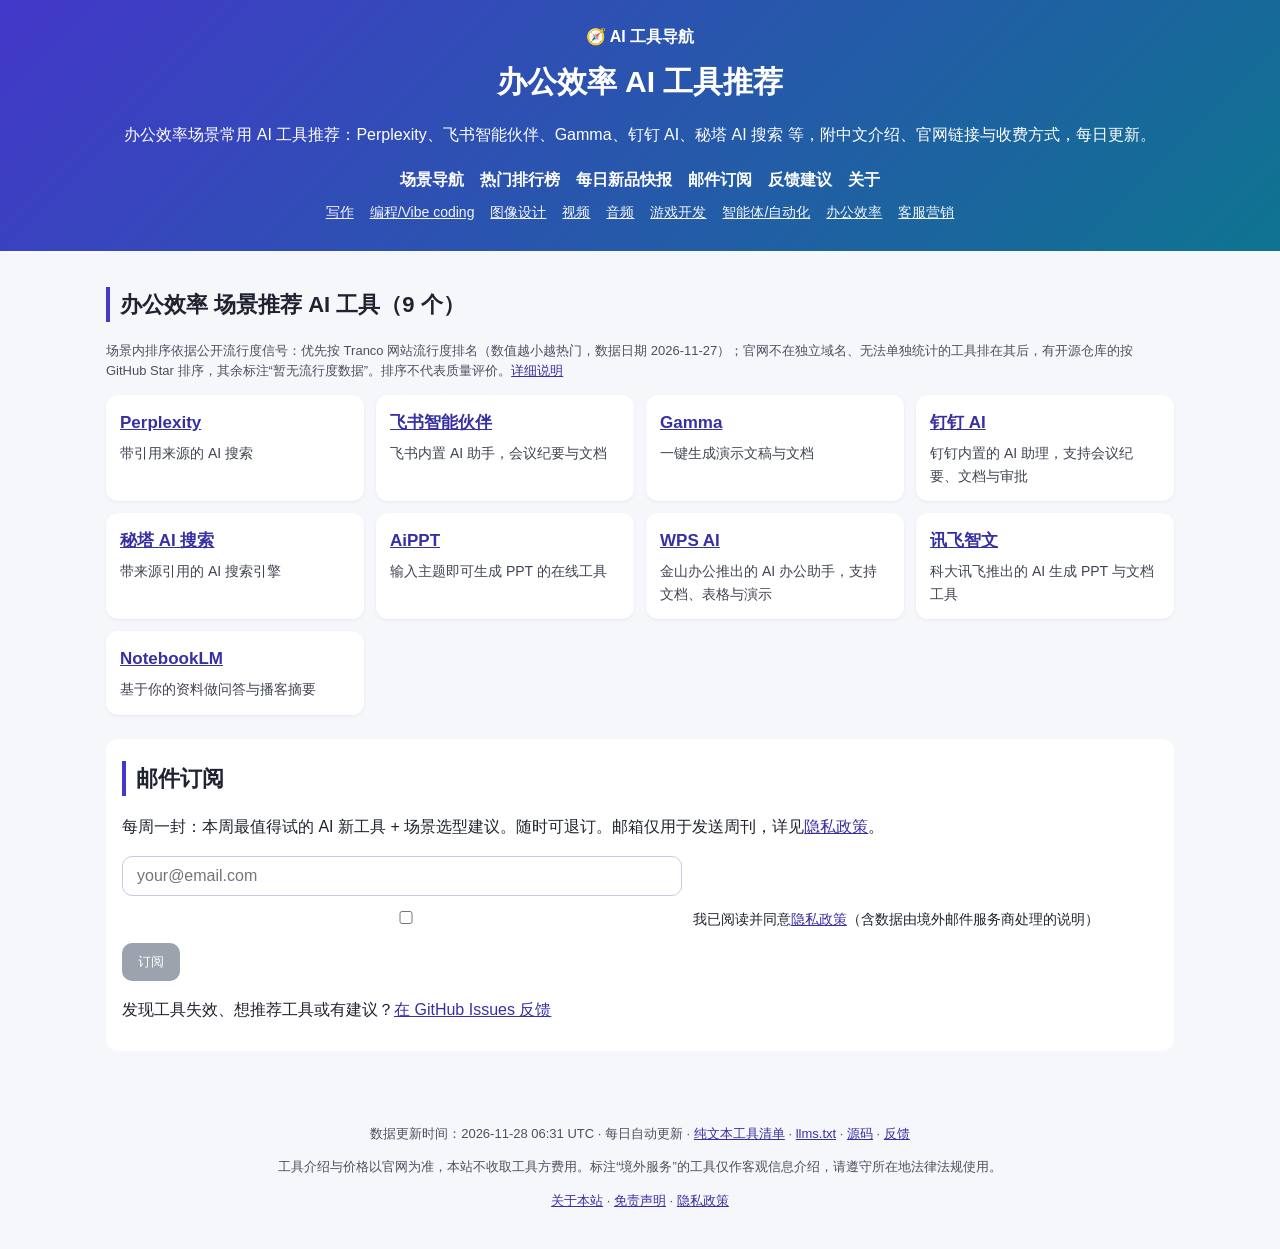
<file: s/productivity.html>
<!doctype html><html lang="zh-CN"><head><meta charset="utf-8"><meta name="viewport" content="width=device-width,initial-scale=1">
<title>办公效率 AI 工具推荐 | AI 工具导航</title><meta name="description" content="办公效率场景常用 AI 工具推荐：Perplexity、飞书智能伙伴、Gamma、钉钉 AI、秘塔 AI 搜索 等，附中文介绍、官网链接与收费方式，每日更新。"><meta name="keywords" content="办公效率AI工具,办公效率AI,AI工具推荐,AI工具导航">
<link rel="canonical" href="https://nyxk7.github.io/ai-tools-nav/s/productivity.html"><meta name="robots" content="index,follow"><meta name="applicable-device" content="pc,mobile">
<meta property="og:type" content="website"><meta property="og:locale" content="zh_CN"><meta property="og:site_name" content="AI 工具导航">
<meta property="og:title" content="办公效率 AI 工具推荐 | AI 工具导航"><meta property="og:description" content="办公效率场景常用 AI 工具推荐：Perplexity、飞书智能伙伴、Gamma、钉钉 AI、秘塔 AI 搜索 等，附中文介绍、官网链接与收费方式，每日更新。"><meta property="og:url" content="https://nyxk7.github.io/ai-tools-nav/s/productivity.html">
<meta name="theme-color" content="#4f46e5"><link rel="icon" href="../favicon.svg">
<link rel="stylesheet" href="../style.css"><script type="application/ld+json">{"@context": "https://schema.org", "@type": "BreadcrumbList", "itemListElement": [{"@type": "ListItem", "position": 1, "name": "AI 工具导航", "item": "https://nyxk7.github.io/ai-tools-nav/"}, {"@type": "ListItem", "position": 2, "name": "办公效率", "item": "https://nyxk7.github.io/ai-tools-nav/s/productivity.html"}]}</script><script type="application/ld+json">{"@context": "https://schema.org", "@type": "ItemList", "name": "办公效率 AI 工具", "numberOfItems": 9, "itemListElement": [{"@type": "ListItem", "position": 1, "item": {"@type": "SoftwareApplication", "name": "Perplexity", "url": "https://www.perplexity.ai", "description": "带引用来源的 AI 搜索", "applicationCategory": "AI 工具", "offers": {"@type": "Offer", "price": "0", "priceCurrency": "CNY"}}}, {"@type": "ListItem", "position": 2, "item": {"@type": "SoftwareApplication", "name": "飞书智能伙伴", "url": "https://www.feishu.cn", "description": "飞书内置 AI 助手，会议纪要与文档", "applicationCategory": "AI 工具"}}, {"@type": "ListItem", "position": 3, "item": {"@type": "SoftwareApplication", "name": "Gamma", "url": "https://gamma.app", "description": "一键生成演示文稿与文档", "applicationCategory": "AI 工具", "offers": {"@type": "Offer", "price": "0", "priceCurrency": "CNY"}}}, {"@type": "ListItem", "position": 4, "item": {"@type": "SoftwareApplication", "name": "钉钉 AI", "url": "https://www.dingtalk.com", "description": "钉钉内置的 AI 助理，支持会议纪要、文档与审批", "applicationCategory": "AI 工具", "offers": {"@type": "Offer", "price": "0", "priceCurrency": "CNY"}}}, {"@type": "ListItem", "position": 5, "item": {"@type": "SoftwareApplication", "name": "秘塔 AI 搜索", "url": "https://metaso.cn", "description": "带来源引用的 AI 搜索引擎", "applicationCategory": "AI 工具", "offers": {"@type": "Offer", "price": "0", "priceCurrency": "CNY"}}}, {"@type": "ListItem", "position": 6, "item": {"@type": "SoftwareApplication", "name": "AiPPT", "url": "https://www.aippt.cn", "description": "输入主题即可生成 PPT 的在线工具", "applicationCategory": "AI 工具", "offers": {"@type": "Offer", "price": "0", "priceCurrency": "CNY"}}}, {"@type": "ListItem", "position": 7, "item": {"@type": "SoftwareApplication", "name": "WPS AI", "url": "https://ai.wps.cn", "description": "金山办公推出的 AI 办公助手，支持文档、表格与演示", "applicationCategory": "AI 工具", "offers": {"@type": "Offer", "price": "0", "priceCurrency": "CNY"}}}, {"@type": "ListItem", "position": 8, "item": {"@type": "SoftwareApplication", "name": "讯飞智文", "url": "https://zhiwen.xfyun.cn", "description": "科大讯飞推出的 AI 生成 PPT 与文档工具", "applicationCategory": "AI 工具", "offers": {"@type": "Offer", "price": "0", "priceCurrency": "CNY"}}}, {"@type": "ListItem", "position": 9, "item": {"@type": "SoftwareApplication", "name": "NotebookLM", "url": "https://notebooklm.google.com", "description": "基于你的资料做问答与播客摘要", "applicationCategory": "AI 工具", "offers": {"@type": "Offer", "price": "0", "priceCurrency": "CNY"}}}]}</script></head><body>
<a class="skip" href="#main">跳到正文</a>
<header><p class="logo"><a href="../">🧭 AI 工具导航</a></p><h1>办公效率 AI 工具推荐</h1><p>办公效率场景常用 AI 工具推荐：Perplexity、飞书智能伙伴、Gamma、钉钉 AI、秘塔 AI 搜索 等，附中文介绍、官网链接与收费方式，每日更新。</p>
<nav aria-label="主导航"><a href="../#scenes">场景导航</a><a href="../#rank">热门排行榜</a><a href="../#daily">每日新品快报</a><a href="../#subscribe">邮件订阅</a><a href="https://github.com/NyxK7/ai-tools-nav/issues/new/choose" target="_blank" rel="noopener">反馈建议</a><a href="../about.html">关于</a></nav>
<nav class="scn" aria-label="业务场景"><a href="../s/writing.html">写作</a><a href="../s/coding.html">编程/Vibe coding</a><a href="../s/image.html">图像设计</a><a href="../s/video.html">视频</a><a href="../s/audio.html">音频</a><a href="../s/gamedev.html">游戏开发</a><a href="../s/agents.html">智能体/自动化</a><a href="../s/productivity.html">办公效率</a><a href="../s/marketing.html">客服营销</a></nav></header>
<main id="main"><section aria-labelledby="h-s"><h2 id="h-s">办公效率 场景推荐 AI 工具（9 个）</h2><p class="note">场景内排序依据公开流行度信号：优先按 Tranco 网站流行度排名（数值越小越热门，数据日期 2026-11-27）；官网不在独立域名、无法单独统计的工具排在其后，有开源仓库的按 GitHub Star 排序，其余标注“暂无流行度数据”。排序不代表质量评价。<a href="../about.html#rank-method">详细说明</a></p><ul class="grid"><li class="card" data-k="perplexity 带引用来源的 ai 搜索"><h3><a href="https://www.perplexity.ai" target="_blank" rel="noopener">Perplexity</a></h3><p>带引用来源的 AI 搜索</p></li><li class="card" data-k="飞书智能伙伴 飞书内置 ai 助手，会议纪要与文档"><h3><a href="https://www.feishu.cn" target="_blank" rel="noopener">飞书智能伙伴</a></h3><p>飞书内置 AI 助手，会议纪要与文档</p></li><li class="card" data-k="gamma 一键生成演示文稿与文档"><h3><a href="https://gamma.app" target="_blank" rel="noopener">Gamma</a></h3><p>一键生成演示文稿与文档</p></li><li class="card" data-k="钉钉 ai 钉钉内置的 ai 助理，支持会议纪要、文档与审批"><h3><a href="https://www.dingtalk.com" target="_blank" rel="noopener">钉钉 AI</a></h3><p>钉钉内置的 AI 助理，支持会议纪要、文档与审批</p></li><li class="card" data-k="秘塔 ai 搜索 带来源引用的 ai 搜索引擎"><h3><a href="https://metaso.cn" target="_blank" rel="noopener">秘塔 AI 搜索</a></h3><p>带来源引用的 AI 搜索引擎</p></li><li class="card" data-k="aippt 输入主题即可生成 ppt 的在线工具"><h3><a href="https://www.aippt.cn" target="_blank" rel="noopener">AiPPT</a></h3><p>输入主题即可生成 PPT 的在线工具</p></li><li class="card" data-k="wps ai 金山办公推出的 ai 办公助手，支持文档、表格与演示"><h3><a href="https://ai.wps.cn" target="_blank" rel="noopener">WPS AI</a></h3><p>金山办公推出的 AI 办公助手，支持文档、表格与演示</p></li><li class="card" data-k="讯飞智文 科大讯飞推出的 ai 生成 ppt 与文档工具"><h3><a href="https://zhiwen.xfyun.cn" target="_blank" rel="noopener">讯飞智文</a></h3><p>科大讯飞推出的 AI 生成 PPT 与文档工具</p></li><li class="card" data-k="notebooklm 基于你的资料做问答与播客摘要"><h3><a href="https://notebooklm.google.com" target="_blank" rel="noopener">NotebookLM</a></h3><p>基于你的资料做问答与播客摘要</p></li></ul></section><section id="subscribe" aria-labelledby="h-sub"><h2 id="h-sub">邮件订阅</h2><p>每周一封：本周最值得试的 AI 新工具 + 场景选型建议。随时可退订。邮箱仅用于发送周刊，详见<a href="../privacy.html">隐私政策</a>。</p>
<form class="sub" id="subf" action="https://ai-tools-nav-seven-pearl.vercel.app/api/subscribe" method="post"><label for="em" class="sr">邮箱地址</label><input id="em" name="email" type="email" placeholder="your@email.com" required maxlength="254" autocomplete="email"><input type="text" name="website" tabindex="-1" autocomplete="off" aria-hidden="true" style="position:absolute;left:-9999px" title="请勿填写"><label class="agree"><input type="checkbox" name="agree" required> 我已阅读并同意<a href="../privacy.html">隐私政策</a>（含数据由境外邮件服务商处理的说明）</label><button type="submit">订阅</button></form>
<p id="subm" role="status" aria-live="polite"></p>
<p>发现工具失效、想推荐工具或有建议？<a href="https://github.com/NyxK7/ai-tools-nav/issues/new/choose" target="_blank" rel="noopener">在 GitHub Issues 反馈</a></p></section></main>
<footer><p>数据更新时间：2026-11-28 06:31 UTC · 每日自动更新 · <a href="../tools.md">纯文本工具清单</a> · <a href="../llms.txt">llms.txt</a> · <a href="https://github.com/NyxK7/ai-tools-nav">源码</a> · <a href="https://github.com/NyxK7/ai-tools-nav/issues/new/choose" target="_blank" rel="noopener">反馈</a></p>
<p>工具介绍与价格以官网为准，本站不收取工具方费用。标注“境外服务”的工具仅作客观信息介绍，请遵守所在地法律法规使用。</p><p><a href="../about.html">关于本站</a> · <a href="../disclaimer.html">免责声明</a> · <a href="../privacy.html">隐私政策</a></p></footer><script src="../app.js" defer></script><script>if(/\.vercel\.app$/.test(location.hostname)){var s=document.createElement("script");s.defer=1;s.src="/_vercel/insights/script.js";document.head.appendChild(s)}</script></body></html>
</file>
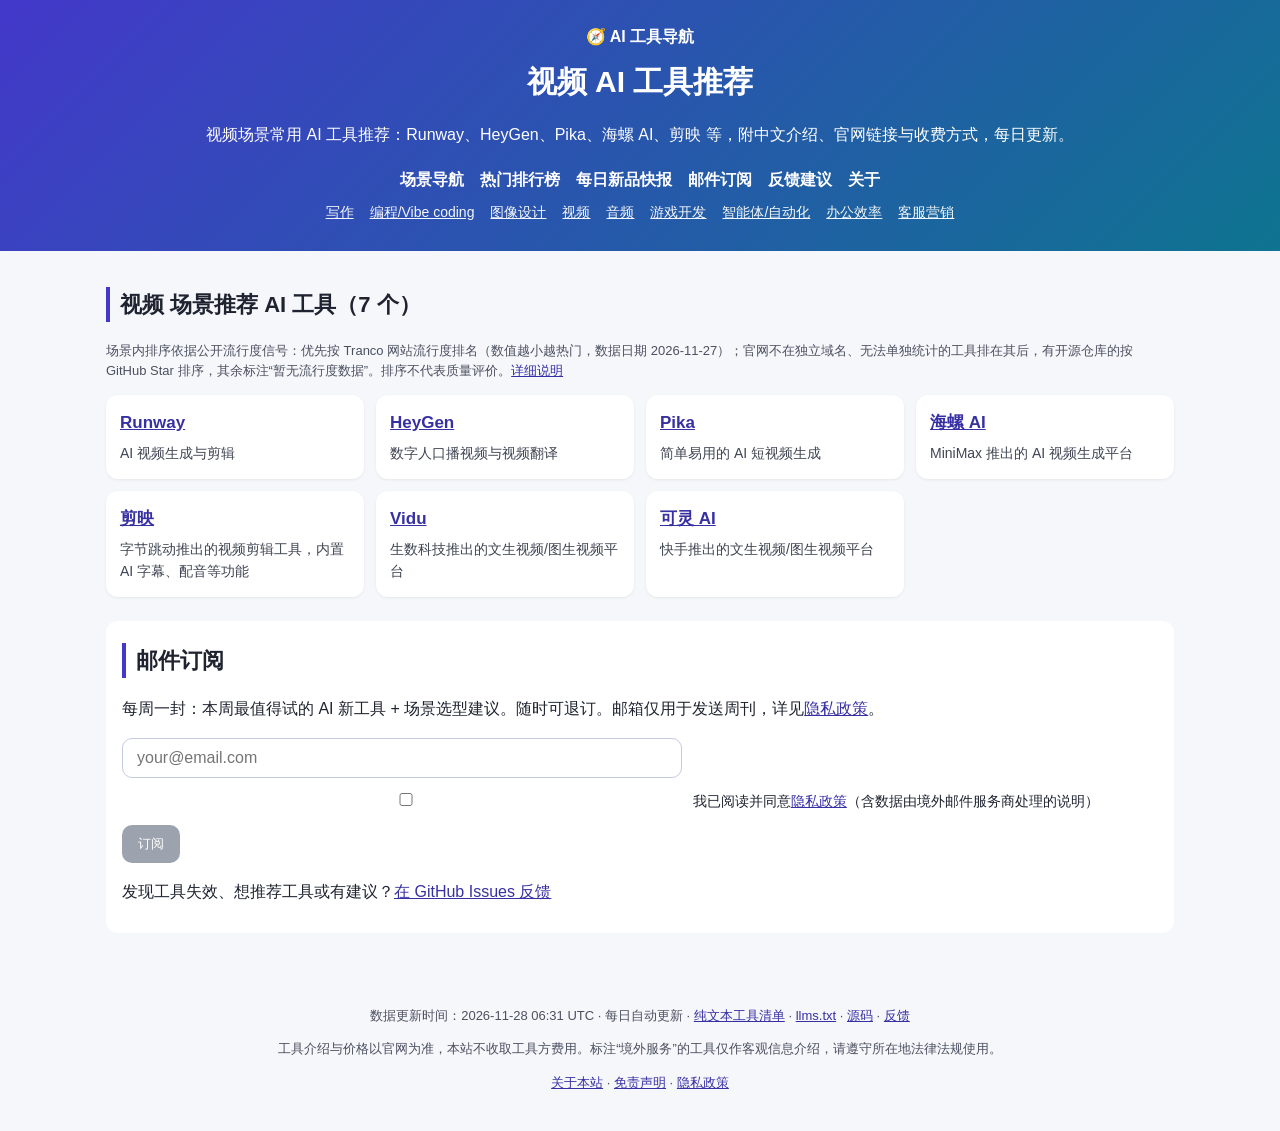
<file: s/video.html>
<!doctype html><html lang="zh-CN"><head><meta charset="utf-8"><meta name="viewport" content="width=device-width,initial-scale=1">
<title>视频 AI 工具推荐 | AI 工具导航</title><meta name="description" content="视频场景常用 AI 工具推荐：Runway、HeyGen、Pika、海螺 AI、剪映 等，附中文介绍、官网链接与收费方式，每日更新。"><meta name="keywords" content="视频AI工具,视频AI,AI工具推荐,AI工具导航">
<link rel="canonical" href="https://nyxk7.github.io/ai-tools-nav/s/video.html"><meta name="robots" content="index,follow"><meta name="applicable-device" content="pc,mobile">
<meta property="og:type" content="website"><meta property="og:locale" content="zh_CN"><meta property="og:site_name" content="AI 工具导航">
<meta property="og:title" content="视频 AI 工具推荐 | AI 工具导航"><meta property="og:description" content="视频场景常用 AI 工具推荐：Runway、HeyGen、Pika、海螺 AI、剪映 等，附中文介绍、官网链接与收费方式，每日更新。"><meta property="og:url" content="https://nyxk7.github.io/ai-tools-nav/s/video.html">
<meta name="theme-color" content="#4f46e5"><link rel="icon" href="../favicon.svg">
<link rel="stylesheet" href="../style.css"><script type="application/ld+json">{"@context": "https://schema.org", "@type": "BreadcrumbList", "itemListElement": [{"@type": "ListItem", "position": 1, "name": "AI 工具导航", "item": "https://nyxk7.github.io/ai-tools-nav/"}, {"@type": "ListItem", "position": 2, "name": "视频", "item": "https://nyxk7.github.io/ai-tools-nav/s/video.html"}]}</script><script type="application/ld+json">{"@context": "https://schema.org", "@type": "ItemList", "name": "视频 AI 工具", "numberOfItems": 7, "itemListElement": [{"@type": "ListItem", "position": 1, "item": {"@type": "SoftwareApplication", "name": "Runway", "url": "https://runwayml.com", "description": "AI 视频生成与剪辑", "applicationCategory": "AI 工具", "offers": {"@type": "Offer", "price": "0", "priceCurrency": "CNY"}}}, {"@type": "ListItem", "position": 2, "item": {"@type": "SoftwareApplication", "name": "HeyGen", "url": "https://www.heygen.com", "description": "数字人口播视频与视频翻译", "applicationCategory": "AI 工具", "offers": {"@type": "Offer", "price": "0", "priceCurrency": "CNY"}}}, {"@type": "ListItem", "position": 3, "item": {"@type": "SoftwareApplication", "name": "Pika", "url": "https://pika.art", "description": "简单易用的 AI 短视频生成", "applicationCategory": "AI 工具", "offers": {"@type": "Offer", "price": "0", "priceCurrency": "CNY"}}}, {"@type": "ListItem", "position": 4, "item": {"@type": "SoftwareApplication", "name": "海螺 AI", "url": "https://hailuoai.com", "description": "MiniMax 推出的 AI 视频生成平台", "applicationCategory": "AI 工具", "offers": {"@type": "Offer", "price": "0", "priceCurrency": "CNY"}}}, {"@type": "ListItem", "position": 5, "item": {"@type": "SoftwareApplication", "name": "剪映", "url": "https://www.capcut.cn", "description": "字节跳动推出的视频剪辑工具，内置 AI 字幕、配音等功能", "applicationCategory": "AI 工具", "offers": {"@type": "Offer", "price": "0", "priceCurrency": "CNY"}}}, {"@type": "ListItem", "position": 6, "item": {"@type": "SoftwareApplication", "name": "Vidu", "url": "https://www.vidu.cn", "description": "生数科技推出的文生视频/图生视频平台", "applicationCategory": "AI 工具", "offers": {"@type": "Offer", "price": "0", "priceCurrency": "CNY"}}}, {"@type": "ListItem", "position": 7, "item": {"@type": "SoftwareApplication", "name": "可灵 AI", "url": "https://klingai.kuaishou.com", "description": "快手推出的文生视频/图生视频平台", "applicationCategory": "AI 工具", "offers": {"@type": "Offer", "price": "0", "priceCurrency": "CNY"}}}]}</script></head><body>
<a class="skip" href="#main">跳到正文</a>
<header><p class="logo"><a href="../">🧭 AI 工具导航</a></p><h1>视频 AI 工具推荐</h1><p>视频场景常用 AI 工具推荐：Runway、HeyGen、Pika、海螺 AI、剪映 等，附中文介绍、官网链接与收费方式，每日更新。</p>
<nav aria-label="主导航"><a href="../#scenes">场景导航</a><a href="../#rank">热门排行榜</a><a href="../#daily">每日新品快报</a><a href="../#subscribe">邮件订阅</a><a href="https://github.com/NyxK7/ai-tools-nav/issues/new/choose" target="_blank" rel="noopener">反馈建议</a><a href="../about.html">关于</a></nav>
<nav class="scn" aria-label="业务场景"><a href="../s/writing.html">写作</a><a href="../s/coding.html">编程/Vibe coding</a><a href="../s/image.html">图像设计</a><a href="../s/video.html">视频</a><a href="../s/audio.html">音频</a><a href="../s/gamedev.html">游戏开发</a><a href="../s/agents.html">智能体/自动化</a><a href="../s/productivity.html">办公效率</a><a href="../s/marketing.html">客服营销</a></nav></header>
<main id="main"><section aria-labelledby="h-s"><h2 id="h-s">视频 场景推荐 AI 工具（7 个）</h2><p class="note">场景内排序依据公开流行度信号：优先按 Tranco 网站流行度排名（数值越小越热门，数据日期 2026-11-27）；官网不在独立域名、无法单独统计的工具排在其后，有开源仓库的按 GitHub Star 排序，其余标注“暂无流行度数据”。排序不代表质量评价。<a href="../about.html#rank-method">详细说明</a></p><ul class="grid"><li class="card" data-k="runway ai 视频生成与剪辑"><h3><a href="https://runwayml.com" target="_blank" rel="noopener">Runway</a></h3><p>AI 视频生成与剪辑</p></li><li class="card" data-k="heygen 数字人口播视频与视频翻译"><h3><a href="https://www.heygen.com" target="_blank" rel="noopener">HeyGen</a></h3><p>数字人口播视频与视频翻译</p></li><li class="card" data-k="pika 简单易用的 ai 短视频生成"><h3><a href="https://pika.art" target="_blank" rel="noopener">Pika</a></h3><p>简单易用的 AI 短视频生成</p></li><li class="card" data-k="海螺 ai minimax 推出的 ai 视频生成平台"><h3><a href="https://hailuoai.com" target="_blank" rel="noopener">海螺 AI</a></h3><p>MiniMax 推出的 AI 视频生成平台</p></li><li class="card" data-k="剪映 字节跳动推出的视频剪辑工具，内置 ai 字幕、配音等功能"><h3><a href="https://www.capcut.cn" target="_blank" rel="noopener">剪映</a></h3><p>字节跳动推出的视频剪辑工具，内置 AI 字幕、配音等功能</p></li><li class="card" data-k="vidu 生数科技推出的文生视频/图生视频平台"><h3><a href="https://www.vidu.cn" target="_blank" rel="noopener">Vidu</a></h3><p>生数科技推出的文生视频/图生视频平台</p></li><li class="card" data-k="可灵 ai 快手推出的文生视频/图生视频平台"><h3><a href="https://klingai.kuaishou.com" target="_blank" rel="noopener">可灵 AI</a></h3><p>快手推出的文生视频/图生视频平台</p></li></ul></section><section id="subscribe" aria-labelledby="h-sub"><h2 id="h-sub">邮件订阅</h2><p>每周一封：本周最值得试的 AI 新工具 + 场景选型建议。随时可退订。邮箱仅用于发送周刊，详见<a href="../privacy.html">隐私政策</a>。</p>
<form class="sub" id="subf" action="https://ai-tools-nav-seven-pearl.vercel.app/api/subscribe" method="post"><label for="em" class="sr">邮箱地址</label><input id="em" name="email" type="email" placeholder="your@email.com" required maxlength="254" autocomplete="email"><input type="text" name="website" tabindex="-1" autocomplete="off" aria-hidden="true" style="position:absolute;left:-9999px" title="请勿填写"><label class="agree"><input type="checkbox" name="agree" required> 我已阅读并同意<a href="../privacy.html">隐私政策</a>（含数据由境外邮件服务商处理的说明）</label><button type="submit">订阅</button></form>
<p id="subm" role="status" aria-live="polite"></p>
<p>发现工具失效、想推荐工具或有建议？<a href="https://github.com/NyxK7/ai-tools-nav/issues/new/choose" target="_blank" rel="noopener">在 GitHub Issues 反馈</a></p></section></main>
<footer><p>数据更新时间：2026-11-28 06:31 UTC · 每日自动更新 · <a href="../tools.md">纯文本工具清单</a> · <a href="../llms.txt">llms.txt</a> · <a href="https://github.com/NyxK7/ai-tools-nav">源码</a> · <a href="https://github.com/NyxK7/ai-tools-nav/issues/new/choose" target="_blank" rel="noopener">反馈</a></p>
<p>工具介绍与价格以官网为准，本站不收取工具方费用。标注“境外服务”的工具仅作客观信息介绍，请遵守所在地法律法规使用。</p><p><a href="../about.html">关于本站</a> · <a href="../disclaimer.html">免责声明</a> · <a href="../privacy.html">隐私政策</a></p></footer><script src="../app.js" defer></script><script>if(/\.vercel\.app$/.test(location.hostname)){var s=document.createElement("script");s.defer=1;s.src="/_vercel/insights/script.js";document.head.appendChild(s)}</script></body></html>
</file>
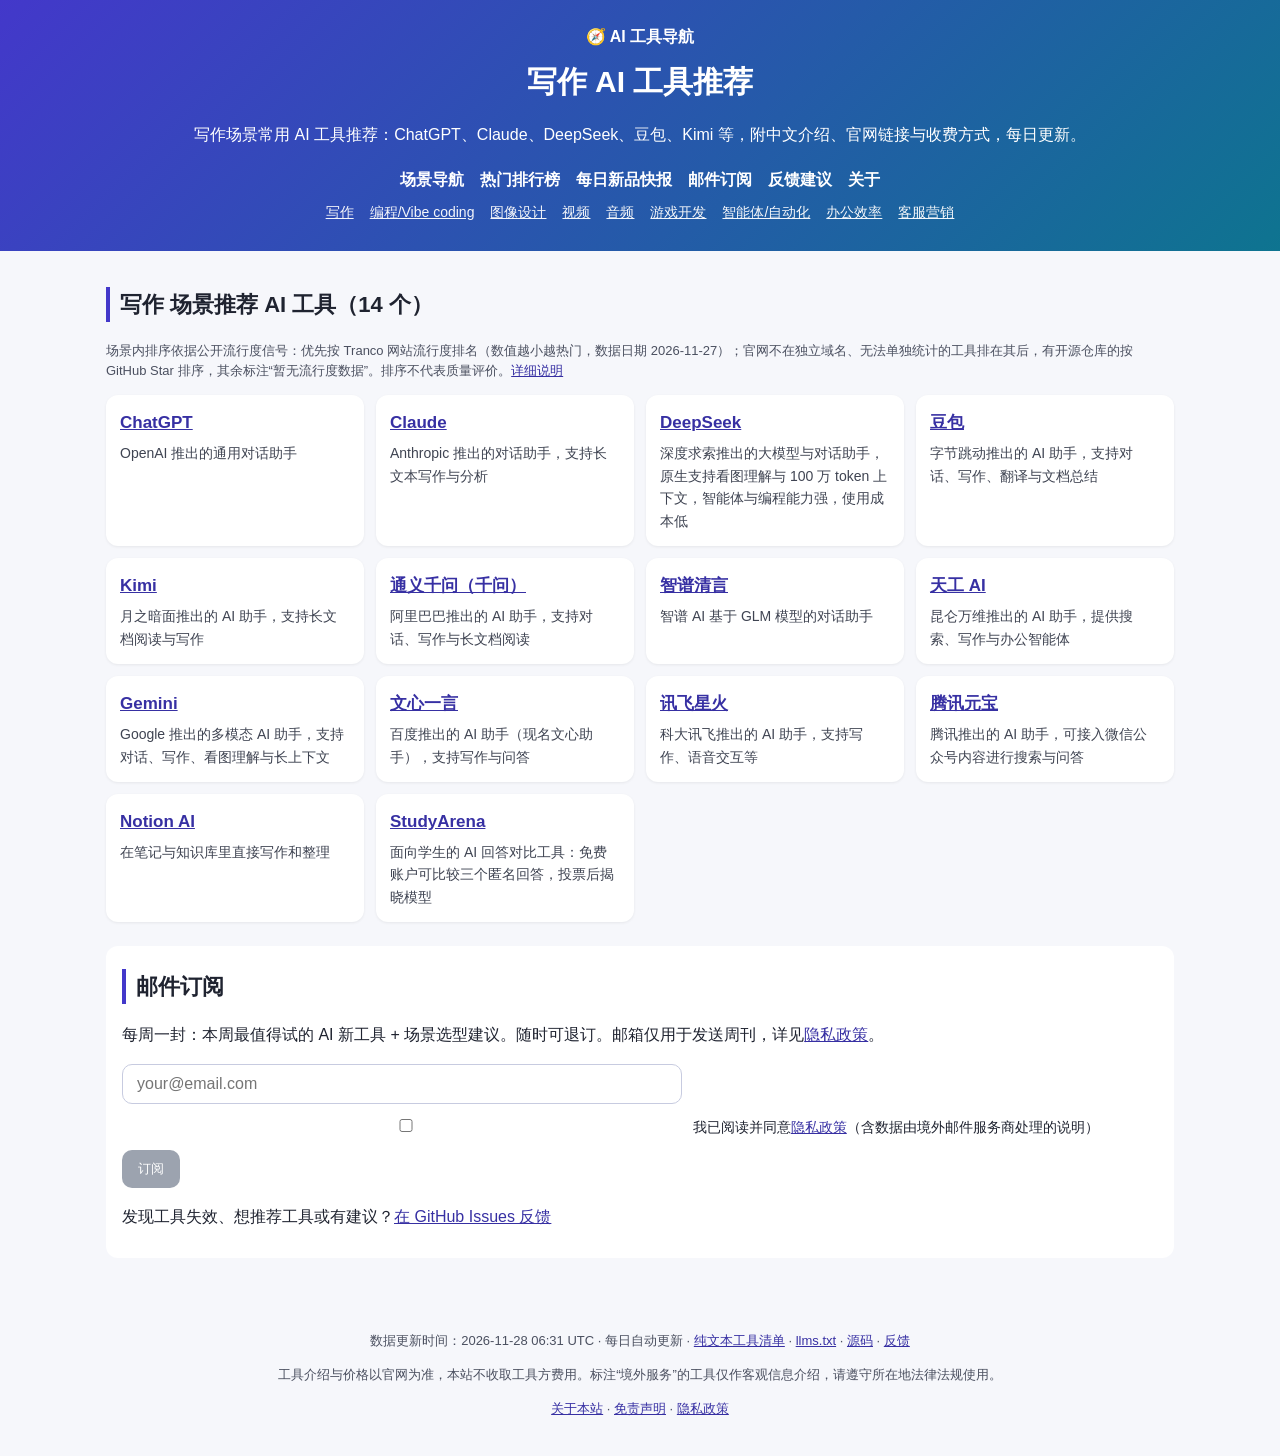
<file: s/writing.html>
<!doctype html><html lang="zh-CN"><head><meta charset="utf-8"><meta name="viewport" content="width=device-width,initial-scale=1">
<title>写作 AI 工具推荐 | AI 工具导航</title><meta name="description" content="写作场景常用 AI 工具推荐：ChatGPT、Claude、DeepSeek、豆包、Kimi 等，附中文介绍、官网链接与收费方式，每日更新。"><meta name="keywords" content="写作AI工具,写作AI,AI工具推荐,AI工具导航">
<link rel="canonical" href="https://nyxk7.github.io/ai-tools-nav/s/writing.html"><meta name="robots" content="index,follow"><meta name="applicable-device" content="pc,mobile">
<meta property="og:type" content="website"><meta property="og:locale" content="zh_CN"><meta property="og:site_name" content="AI 工具导航">
<meta property="og:title" content="写作 AI 工具推荐 | AI 工具导航"><meta property="og:description" content="写作场景常用 AI 工具推荐：ChatGPT、Claude、DeepSeek、豆包、Kimi 等，附中文介绍、官网链接与收费方式，每日更新。"><meta property="og:url" content="https://nyxk7.github.io/ai-tools-nav/s/writing.html">
<meta name="theme-color" content="#4f46e5"><link rel="icon" href="../favicon.svg">
<link rel="stylesheet" href="../style.css"><script type="application/ld+json">{"@context": "https://schema.org", "@type": "BreadcrumbList", "itemListElement": [{"@type": "ListItem", "position": 1, "name": "AI 工具导航", "item": "https://nyxk7.github.io/ai-tools-nav/"}, {"@type": "ListItem", "position": 2, "name": "写作", "item": "https://nyxk7.github.io/ai-tools-nav/s/writing.html"}]}</script><script type="application/ld+json">{"@context": "https://schema.org", "@type": "ItemList", "name": "写作 AI 工具", "numberOfItems": 14, "itemListElement": [{"@type": "ListItem", "position": 1, "item": {"@type": "SoftwareApplication", "name": "ChatGPT", "url": "https://chatgpt.com", "description": "OpenAI 推出的通用对话助手", "applicationCategory": "AI 工具", "offers": {"@type": "Offer", "price": "0", "priceCurrency": "CNY"}}}, {"@type": "ListItem", "position": 2, "item": {"@type": "SoftwareApplication", "name": "Claude", "url": "https://claude.ai", "description": "Anthropic 推出的对话助手，支持长文本写作与分析", "applicationCategory": "AI 工具", "offers": {"@type": "Offer", "price": "0", "priceCurrency": "CNY"}}}, {"@type": "ListItem", "position": 3, "item": {"@type": "SoftwareApplication", "name": "DeepSeek", "url": "https://www.deepseek.com", "description": "深度求索推出的大模型与对话助手，原生支持看图理解与 100 万 token 上下文，智能体与编程能力强，使用成本低", "applicationCategory": "AI 工具", "offers": {"@type": "Offer", "price": "0", "priceCurrency": "CNY"}}}, {"@type": "ListItem", "position": 4, "item": {"@type": "SoftwareApplication", "name": "豆包", "url": "https://www.doubao.com", "description": "字节跳动推出的 AI 助手，支持对话、写作、翻译与文档总结", "applicationCategory": "AI 工具", "offers": {"@type": "Offer", "price": "0", "priceCurrency": "CNY"}}}, {"@type": "ListItem", "position": 5, "item": {"@type": "SoftwareApplication", "name": "Kimi", "url": "https://www.kimi.com", "description": "月之暗面推出的 AI 助手，支持长文档阅读与写作", "applicationCategory": "AI 工具", "offers": {"@type": "Offer", "price": "0", "priceCurrency": "CNY"}}}, {"@type": "ListItem", "position": 6, "item": {"@type": "SoftwareApplication", "name": "通义千问（千问）", "url": "https://www.qianwen.com", "description": "阿里巴巴推出的 AI 助手，支持对话、写作与长文档阅读", "applicationCategory": "AI 工具", "offers": {"@type": "Offer", "price": "0", "priceCurrency": "CNY"}}}, {"@type": "ListItem", "position": 7, "item": {"@type": "SoftwareApplication", "name": "智谱清言", "url": "https://chatglm.cn", "description": "智谱 AI 基于 GLM 模型的对话助手", "applicationCategory": "AI 工具", "offers": {"@type": "Offer", "price": "0", "priceCurrency": "CNY"}}}, {"@type": "ListItem", "position": 8, "item": {"@type": "SoftwareApplication", "name": "天工 AI", "url": "https://www.tiangong.cn", "description": "昆仑万维推出的 AI 助手，提供搜索、写作与办公智能体", "applicationCategory": "AI 工具", "offers": {"@type": "Offer", "price": "0", "priceCurrency": "CNY"}}}, {"@type": "ListItem", "position": 9, "item": {"@type": "SoftwareApplication", "name": "Gemini", "url": "https://gemini.google.com", "description": "Google 推出的多模态 AI 助手，支持对话、写作、看图理解与长上下文", "applicationCategory": "AI 工具", "offers": {"@type": "Offer", "price": "0", "priceCurrency": "CNY"}}}, {"@type": "ListItem", "position": 10, "item": {"@type": "SoftwareApplication", "name": "文心一言", "url": "https://yiyan.baidu.com", "description": "百度推出的 AI 助手（现名文心助手），支持写作与问答", "applicationCategory": "AI 工具", "offers": {"@type": "Offer", "price": "0", "priceCurrency": "CNY"}}}, {"@type": "ListItem", "position": 11, "item": {"@type": "SoftwareApplication", "name": "讯飞星火", "url": "https://xinghuo.xfyun.cn", "description": "科大讯飞推出的 AI 助手，支持写作、语音交互等", "applicationCategory": "AI 工具", "offers": {"@type": "Offer", "price": "0", "priceCurrency": "CNY"}}}, {"@type": "ListItem", "position": 12, "item": {"@type": "SoftwareApplication", "name": "腾讯元宝", "url": "https://yuanbao.tencent.com", "description": "腾讯推出的 AI 助手，可接入微信公众号内容进行搜索与问答", "applicationCategory": "AI 工具", "offers": {"@type": "Offer", "price": "0", "priceCurrency": "CNY"}}}, {"@type": "ListItem", "position": 13, "item": {"@type": "SoftwareApplication", "name": "Notion AI", "url": "https://www.notion.so/product/ai", "description": "在笔记与知识库里直接写作和整理", "applicationCategory": "AI 工具"}}, {"@type": "ListItem", "position": 14, "item": {"@type": "SoftwareApplication", "name": "StudyArena", "url": "https://studyarena.com", "description": "面向学生的 AI 回答对比工具：免费账户可比较三个匿名回答，投票后揭晓模型", "applicationCategory": "AI 工具", "offers": {"@type": "Offer", "price": "0", "priceCurrency": "CNY"}}}]}</script></head><body>
<a class="skip" href="#main">跳到正文</a>
<header><p class="logo"><a href="../">🧭 AI 工具导航</a></p><h1>写作 AI 工具推荐</h1><p>写作场景常用 AI 工具推荐：ChatGPT、Claude、DeepSeek、豆包、Kimi 等，附中文介绍、官网链接与收费方式，每日更新。</p>
<nav aria-label="主导航"><a href="../#scenes">场景导航</a><a href="../#rank">热门排行榜</a><a href="../#daily">每日新品快报</a><a href="../#subscribe">邮件订阅</a><a href="https://github.com/NyxK7/ai-tools-nav/issues/new/choose" target="_blank" rel="noopener">反馈建议</a><a href="../about.html">关于</a></nav>
<nav class="scn" aria-label="业务场景"><a href="../s/writing.html">写作</a><a href="../s/coding.html">编程/Vibe coding</a><a href="../s/image.html">图像设计</a><a href="../s/video.html">视频</a><a href="../s/audio.html">音频</a><a href="../s/gamedev.html">游戏开发</a><a href="../s/agents.html">智能体/自动化</a><a href="../s/productivity.html">办公效率</a><a href="../s/marketing.html">客服营销</a></nav></header>
<main id="main"><section aria-labelledby="h-s"><h2 id="h-s">写作 场景推荐 AI 工具（14 个）</h2><p class="note">场景内排序依据公开流行度信号：优先按 Tranco 网站流行度排名（数值越小越热门，数据日期 2026-11-27）；官网不在独立域名、无法单独统计的工具排在其后，有开源仓库的按 GitHub Star 排序，其余标注“暂无流行度数据”。排序不代表质量评价。<a href="../about.html#rank-method">详细说明</a></p><ul class="grid"><li class="card" data-k="chatgpt openai 推出的通用对话助手"><h3><a href="https://chatgpt.com" target="_blank" rel="noopener">ChatGPT</a></h3><p>OpenAI 推出的通用对话助手</p></li><li class="card" data-k="claude anthropic 推出的对话助手，支持长文本写作与分析"><h3><a href="https://claude.ai" target="_blank" rel="noopener">Claude</a></h3><p>Anthropic 推出的对话助手，支持长文本写作与分析</p></li><li class="card" data-k="deepseek 深度求索推出的大模型与对话助手，原生支持看图理解与 100 万 token 上下文，智能体与编程能力强，使用成本低"><h3><a href="https://www.deepseek.com" target="_blank" rel="noopener">DeepSeek</a></h3><p>深度求索推出的大模型与对话助手，原生支持看图理解与 100 万 token 上下文，智能体与编程能力强，使用成本低</p></li><li class="card" data-k="豆包 字节跳动推出的 ai 助手，支持对话、写作、翻译与文档总结"><h3><a href="https://www.doubao.com" target="_blank" rel="noopener">豆包</a></h3><p>字节跳动推出的 AI 助手，支持对话、写作、翻译与文档总结</p></li><li class="card" data-k="kimi 月之暗面推出的 ai 助手，支持长文档阅读与写作"><h3><a href="https://www.kimi.com" target="_blank" rel="noopener">Kimi</a></h3><p>月之暗面推出的 AI 助手，支持长文档阅读与写作</p></li><li class="card" data-k="通义千问（千问） 阿里巴巴推出的 ai 助手，支持对话、写作与长文档阅读"><h3><a href="https://www.qianwen.com" target="_blank" rel="noopener">通义千问（千问）</a></h3><p>阿里巴巴推出的 AI 助手，支持对话、写作与长文档阅读</p></li><li class="card" data-k="智谱清言 智谱 ai 基于 glm 模型的对话助手"><h3><a href="https://chatglm.cn" target="_blank" rel="noopener">智谱清言</a></h3><p>智谱 AI 基于 GLM 模型的对话助手</p></li><li class="card" data-k="天工 ai 昆仑万维推出的 ai 助手，提供搜索、写作与办公智能体"><h3><a href="https://www.tiangong.cn" target="_blank" rel="noopener">天工 AI</a></h3><p>昆仑万维推出的 AI 助手，提供搜索、写作与办公智能体</p></li><li class="card" data-k="gemini google 推出的多模态 ai 助手，支持对话、写作、看图理解与长上下文"><h3><a href="https://gemini.google.com" target="_blank" rel="noopener">Gemini</a></h3><p>Google 推出的多模态 AI 助手，支持对话、写作、看图理解与长上下文</p></li><li class="card" data-k="文心一言 百度推出的 ai 助手（现名文心助手），支持写作与问答"><h3><a href="https://yiyan.baidu.com" target="_blank" rel="noopener">文心一言</a></h3><p>百度推出的 AI 助手（现名文心助手），支持写作与问答</p></li><li class="card" data-k="讯飞星火 科大讯飞推出的 ai 助手，支持写作、语音交互等"><h3><a href="https://xinghuo.xfyun.cn" target="_blank" rel="noopener">讯飞星火</a></h3><p>科大讯飞推出的 AI 助手，支持写作、语音交互等</p></li><li class="card" data-k="腾讯元宝 腾讯推出的 ai 助手，可接入微信公众号内容进行搜索与问答"><h3><a href="https://yuanbao.tencent.com" target="_blank" rel="noopener">腾讯元宝</a></h3><p>腾讯推出的 AI 助手，可接入微信公众号内容进行搜索与问答</p></li><li class="card" data-k="notion ai 在笔记与知识库里直接写作和整理"><h3><a href="https://www.notion.so/product/ai" target="_blank" rel="noopener">Notion AI</a></h3><p>在笔记与知识库里直接写作和整理</p></li><li class="card" data-k="studyarena 面向学生的 ai 回答对比工具：免费账户可比较三个匿名回答，投票后揭晓模型"><h3><a href="https://studyarena.com" target="_blank" rel="noopener">StudyArena</a></h3><p>面向学生的 AI 回答对比工具：免费账户可比较三个匿名回答，投票后揭晓模型</p></li></ul></section><section id="subscribe" aria-labelledby="h-sub"><h2 id="h-sub">邮件订阅</h2><p>每周一封：本周最值得试的 AI 新工具 + 场景选型建议。随时可退订。邮箱仅用于发送周刊，详见<a href="../privacy.html">隐私政策</a>。</p>
<form class="sub" id="subf" action="https://ai-tools-nav-seven-pearl.vercel.app/api/subscribe" method="post"><label for="em" class="sr">邮箱地址</label><input id="em" name="email" type="email" placeholder="your@email.com" required maxlength="254" autocomplete="email"><input type="text" name="website" tabindex="-1" autocomplete="off" aria-hidden="true" style="position:absolute;left:-9999px" title="请勿填写"><label class="agree"><input type="checkbox" name="agree" required> 我已阅读并同意<a href="../privacy.html">隐私政策</a>（含数据由境外邮件服务商处理的说明）</label><button type="submit">订阅</button></form>
<p id="subm" role="status" aria-live="polite"></p>
<p>发现工具失效、想推荐工具或有建议？<a href="https://github.com/NyxK7/ai-tools-nav/issues/new/choose" target="_blank" rel="noopener">在 GitHub Issues 反馈</a></p></section></main>
<footer><p>数据更新时间：2026-11-28 06:31 UTC · 每日自动更新 · <a href="../tools.md">纯文本工具清单</a> · <a href="../llms.txt">llms.txt</a> · <a href="https://github.com/NyxK7/ai-tools-nav">源码</a> · <a href="https://github.com/NyxK7/ai-tools-nav/issues/new/choose" target="_blank" rel="noopener">反馈</a></p>
<p>工具介绍与价格以官网为准，本站不收取工具方费用。标注“境外服务”的工具仅作客观信息介绍，请遵守所在地法律法规使用。</p><p><a href="../about.html">关于本站</a> · <a href="../disclaimer.html">免责声明</a> · <a href="../privacy.html">隐私政策</a></p></footer><script src="../app.js" defer></script><script>if(/\.vercel\.app$/.test(location.hostname)){var s=document.createElement("script");s.defer=1;s.src="/_vercel/insights/script.js";document.head.appendChild(s)}</script></body></html>
</file>
<file: style.css>
*{box-sizing:border-box}html{-webkit-text-size-adjust:100%}
body{margin:0;font-family:-apple-system,BlinkMacSystemFont,"PingFang SC","Hiragino Sans GB","Microsoft YaHei","Noto Sans CJK SC",sans-serif;background:#f6f7fb;color:#1f2330;line-height:1.6}
a{color:#3730a3}.skip{position:absolute;left:-999px}.skip:focus{left:8px;top:8px;background:#fff;padding:6px;z-index:9}
.sr{position:absolute;width:1px;height:1px;overflow:hidden;clip:rect(0 0 0 0)}
header{background:linear-gradient(135deg,#4338ca,#0e7490);color:#fff;padding:24px 16px;text-align:center}
header a{color:#fff}.logo{margin:0;font-weight:700}.logo a{text-decoration:none}header h1{margin:8px 0;font-size:clamp(20px,5vw,30px)}
nav a{display:inline-block;margin:4px 8px;font-weight:600;text-decoration:none}nav.scn a{font-weight:400;font-size:14px;opacity:.95;text-decoration:underline}
main{max-width:1100px;margin:auto;padding:12px 16px}section{margin:24px 0}h2{border-left:4px solid #4338ca;padding-left:10px;font-size:22px}
h3,h4{font-size:17px;margin:0}.scene>h3{margin:18px 0 10px}small{color:#5b6070;font-weight:400;font-size:13px}
.note{color:#4b5060;font-size:13px}.search{position:sticky;top:0;z-index:2;background:#f6f7fb;padding:8px 0}
#q,.sub input{width:100%;max-width:560px;padding:10px 14px;border-radius:10px;border:1px solid #c7cbe0;font-size:16px}
.grid{list-style:none;padding:0;margin:0;display:grid;grid-template-columns:repeat(auto-fill,minmax(250px,1fr));gap:12px}
.card{background:#fff;border-radius:12px;padding:14px;box-shadow:0 1px 3px #0001;display:flex;flex-direction:column;gap:6px;min-width:0}
.card h4 a{color:#1f2330;text-decoration:none;word-break:break-word}.card h4 a:hover,.card h4 a:focus{color:#4338ca;text-decoration:underline}
.card p{margin:0;font-size:14px;color:#3f4452;word-break:break-word}.tag{font-size:12px;background:#eef;color:#3730a3;border-radius:6px;padding:2px 6px;align-self:flex-start}
.new{font-size:11px;background:#dc2626;color:#fff;border-radius:6px;padding:1px 5px;margin-left:6px;vertical-align:middle}
.rank{background:#fff;border-radius:12px;padding:12px 12px 12px 44px}.rank li{padding:8px 0;border-bottom:1px solid #eee}.rank li span{float:right;color:#b45309;font-weight:600}
.sub{display:flex;gap:8px;flex-wrap:wrap}.sub button{padding:10px 16px;border-radius:10px;border:0;background:#9ca3af;color:#fff}
#subscribe{background:#fff;border-radius:12px;padding:4px 16px 12px}footer{text-align:center;color:#4b5060;font-size:13px;padding:24px 16px}
[hidden]{display:none!important}
.tag.intl{color:#92400e}
.agree{display:block;width:100%;font-size:.85em;margin:.3em 0}
.doc{max-width:760px;line-height:1.75}
</file>
